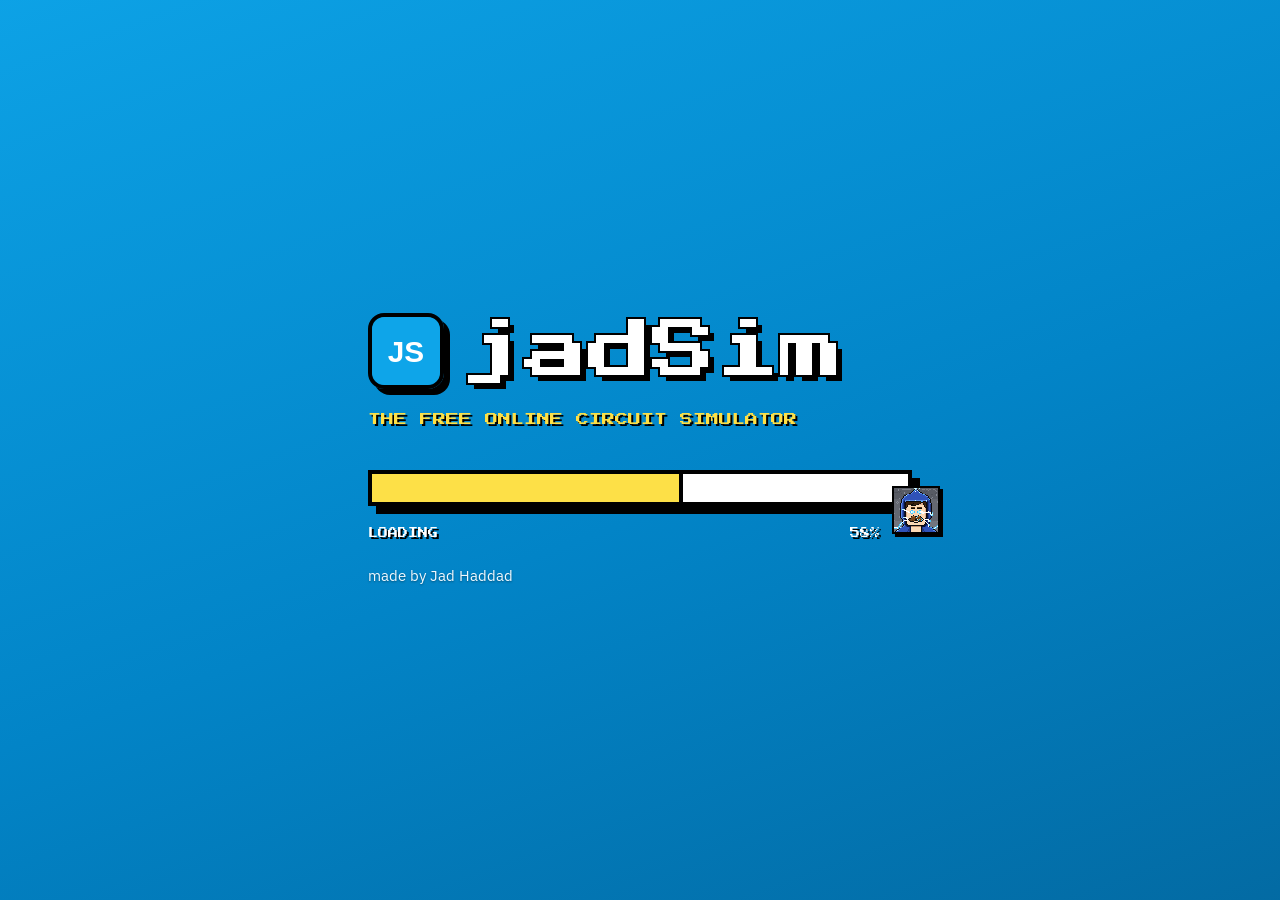
<file: jadsim/index.html>
<!doctype html>
<html lang="en">
  <head>
    <meta charset="UTF-8" />
    <link rel="icon" type="image/png" href="./favicon.png" />
    <meta name="viewport" content="width=device-width, initial-scale=1.0" />
    <title>jadSim · made by Jad Haddad</title>
    <meta name="description" content="jadSim: a circuit simulator in the browser, made by Jad Haddad." />
    <meta property="og:type" content="website" />
    <meta property="og:site_name" content="Jad Haddad" />
    <meta property="og:title" content="jadSim · the free online circuit simulator" />
    <meta property="og:description" content="A circuit simulator that runs in your browser, made by Jad Haddad." />
    <meta property="og:url" content="https://www.jad-haddad.com/jadsim/" />
    <meta property="og:image" content="https://www.jad-haddad.com/jadsim/og-image.png?v=1" />
    <meta property="og:image:secure_url" content="https://www.jad-haddad.com/jadsim/og-image.png?v=1" />
    <meta property="og:image:type" content="image/png" />
    <meta property="og:image:width" content="1200" />
    <meta property="og:image:height" content="630" />
    <meta property="og:image:alt" content="jadSim, the free online circuit simulator, made by Jad Haddad" />
    <meta name="twitter:card" content="summary_large_image" />
    <meta name="twitter:title" content="jadSim · the free online circuit simulator" />
    <meta name="twitter:description" content="A circuit simulator that runs in your browser, made by Jad Haddad." />
    <meta name="twitter:image" content="https://www.jad-haddad.com/jadsim/og-image.png?v=1" />
    <script>
      // Apply the saved (or system) theme before the first paint, so dark mode never flashes white.
      try {
        var saved = localStorage.getItem('jadsim-theme');
        var dark = saved ? saved === 'dark' : matchMedia('(prefers-color-scheme: dark)').matches;
        if (dark) document.documentElement.classList.add('dark');
      } catch (e) {}
    </script>
    <script type="module" crossorigin src="./assets/index-BvW4fHUF.js"></script>
    <link rel="stylesheet" crossorigin href="./assets/index-B0g39QPf.css">
    <link rel="preload" as="image" href="./assets/jad-thumbs-BeWxXW-W.png">
  </head>
  <body>
    <div id="root"></div>
  </body>
</html>
</file>
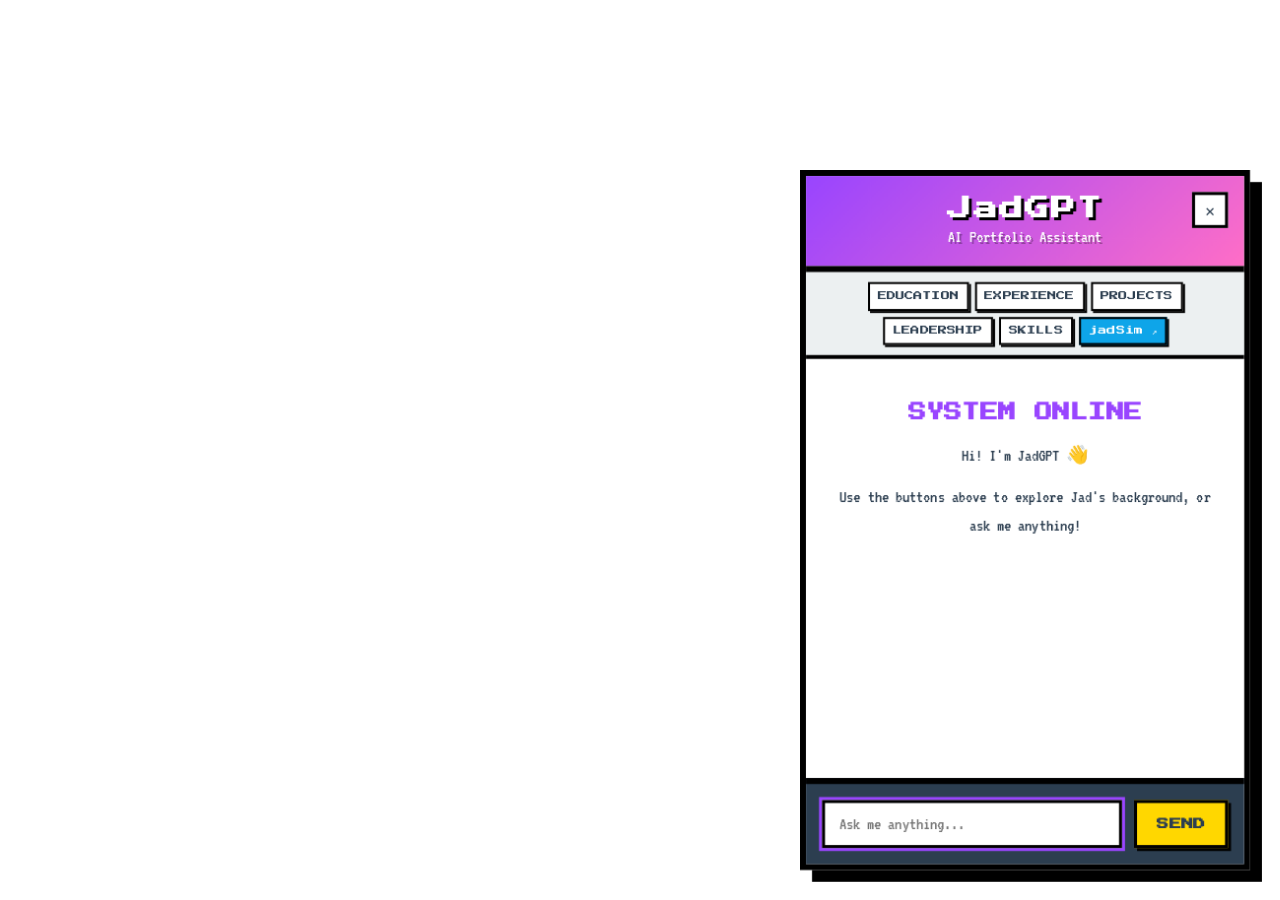
<file: jadgpt-chatbot.html>
<!DOCTYPE html>
<html lang="en">
<head>
    <meta charset="UTF-8">
    <meta name="viewport" content="width=device-width, initial-scale=1.0">
    <title>JadGPT - AI Assistant</title>
    <link rel="preconnect" href="https://fonts.googleapis.com">
    <link rel="preconnect" href="https://fonts.gstatic.com" crossorigin>
    <link href="https://fonts.googleapis.com/css2?family=Press+Start+2P&family=VT323&display=swap" rel="stylesheet">
    <style>
        * {
            margin: 0;
            padding: 0;
            box-sizing: border-box;
        }

        :root {
            --primary-purple: #9945FF;
            --accent-pink: #FF6EC7;
            --accent-yellow: #FFD700;
            --dark-navy: #2C3E50;
            --darker-navy: #1a252f;
            --bg-light: #ecf0f1;
            --text-dark: #2c3e50;
            --text-light: #ecf0f1;
            --border-thick: #000;
            --success: #00ff41;
        }

        body {
            font-family: 'VT323', monospace;
            background: transparent;
            color: var(--text-dark);
            margin: 0;
            padding: 0;
        }

        /* Chat Container */
        .chat-container {
            width: 100%;
            max-width: 450px;
            height: 700px;
            max-height: calc(100vh - 42px);
            background: white;
            border: 6px solid var(--border-thick);
            box-shadow: 12px 12px 0px var(--border-thick);
            display: flex;
            flex-direction: column;
            position: fixed;
            bottom: 30px;
            right: 30px;
            z-index: 9998;
            transform-origin: bottom right;
            animation: expandFromButton 0.38s cubic-bezier(.22, 1, .36, 1) both;
            will-change: transform, opacity;
        }

        .chat-container.closing {
            animation: collapseToButton 0.26s cubic-bezier(.55, 0, .75, .2) both;
        }

        /* Open: grow out of the JadGPT button's corner (bottom right) with a slight overshoot; close shrinks back into it.
           Starts from a small scale, not zero, and fades quickly so nothing pops or flickers. */
        @keyframes expandFromButton {
            0%   { opacity: 0; transform: scale(.12); }
            35%  { opacity: 1; }
            70%  { transform: scale(1.015); }
            100% { opacity: 1; transform: scale(1); }
        }

        @keyframes collapseToButton {
            0%   { opacity: 1; transform: scale(1); }
            65%  { opacity: 1; }
            100% { opacity: 0; transform: scale(.12); }
        }

        /* Header */
        .chat-header {
            background: linear-gradient(135deg, var(--primary-purple) 0%, var(--accent-pink) 100%);
            padding: 20px;
            border-bottom: 6px solid var(--border-thick);
            text-align: center;
            position: relative;
        }

        .chat-header h1 {
            font-family: 'Press Start 2P', monospace;
            font-size: 24px;
            color: white;
            text-shadow: 3px 3px 0px var(--border-thick);
            letter-spacing: 2px;
            margin-bottom: 8px;
        }

        .chat-header p {
            font-size: 18px;
            color: white;
            text-shadow: 2px 2px 0px rgba(0, 0, 0, 0.3);
        }

        .close-button {
            position: absolute;
            top: 16px;
            right: 16px;
            width: 36px;
            height: 36px;
            background: white;
            border: 3px solid var(--border-thick);
            cursor: pointer;
            font-family: 'Press Start 2P', monospace;
            font-size: 16px;
            display: flex;
            align-items: center;
            justify-content: center;
            transition: background 0.15s;
            color: var(--text-dark);
        }

        .close-button:hover {
            background: var(--accent-yellow);
        }

        /* Navigation Menu */
        .nav-menu {
            display: flex;
            flex-wrap: wrap;
            justify-content: center;
            gap: 6px;
            padding: 10px 12px;
            background: var(--bg-light);
            border-bottom: 4px solid var(--border-thick);
        }

        .nav-button {
            background: white;
            border: 2px solid var(--border-thick);
            padding: 6px 8px;
            font-family: 'Press Start 2P', monospace;
            font-size: 9px;
            cursor: pointer;
            transition: all 0.15s;
            box-shadow: 2px 2px 0px var(--border-thick);
            color: var(--text-dark);
            text-align: center;
            line-height: 1.4;
        }

        .nav-button:hover {
            transform: translate(-1px, -1px);
            box-shadow: 3px 3px 0px var(--border-thick);
            background: var(--accent-yellow);
        }

        .nav-button:active {
            transform: translate(1px, 1px);
            box-shadow: 1px 1px 0px var(--border-thick);
        }

        .offer-choices {
            display: flex;
            flex-wrap: wrap;
            gap: 6px;
            margin-top: 10px;
        }

        .nav-button.jadsim {
            background: #0ea5e9;
            color: white;
        }

        .nav-button.active {
            background: var(--primary-purple);
            color: white;
        }

        /* Sub Menu */
        .sub-menu {
            display: none;
            flex-wrap: wrap;
            gap: 6px;
            padding: 8px 12px;
            background: rgba(153, 69, 255, 0.1);
            border-bottom: 4px solid var(--border-thick);
        }

        .sub-menu.active {
            display: flex;
        }

        .sub-menu-button {
            background: white;
            border: 2px solid var(--border-thick);
            padding: 3px 8px;
            font-family: 'VT323', monospace;
            font-size: 16px;
            cursor: pointer;
            transition: all 0.15s;
            box-shadow: 2px 2px 0px var(--border-thick);
            color: var(--text-dark);
            text-align: left;
        }

        .sub-menu-button:hover {
            transform: translate(-1px, -1px);
            box-shadow: 3px 3px 0px var(--border-thick);
            background: var(--accent-yellow);
        }

        /* Messages Area */
        .chat-messages {
            flex: 1;
            overflow-y: auto;
            padding: 16px;
            display: flex;
            flex-direction: column;
            gap: 12px;
            background: white;
        }

        .chat-messages::-webkit-scrollbar {
            width: 10px;
        }

        .chat-messages::-webkit-scrollbar-track {
            background: var(--bg-light);
            border-left: 3px solid var(--border-thick);
        }

        .chat-messages::-webkit-scrollbar-thumb {
            background: var(--primary-purple);
            border: 2px solid var(--border-thick);
        }

        /* Message Bubbles */
        .message {
            display: flex;
            gap: 12px;
            animation: messageSlide 0.2s ease-out;
            max-width: 90%;
        }

        @keyframes messageSlide {
            from { opacity: 0; transform: translateY(10px); }
            to { opacity: 1; transform: translateY(0); }
        }

        .message.user {
            align-self: flex-end;
            flex-direction: row-reverse;
        }

        .message-avatar {
            width: 40px;
            height: 40px;
            min-width: 40px;
            border: 3px solid var(--border-thick);
            display: flex;
            align-items: center;
            justify-content: center;
            font-family: 'Press Start 2P', monospace;
            font-size: 16px;
            background: white;
            box-shadow: 3px 3px 0px var(--border-thick);
        }

        .message.user .message-avatar {
            background: var(--accent-yellow);
            color: var(--text-dark);
        }

        .message.assistant .message-avatar {
            background-color: var(--primary-purple);
            background-image: url('/images/AI_pixel_floating-sm.png');
            background-repeat: no-repeat;
            background-position: center;
            background-size: contain;
            color: transparent;
        }

        .message-content {
            background: white;
            padding: 12px 14px;
            border: 3px solid var(--border-thick);
            box-shadow: 3px 3px 0px var(--border-thick);
            font-size: 18px;
            line-height: 1.5;
        }

        .message.user .message-content {
            background: var(--bg-light);
        }

        /* Typing Indicator */
        .typing-indicator {
            display: flex;
            gap: 8px;
            padding: 12px;
        }

        .typing-dot {
            width: 10px;
            height: 10px;
            background: var(--primary-purple);
            border: 2px solid var(--border-thick);
            animation: typing 1.2s infinite;
        }

        .typing-dot:nth-child(2) { animation-delay: 0.15s; }
        .typing-dot:nth-child(3) { animation-delay: 0.3s; }

        @keyframes typing {
            0%, 60%, 100% { transform: translateY(0); }
            30% { transform: translateY(-10px); }
        }

        /* Input Area */
        .chat-input-container {
            padding: 16px;
            background: var(--dark-navy);
            border-top: 6px solid var(--border-thick);
            display: flex;
            gap: 12px;
        }

        .chat-input {
            flex: 1;
            background: white;
            border: 3px solid var(--border-thick);
            padding: 12px 14px;
            color: var(--text-dark);
            font-family: 'VT323', monospace;
            font-size: 18px;
            outline: none;
        }

        .chat-input:focus {
            box-shadow: 0 0 0 3px var(--primary-purple);
        }

        .send-button {
            background: var(--accent-yellow);
            border: 3px solid var(--border-thick);
            color: var(--text-dark);
            padding: 12px 20px;
            font-family: 'Press Start 2P', monospace;
            font-size: 12px;
            cursor: pointer;
            transition: all 0.15s;
            box-shadow: 3px 3px 0px var(--border-thick);
            font-weight: bold;
        }

        .send-button:hover:not(:disabled) {
            transform: translate(-2px, -2px);
            box-shadow: 5px 5px 0px var(--border-thick);
            background: var(--primary-purple);
            color: white;
        }

        .send-button:active:not(:disabled) {
            transform: translate(1px, 1px);
            box-shadow: 2px 2px 0px var(--border-thick);
        }

        .send-button:disabled {
            opacity: 0.5;
            cursor: not-allowed;
        }

        /* Welcome Message */
        .welcome-message {
            text-align: center;
            padding: 24px 16px;
        }

        .welcome-message h2 {
            font-family: 'Press Start 2P', monospace;
            font-size: 18px;
            margin-bottom: 16px;
            color: var(--primary-purple);
            line-height: 1.5;
        }

        .welcome-message p {
            font-size: 18px;
            line-height: 1.6;
            margin-bottom: 12px;
            color: var(--text-dark);
        }

        /* Error Message */
        .error-message {
            background: #ffebee;
            border: 3px solid #c62828;
            padding: 12px;
            margin: 12px 0;
            font-size: 16px;
            color: #c62828;
            box-shadow: 3px 3px 0px var(--border-thick);
        }

        /* Phone layout: switched on by the parent page (the iframe itself is narrow on desktop too) */
        body.m {
            .chat-container {
                width: calc(100vw - 20px);
                height: calc(100vh - 20px);
                max-width: calc(100vw - 20px);
                bottom: 10px;
                right: 10px;
                border: 4px solid var(--border-thick);
                box-shadow: 8px 8px 0px var(--border-thick);
            }

            .chat-header {
                padding: 16px;
            }

            .chat-header h1 {
                font-size: 18px;
            }

            .chat-header p {
                font-size: 14px;
            }

            .nav-menu {
                gap: 5px;
                padding: 8px;
            }

            .nav-button {
                font-size: 8px;
                padding: 6px 7px;
            }

            .sub-menu-button {
                font-size: 15px;
            }

            .message-content {
                font-size: 16px;
            }

            .send-button {
                padding: 12px 16px;
                font-size: 10px;
            }
        }

        /* Hidden class */
        .hidden {
            display: none !important;
        }
    </style>
</head>
<body>
    <div class="chat-container" id="chatContainer" style="display: none;">
        <div class="chat-header">
            <button class="close-button" id="closeButton" onclick="closeChat()">✕</button>
            <h1>JadGPT</h1>
            <p>AI Portfolio Assistant</p>
        </div>

        <!-- Navigation Menu -->
        <div class="nav-menu">
            <button class="nav-button" onclick="handleNavClick('education', event)">EDUCATION</button>
            <button class="nav-button" onclick="handleNavClick('experience', event)">EXPERIENCE</button>
            <button class="nav-button" onclick="handleNavClick('projects', event)">PROJECTS</button>
            <button class="nav-button" onclick="handleNavClick('leadership', event)">LEADERSHIP</button>
            <button class="nav-button" onclick="handleNavClick('skills', event)">SKILLS</button>
            <button class="nav-button jadsim" onclick="openJadSim()">jadSim ↗</button>
        </div>

        <!-- Sub Menus -->
        <div class="sub-menu" id="experienceSubMenu">
            <button class="sub-menu-button" onclick="askAbout('Tell me about ZKK Consulting')">ZKK Consulting</button>
            <button class="sub-menu-button" onclick="askAbout('Tell me about Oncor')">Oncor Electric Delivery</button>
        </div>

        <div class="sub-menu" id="projectsSubMenu">
            <button class="sub-menu-button" onclick="askAbout('Tell me about Vyrex')">Vyrex</button>
            <button class="sub-menu-button" onclick="askAbout('Tell me about Smart Table Solutions')">Smart Table Solutions</button>
            <button class="sub-menu-button" onclick="askAbout('Tell me about SoilSense')">SoilSense</button>
            <button class="sub-menu-button" onclick="askAbout('Tell me about the Wi-Fi Desk Buddy')">Wi-Fi Desk Buddy</button>
        </div>

        <div class="sub-menu" id="leadershipSubMenu">
            <button class="sub-menu-button" onclick="askAbout('Tell me about IEEE-TAMU')">Institute of Electrical and Electronics Engineers</button>
            <button class="sub-menu-button" onclick="askAbout('Tell me about FEAST')">Freshmen Exemplifying Aggie Spirit Together</button>
            <button class="sub-menu-button" onclick="askAbout('Tell me about PAID')">Professional Association of Industrial Distribution</button>
        </div>

        <div class="chat-messages" id="chatMessages">
            <div class="welcome-message">
                <h2>SYSTEM ONLINE</h2>
                <p>Hi! I'm JadGPT 👋</p>
                <p>Use the buttons above to explore Jad's background, or ask me anything!</p>
            </div>
        </div>

        <div class="chat-input-container">
            <input 
                type="text" 
                class="chat-input" 
                id="userInput" 
                placeholder="Ask me anything..."
                onkeypress="handleKeyPress(event)"
            >
            <button class="send-button" id="sendButton" onclick="sendMessage()">SEND</button>
        </div>
    </div>

    <script>

        
        // ============================================
        // ANALYTICS CONFIGURATION
        // ============================================
        // Replace this URL with your Google Apps Script web app URL
        const ANALYTICS_URL = 'https://script.google.com/macros/s/AKfycbzFl5QQslMwUgJzKGL3icLkDIABxUh3XKSliwAcE49QMsb38ZhF1Rx9eZWIQMdLG9prGw/exec';
        
        // Generate a unique session ID for this chat session
        const SESSION_ID = Date.now() + '_' + Math.random().toString(36).substr(2, 9);

        // Function to log conversation to Google Sheets
        async function logConversation(question, answer) {
            try {
                await fetch(ANALYTICS_URL, {
                    method: 'POST',
                    mode: 'no-cors', // Important for Google Apps Script
                    headers: {
                        'Content-Type': 'application/json',
                    },
                    body: JSON.stringify({
                        question: question,
                        answer: answer,
                        sessionId: SESSION_ID,
                        timestamp: new Date().toISOString()
                    })
                });
                console.log('Analytics logged successfully');
            } catch (error) {
                console.error('Failed to log analytics:', error);
                // Don't show error to user - analytics failure shouldn't break the chat
            }
        }

        
        // ============================================

        const RESUME_DATA = `
Name: Jad Haddad
Contact: jadkh6@gmail.com | +1-972-469-0231 | linkedin.com/in/jadksrahaddad | jad-haddad.com | zkkconsulting.com/team/#jad
Status: U.S. Citizen

EDUCATION:
- Bachelor of Science in Electronic Systems Engineering at Texas A&M University
- GPA: 3.3
- Aug. 2023 - Expected Graduation December 2027
- Relevant Coursework: Analog & Digital Electronics, Circuit Analysis, Microcontroller Architecture, Embedded Systems Software, Electronic Instrumentation, Electronics Testing, Electromagnetics & High-Frequency Systems, Power Systems & Circuits, Wireless Transmission Systems

WORK EXPERIENCE:

1. ZKK Consulting LLC - Co-Founder, Technical & Patent Research Lead (Aug. 2026 - Present)
   - Dallas-Fort Worth Metroplex, Texas
   - Co-founded an engineering research firm and built its technical practice spanning electronics, embedded systems, connected products, component and supply-chain landscapes, patent landscapes, and certification pathways, generating ~$15,000 within the first month of operation
   - Directs patent and prior-art research for clients across medical devices, electronics, and engineering-led hardware, mapping up to 15 patents in a single landscape across technical features, ownership, and status
   - Builds bottom-up TAM, SAM, and SOM models and competitive teardown analyses, translating component cost, supplier availability, and FCC and FDA certification pathways into a defensible market-entry cost and risk picture
   - ZKK Consulting is a market research and growth consulting firm ("Research That Makes The Next Decision Clearer"); Jad owns its technology and product research

2. Oncor Electric Delivery, Glen Rose Transmission - Protection & Control Engineering Intern (May 2026 - Aug. 2026)
   - Glen Rose, Texas
   - Programmed, configured, and field-tested 80+ protective relays spanning electromechanical, solid-state, and microprocessor-based generations, supporting protection and control across 345kV and 138kV transmission substations serving the Comanche Peak Nuclear Power Plant
   - Executed secondary current-injection and insulation-resistance testing on Doble, Arbiter, and Omicron test sets, validating pickup thresholds, trip paths, and scheme operation against approved settings
   - Delivered a technical capstone on capacitor-bank theory and application, presenting to 25+ directors and senior engineers and building 4 interactive HTML/SVG simulations adopted as a company-wide standard training reference

ENGINEERING PROJECTS:

0. jadSim - browser circuit simulator (jad-haddad.com/jadsim): What do you do when a tool you used goes offline? You make your own! When online support for Multisim ended, Jad built jadSim. Lab, test, and class-approved by Texas A&M high-frequency design and electronics professors. Multisim-style, MNA + Newton-Raphson engine in TypeScript/React, op-amp models, scope, function generator, multimeter, 71 known-answer tests (all passing)

1. Vyrex - Wrist-Worn Fall-Detection Wearable (Feb. 2026 - May 2026)
   - Founder, Hardware Lead in College Station, Texas
   - Architected a compact (~30 x 25 mm) 4-layer mixed-signal PCB through revision 3.0.0 in KiCad, integrating an ESP32-C3 Mini BLE microcontroller, LSM6DSV16XTR 6-axis IMU, Li-Po charge management, USB-C power regulation, and MOSFET-driven haptics with flyback protection
   - Ran a 3-way microcontroller trade study, selecting a pre-certified MCU module that eliminated FCC 47 CFR Part 15C intentional-radiator testing, saving ~$17,000 in testing fees
   - Ran fall-detection decision trees on the LSM6DSV16XTR Machine Learning Core and built a companion BLE app that retrained detection parameters from on-device gait data
   - Drove full BOM specification and sourcing across JLCPCB's vertical supply chain

2. Smart Table Solutions - Height-Adjustable Desk Control System (May 2025 - Jul 2025)
   - Founder, Self-Employed Electronics Engineer in McKinney, Texas
   - Engineered and sold an STM32-based motor-controlled table, generating ~$2,400 across 8 customer units at a 100% on-time fulfillment rate
   - Designed a 12VDC H-bridge motor driver with overcurrent protection, low-pass gate filtering, and closed-loop PWM speed control, validated in LTspice before board bring-up
   - Laid out a modular KiCad PCB with expansion interfaces, programmed the firmware, and co-developed the enclosure in Solid Edge

3. SoilSense - Automated Irrigation Controller (Apr 2025 - Jul 2025)
   - Personal Project in McKinney, Texas
   - Built an Arduino Uno R3 irrigation controller in C++ with capacitive soil-moisture sensing, two-channel N-MOSFET pump switching, ultrasonic reservoir-level monitoring, and LED dry-run alerting
   - Ran independently for 9+ months intervention- and failure-free

4. Wi-Fi Desk Buddy - Clock & Pomodoro Timer (Dec 2024 - Feb 2025)
   - Personal Project in College Station, Texas
   - Built a Wi-Fi-synced LED clock on Raspberry Pi Pico 2 W using NTP for automatic time correction
   - Implemented 12/24-hour formats and RGB color control, plus a Pomodoro focus timer with visual alerts
   - Programmed the MicroPython firmware for wireless connectivity and real-time updates

LEADERSHIP & INVOLVEMENT:

- IEEE-TAMU Member (Dec 2025 - Present)
  * Applied workshop skills in Keil µVision and KiCad to personal projects
  * Participate in technical seminars, design competitions, and networking events

- FEAST Mentor (Aug 2023 - Present)
  * Mentored 5 freshmen through academic, social, and organizational integration
  * Coordinated event logistics and $8,000 semester budget for 96 peers

- PAID Member (Dec 2025 - Present)
  * Explore industrial distribution and supply chain principles
  * Engage in workshops and networking events, applying that lens to component sourcing and BOM cost work

TECHNICAL SKILLS:
- Microcontrollers: STM32, Arduino, Raspberry Pi Pico, ESP32
- PCB Design: KiCad schematic capture and multilayer PCB layout
- Electronics: Analog/Digital (ADC/DAC, PWM), Interfaces (UART, I2C, SPI, GPIO), motor drive and H-bridge design, power management and Li-Po charging, sensor integration
- Firmware: BLE, edge machine learning, low-power and deep-sleep design
- Power / Protection: SEL and Basler protective relays, AcSELerator QuickSet, relay configuration and testing (Doble, Arbiter, Omicron), capacitor-bank and transformer protection, ANSI device numbers
- Programming: C/C++, Python, Bash, JavaScript, ARM Assembly, Java, HTML, MATLAB, Verilog
- Research: patent and prior-art research, BOM development and sourcing, TAM/SAM/SOM market modeling, competitive teardown analysis
- Software: KiCad, LTspice/Multisim, Solid Edge, Keil µVision, STM32CubeIDE/CubeProgrammer, Arduino IDE, ProjectWise, Wireshark, Quartus, Cisco Packet Tracer, Inkscape, Vite/Vitest, VS Code, Git/GitHub, Excel
- Web: TypeScript/React, CSS/Tailwind, Node.js/npm, Google Apps Script (built jadSim and this portfolio site)

CERTIFICATIONS:
- Lean Six Sigma Yellow Belt (Texas A&M)
- Cloud Computing: Core Concepts (NASBA)
`;

        const messagesContainer = document.getElementById('chatMessages');
        const userInput = document.getElementById('userInput');
        const sendButton = document.getElementById('sendButton');
        let conversationHistory = [];
        let currentSubMenu = null;

        // Configuration for widget mode
        document.body.style.background = 'transparent';

        function closeChat() {
            const container = document.getElementById('chatContainer');
            container.classList.add('closing');
            
            setTimeout(() => {
                container.style.display = 'none';
                container.classList.remove('closing');
                window.parent.postMessage('closeChat', '*');
            }, 260);
        }

        // Opened directly (not embedded in the site): show the chat straight away
        if (!/widget=true/.test(location.search)) openChat();

        // Esc closes the chat when focus is inside it
        document.addEventListener('keydown', function(event) {
            if (event.key === 'Escape') closeChat();
        });

        function openChat() {
            const container = document.getElementById('chatContainer');
            container.classList.remove('closing');
            container.style.animation = 'none';
            container.style.display = 'flex';
            void container.offsetWidth;  // restart the open animation every time
            container.style.animation = '';
        }

        window.addEventListener('message', function(event) {
            if (event.data === 'openChat' || event.data === 'openChatMobile') {
                document.body.classList.toggle('m', event.data === 'openChatMobile');
                openChat();
            } else if (event.data === 'requestClose') {
                closeChat();
            }
        });

        function handleNavClick(category, event) {
            // Hide all sub menus first
            document.querySelectorAll('.sub-menu').forEach(menu => {
                menu.classList.remove('active');
            });

            // Remove active state from all nav buttons
            document.querySelectorAll('.nav-button').forEach(btn => {
                btn.classList.remove('active');
            });

            // Handle category-specific logic
            if (category === 'projects') {
                document.getElementById('projectsSubMenu').classList.add('active');
                event.target.classList.add('active');
                currentSubMenu = 'projects';
            } else if (category === 'experience') {
                document.getElementById('experienceSubMenu').classList.add('active');
                event.target.classList.add('active');
                currentSubMenu = 'experience';
            } else if (category === 'leadership') {
                document.getElementById('leadershipSubMenu').classList.add('active');
                event.target.classList.add('active');
                currentSubMenu = 'leadership';
            } else {
                currentSubMenu = null;
                // Ask about the category directly
                if (category === 'education') {
                    askAbout('Tell me about Jad\'s education at Texas A&M');
                } else if (category === 'skills') {
                    askAbout('What are Jad\'s technical skills and certifications?');
                }
            }
        }

        function openJadSim() {
            askAbout('Tell me about jadSim');
        }

        function isJadSimQuestion(message) {
            const msg = message.toLowerCase();
            return msg.includes('jadsim') || msg.includes('simulator') || msg.includes('multisim');
        }

        // After the jadSim answer: wait a beat, then ask before sending anyone off the page
        function offerJadSim() {
            const messageDiv = document.createElement('div');
            messageDiv.className = 'message assistant';
            const avatar = document.createElement('div');
            avatar.className = 'message-avatar';
            avatar.textContent = 'J';
            const contentDiv = document.createElement('div');
            contentDiv.className = 'message-content';
            contentDiv.textContent = 'Want me to take you to jadSim so you can try it?';
            const choices = document.createElement('div');
            choices.className = 'offer-choices';
            [['Yes, take me there!', true], ['Maybe later', false]].forEach(([label, yes]) => {
                const btn = document.createElement('button');
                btn.className = 'sub-menu-button';
                btn.textContent = label;
                btn.onclick = () => {
                    // open right away, inside the click, so the browser doesn't block the new tab
                    if (yes) window.open('/jadsim/', '_blank', 'noopener');
                    choices.remove();
                    addMessage(label, true);
                    showTypingIndicator();
                    setTimeout(() => {
                        removeTypingIndicator();
                        if (yes) {
                            addMessage('Sure! I opened jadSim in a new tab for you.', false);
                        } else {
                            addMessage('No problem! It\'s always one click away with the jadSim button up top.', false);
                        }
                    }, 700);
                };
                choices.appendChild(btn);
            });
            contentDiv.appendChild(choices);
            messageDiv.appendChild(avatar);
            messageDiv.appendChild(contentDiv);
            messagesContainer.appendChild(messageDiv);
            messagesContainer.scrollTop = messagesContainer.scrollHeight;
        }

        function askAbout(question) {
            // Close all sub-menus when a question is asked
            document.querySelectorAll('.sub-menu').forEach(menu => {
                menu.classList.remove('active');
            });
            
            // Remove active state from all nav buttons
            document.querySelectorAll('.nav-button').forEach(btn => {
                btn.classList.remove('active');
            });
            
            currentSubMenu = null;
            
            userInput.value = question;
            sendMessage();
        }

        function addMessage(content, isUser) {
            const messageDiv = document.createElement('div');
            messageDiv.className = `message ${isUser ? 'user' : 'assistant'}`;
            
            const avatar = document.createElement('div');
            avatar.className = 'message-avatar';
            avatar.textContent = isUser ? 'U' : 'J';
            
            const contentDiv = document.createElement('div');
            contentDiv.className = 'message-content';
            contentDiv.textContent = content;
            
            messageDiv.appendChild(avatar);
            messageDiv.appendChild(contentDiv);
            messagesContainer.appendChild(messageDiv);
            
            messagesContainer.scrollTop = messagesContainer.scrollHeight;
        }

        function showTypingIndicator() {
            const typingDiv = document.createElement('div');
            typingDiv.className = 'message assistant';
            typingDiv.id = 'typing-indicator';
            
            const avatar = document.createElement('div');
            avatar.className = 'message-avatar';
            avatar.textContent = 'J';
            
            const contentDiv = document.createElement('div');
            contentDiv.className = 'message-content';
            
            const indicator = document.createElement('div');
            indicator.className = 'typing-indicator';
            indicator.innerHTML = '<div class="typing-dot"></div><div class="typing-dot"></div><div class="typing-dot"></div>';
            
            contentDiv.appendChild(indicator);
            typingDiv.appendChild(avatar);
            typingDiv.appendChild(contentDiv);
            messagesContainer.appendChild(typingDiv);
            
            messagesContainer.scrollTop = messagesContainer.scrollHeight;
        }

        function removeTypingIndicator() {
            const typingIndicator = document.getElementById('typing-indicator');
            if (typingIndicator) {
                typingIndicator.remove();
            }
        }

        function showError(message) {
            const errorDiv = document.createElement('div');
            errorDiv.className = 'error-message';
            errorDiv.textContent = '⚠ ' + message;
            messagesContainer.appendChild(errorDiv);
            messagesContainer.scrollTop = messagesContainer.scrollHeight;
        }

        // Simple rule-based chatbot (no API needed)
        function getAIResponse(userMessage) {
            const msg = userMessage.toLowerCase();
            
            // Education responses
            if (msg.includes('education') || msg.includes('school') || msg.includes('university') || msg.includes('texas a&m')
                || msg.includes('eset') || msg.includes('major') || msg.includes('studying') || msg.includes('study')
               ) {
                return "Jad is pursuing a Bachelor of Science in Electronic Systems Engineering at Texas A&M University with a 3.3 GPA, graduating in December 2027. His coursework includes Analog & Digital Electronics, Microcontroller Architecture, Embedded Systems Software, Electromagnetics & High-Frequency Systems, Power Systems & Circuits, and Wireless Transmission Systems!";
            }

            // ZKK Consulting
            if (msg.includes('zkk') || msg.includes('consulting') || msg.includes('co-found') || msg.includes('cofound') || msg.includes('patent') || msg.includes('research firm')) {
                return "Jad is Co-Founder and Technical & Patent Research Lead at ZKK Consulting LLC (Aug. 2026 - Present), an engineering research firm in the Dallas-Fort Worth Metroplex. He built its technical practice across electronics, embedded systems, supply-chain and patent landscapes, and certification pathways - generating ~$15,000 in the first month. He directs patent and prior-art research (mapping up to 15 patents per landscape) and builds bottom-up TAM/SAM/SOM models and competitive teardowns. Tagline: 'Research That Makes The Next Decision Clearer.'";
            }

            // Oncor
            if (msg.includes('oncor') || msg.includes('relay') || msg.includes('protection') || msg.includes('substation') || msg.includes('transmission') || msg.includes('intern')) {
                return "Jad was a Protection & Control Engineering Intern at Oncor Electric Delivery's Glen Rose Transmission group (May 2026 - Aug. 2026). He programmed, configured, and field-tested 80+ protective relays across 345kV and 138kV substations serving the Comanche Peak Nuclear Power Plant, ran current-injection and insulation-resistance testing on Doble, Arbiter, and Omicron test sets, and delivered a capacitor-bank capstone with 4 interactive HTML/SVG simulations adopted as a company-wide training reference!";
            }

            // Experience general
            if (msg.includes('experience') || msg.includes('work experience') || msg.includes('job') || msg.includes('career') || msg.includes('employ') || msg.includes('internship')) {
                return "Jad's work experience: Co-Founder & Technical/Patent Research Lead at ZKK Consulting LLC (Aug. 2026 - Present), and Protection & Control Engineering Intern at Oncor Electric Delivery (May 2026 - Aug. 2026). He also founded the engineering projects Vyrex, Smart Table Solutions, SoilSense, and the Wi-Fi Desk Buddy. Ask me about any of them!";
            }
            
            if (msg.includes ('Darian')){
                
                return "DARIAN IS FULL OF SHIT!!!";
                }
            
            // jadSim
            if (isJadSimQuestion(msg)) {
                return "What do you do when a tool you used goes offline? You make your own! When online support for Multisim ended, Jad built jadSim, a circuit simulator that runs right in your browser. It solves circuits with Modified Nodal Analysis and Newton-Raphson, handles diodes, Zeners, BJTs, MOSFETs and op-amps (down to the LM741's slew rate and bandwidth), and comes with a function generator, oscilloscope and multimeter. He ran 71 known-answer tests against it to make sure it gets the right answers, and all 71 pass. It's lab, test, and class-approved by Texas A&M high-frequency design and electronics professors.";
            }

            // Vyrex
            if (msg.includes('vyrex') || msg.includes('fall detection') || msg.includes('fall-detection') || msg.includes('wearable') || msg.includes('imu')) {
                return "Vyrex is Jad's wrist-worn fall-detection wearable (Feb. 2026 - May 2026), where he was Founder and Hardware Lead. He architected a compact ~30 x 25 mm 4-layer mixed-signal PCB through rev 3.0.0 in KiCad around an ESP32-C3 Mini BLE MCU and an LSM6DSV16XTR 6-axis IMU, with Li-Po charging, USB-C power, and MOSFET-driven haptics. A pre-certified MCU module eliminated FCC Part 15C testing (~$17,000 saved), and fall-detection decision trees run on the sensor's Machine Learning Core with a companion BLE retraining app!";
            }

            // Smart Table Solutions
            if (msg.includes('smart table') || msg.includes('standing desk') || msg.includes('h-bridge')) {
                return "Smart Table Solutions (May 2025 - Jul 2025) - Jad engineered and sold an STM32-based motor-controlled table, generating ~$2,400 across 8 customer units at 100% on-time fulfillment. He designed a 12VDC H-bridge motor driver with overcurrent protection and closed-loop PWM speed control (validated in LTspice), laid out a modular KiCad PCB, wrote the firmware, and co-developed the enclosure in Solid Edge!";
            }
            
            // SoilSense
            if (msg.includes('soilsense') || msg.includes('irrigation') || msg.includes('soil')) {
                return "SoilSense is Jad's automated irrigation system built with Arduino Uno R3! It uses capacitive soil-moisture sensors, DC pump control via N-MOSFET, and ultrasonic reservoir sensing. It's kept plants alive for 9+ months automatically. Pretty neat automation!";
            }
            
            // SoilSense (early match for soil/irrigation keywords handled below too)
            if (msg.includes('desk buddy') || msg.includes('wi-fi desk') || msg.includes('wifi desk') || msg.includes('clock') || msg.includes('pomodoro')) {
                return "The Wi-Fi Desk Buddy (Dec 2024 - Feb 2025) is a Raspberry Pi Pico 2 W project: a Wi-Fi-synced LED clock using NTP for automatic time correction, with 12/24-hour formats, RGB color control, and a built-in Pomodoro focus timer with visual alerts. Jad wrote the MicroPython firmware for the wireless connectivity and real-time updates!";
            }
            
            // IEEE
            if (msg.includes('ieee')) {
                return "Jad joined IEEE-TAMU in December 2025! He applies workshop skills in Keil µVision and KiCad to personal projects and participates in technical seminars, design competitions, and networking events. Great for hands-on engineering experience!";
            }
            
            // FEAST
            if (msg.includes('feast') || msg.includes('mentor') ) {
                return "Since joining in August 2023, Jad served as a Special Events Committee member and is a current FEAST Mentor. He has mentored a total of 10 freshmen through their transition to college and coordinated events plus an $8,000 semester budget for 96 peers. Leadership and community building at its finest!";
            }
            
            // PAID
            if (msg.includes('paid') || msg.includes('industrial distribution')) {
                return "Jad joined PAID in December 2025 to explore industrial distribution and supply chain principles through workshops and networking events. Expanding beyond pure engineering!";
            }
            
            // Skills
            if (msg.includes('skill') || msg.includes('program') || msg.includes('software')) {
                return "Jad's tech stack is deep! Microcontrollers: STM32, Arduino, Raspberry Pi Pico, ESP32. PCB design and multilayer layout in KiCad, plus motor drive / H-bridge design, power management and Li-Po charging, BLE, and edge machine learning. Programming: C/C++, Python, Bash, JavaScript, ARM Assembly, Java, HTML, MATLAB, Verilog. Power & protection: SEL/Basler relays, AcSELerator QuickSet, relay testing with Doble/Arbiter/Omicron. Software: LTspice/Multisim, Solid Edge, Keil µVision, ProjectWise. Certifications: Lean Six Sigma Yellow Belt (Texas A&M) and Cloud Computing: Core Concepts (NASBA)!";
            }
            
            // Contact
            if (msg.includes('contact') || msg.includes('linkedin') || msg.includes('email') || msg.includes('phone') || msg.includes('linked') || msg.includes('reach')) {
                return "You can reach Jad at jadkh6@gmail.com, call/text +1-972-469-0231, or connect on LinkedIn at linkedin.com/in/jadksrahaddad. He's ready to chat!";
            }
            
            // Projects general
            if (msg.includes('project')) {
                return "Jad has four engineering projects: Vyrex (wrist-worn fall-detection wearable), Smart Table Solutions (STM32 motor-controlled desks), SoilSense (Arduino irrigation controller), and the Wi-Fi Desk Buddy (Raspberry Pi Pico clock + Pomodoro timer). He also built jadSim, a circuit simulator that runs in your browser. Want to know more about any of these?";
            }
            
            // Leadership general
            if (msg.includes('leadership') || msg.includes('involvement') || msg.includes('org') || msg.includes('organization')) {
                return "Jad is involved in IEEE-TAMU, FEAST mentoring, and PAID. He's passionate about helping others and building technical + leadership skills. Which organization interests you?";
            }
            
            // Greetings
            if (msg.includes('hi') || msg.includes('hello') || msg.includes('hey') || msg==('sup') ){
                return "Hey there! 👋 I'm JadGPT, here to tell you all about Jad's engineering projects, education, and experience. What would you like to know?";
            }
            
            // Default response
            return "I'm not sure how to answer that directly. For any specific questions, you can reach out to Jad via email at jadkh6@gmail.com – he'll be happy to help!";
        }

        async function sendMessage() {
            const message = userInput.value.trim();
            
            if (!message) return;

            // Remove welcome message if it exists
            const welcomeMsg = document.querySelector('.welcome-message');
            if (welcomeMsg) welcomeMsg.remove();

            addMessage(message, true);
            
            userInput.value = '';
            sendButton.disabled = true;
            userInput.disabled = true;
            
            showTypingIndicator();

            // Simulate thinking delay
            setTimeout(async () => {
                const response = getAIResponse(message);
                removeTypingIndicator();
                addMessage(response, false);
                
                // Log to analytics (non-blocking)
                logConversation(message, response);

                if (isJadSimQuestion(message)) setTimeout(offerJadSim, 1500);
                
                sendButton.disabled = false;
                userInput.disabled = false;
                userInput.focus();
            }, 800);
        }

        function handleKeyPress(event) {
            if (event.key === 'Enter') {
                sendMessage();
            }
        }

        // Auto-focus input
        setTimeout(() => {
            document.getElementById('userInput').focus();
        }, 300);
    </script>
</body>
</html>
</file>
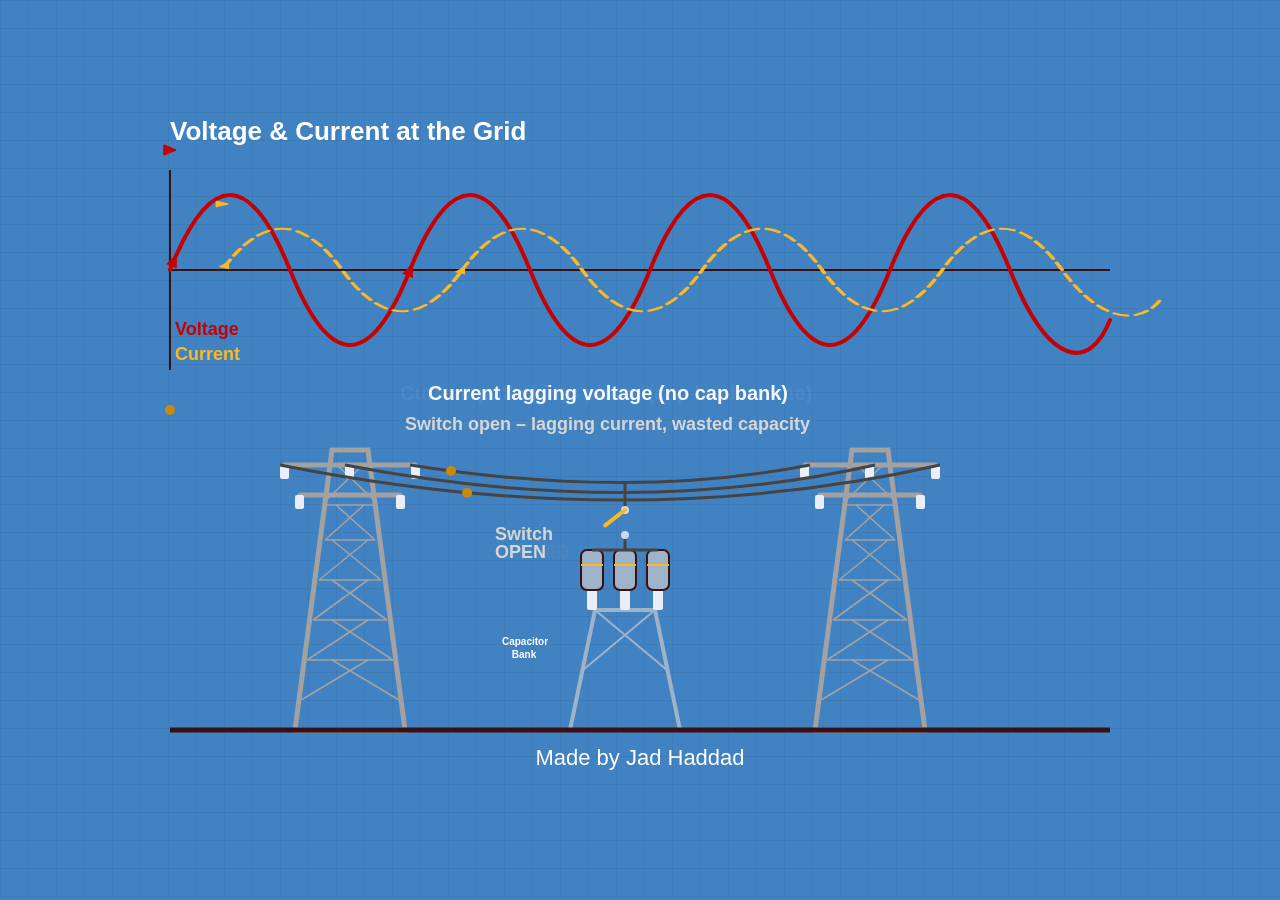
<file: images/experience/oncor/cap-bank-phase-correction.html>
<!DOCTYPE html>
<html lang="en">
<head>
<meta charset="UTF-8">
<title>Cap Bank — Phase Correction</title>
<style>
  body {
    margin: 0;
    background: #4182c3;
    background-image:
      linear-gradient(rgba(0,0,0,0.05) 1px, transparent 1px),
      linear-gradient(90deg, rgba(0,0,0,0.05) 1px, transparent 1px);
    background-size: 28px 28px;
    font-family: 'Segoe UI', Arial, sans-serif;
    color: #3a1010;
    display: flex;
    justify-content: center;
    align-items: center;
    height: 100vh;
    overflow: hidden;
  }
</style>
</head>
<body>
<svg viewBox="0 0 1060 680" style="width:98vw;height:96vh;max-width:1060px" xmlns="http://www.w3.org/2000/svg">

  <!-- shared timeline reference (all animations below use the same keyTimes so everything stays in lockstep and loops seamlessly):
       0 --- 0.05 ------------- 0.45 --- 0.55 - 0.65 ------------- 1
       off    fading IN (slow, 3.2s)      on    fading OUT (fast, 0.8s)   back to off (= state at 0, no jump) -->

  <!-- ===================== VOLTAGE / CURRENT GRAPH ===================== -->
  <g id="graph" transform="translate(60,40)">
    <text x="0" y="-10" font-size="26" font-weight="bold" fill="#FFFFFF">Voltage &amp; Current at the Grid</text>

    <!-- Axes -->
    <line x1="0" y1="120" x2="940" y2="120" stroke="#3a1010" stroke-width="2"/>
    <line x1="0" y1="20" x2="0" y2="220" stroke="#3a1010" stroke-width="2"/>
    <text x="945" y="125" font-size="16" fill="#3a1010"></text>

    <!-- Voltage wave (fixed reference, always in same place) -->
    <path id="vWave" d="M0,120 C 40,20 80,20 120,120 C 160,220 200,220 240,120
             C 280,20 320,20 360,120 C 400,220 440,220 480,120
             C 520,20 560,20 600,120 C 640,220 680,220 720,120
             C 760,20 800,20 840,120 C 880,220 920,220 940,170"
          fill="none" stroke="#c70000" stroke-width="4" stroke-linecap="round"/>
    <text x="5" y="185" font-size="18" fill="#c70000" font-weight="bold">Voltage</text>

    <!-- moving power-flow arrows riding along the voltage wave: 4 evenly-spaced, constant speed, no jump at the loop -->
    <g stroke="#c70000" fill="#c70000">
      <path d="M-6,-5 L6,0 L-6,5 Z">
        <animateMotion dur="4s" repeatCount="indefinite" rotate="auto" path="M0,120 C 40,20 80,20 120,120 C 160,220 200,220 240,120 C 280,20 320,20 360,120 C 400,220 440,220 480,120 C 520,20 560,20 600,120 C 640,220 680,220 720,120 C 760,20 800,20 840,120 C 880,220 920,220 940,170"/>
      </path>
      <path d="M-6,-5 L6,0 L-6,5 Z">
        <animateMotion dur="4s" repeatCount="indefinite" begin="1s" rotate="auto" path="M0,120 C 40,20 80,20 120,120 C 160,220 200,220 240,120 C 280,20 320,20 360,120 C 400,220 440,220 480,120 C 520,20 560,20 600,120 C 640,220 680,220 720,120 C 760,20 800,20 840,120 C 880,220 920,220 940,170"/>
      </path>
      <path d="M-6,-5 L6,0 L-6,5 Z">
        <animateMotion dur="4s" repeatCount="indefinite" begin="2s" rotate="auto" path="M0,120 C 40,20 80,20 120,120 C 160,220 200,220 240,120 C 280,20 320,20 360,120 C 400,220 440,220 480,120 C 520,20 560,20 600,120 C 640,220 680,220 720,120 C 760,20 800,20 840,120 C 880,220 920,220 940,170"/>
      </path>
      <path d="M-6,-5 L6,0 L-6,5 Z">
        <animateMotion dur="4s" repeatCount="indefinite" begin="3s" rotate="auto" path="M0,120 C 40,20 80,20 120,120 C 160,220 200,220 240,120 C 280,20 320,20 360,120 C 400,220 440,220 480,120 C 520,20 560,20 600,120 C 640,220 680,220 720,120 C 760,20 800,20 840,120 C 880,220 920,220 940,170"/>
      </path>
    </g>

    <!-- Current wave: same shape, shrunk to half amplitude around the centerline, then shifted right (lag) by an animated amount -->
    <g id="currentGroup">
      <animateTransform attributeName="transform" type="translate"
        values="55,0;55,0;0,0;0,0;55,0;55,0"
        keyTimes="0;0.05;0.45;0.55;0.65;1" dur="8s" repeatCount="indefinite" calcMode="spline"
        keySplines="0.6 0 0.2 1;0.6 0 0.2 1;0.1 0 0.3 1;0.1 0 0.3 1;0.6 0 0.2 1"/>

      <!-- static shrink: half amplitude, anchored on the y=120 centerline -->
      <g transform="translate(0,120) scale(1,0.55) translate(0,-120)">
        <path id="iWave" d="M0,120 C 40,20 80,20 120,120 C 160,220 200,220 240,120
                 C 280,20 320,20 360,120 C 400,220 440,220 480,120
                 C 520,20 560,20 600,120 C 640,220 680,220 720,120
                 C 760,20 800,20 840,120 C 880,220 920,220 940,170"
              fill="none" stroke="#FDB924" stroke-width="4" stroke-linecap="round" stroke-dasharray="14,8">
          <!-- the dashes themselves crawl along the path, not just the arrows riding on top -->
          <animate attributeName="stroke-dashoffset" values="0;-44" dur="1.6s" repeatCount="indefinite"/>
        </path>

        <!-- moving power-flow arrows riding along the current wave (same group, so they shift and shrink with it) -->
        <g stroke="#FDB924" fill="#FDB924">
          <path d="M-6,-5 L6,0 L-6,5 Z">
            <animateMotion dur="4s" repeatCount="indefinite" rotate="auto" path="M0,120 C 40,20 80,20 120,120 C 160,220 200,220 240,120 C 280,20 320,20 360,120 C 400,220 440,220 480,120 C 520,20 560,20 600,120 C 640,220 680,220 720,120 C 760,20 800,20 840,120 C 880,220 920,220 940,170"/>
          </path>
          <path d="M-6,-5 L6,0 L-6,5 Z">
            <animateMotion dur="4s" repeatCount="indefinite" begin="1s" rotate="auto" path="M0,120 C 40,20 80,20 120,120 C 160,220 200,220 240,120 C 280,20 320,20 360,120 C 400,220 440,220 480,120 C 520,20 560,20 600,120 C 640,220 680,220 720,120 C 760,20 800,20 840,120 C 880,220 920,220 940,170"/>
          </path>
          <path d="M-6,-5 L6,0 L-6,5 Z">
            <animateMotion dur="4s" repeatCount="indefinite" begin="2s" rotate="auto" path="M0,120 C 40,20 80,20 120,120 C 160,220 200,220 240,120 C 280,20 320,20 360,120 C 400,220 440,220 480,120 C 520,20 560,20 600,120 C 640,220 680,220 720,120 C 760,20 800,20 840,120 C 880,220 920,220 940,170"/>
          </path>
          <path d="M-6,-5 L6,0 L-6,5 Z">
            <animateMotion dur="4s" repeatCount="indefinite" begin="3s" rotate="auto" path="M0,120 C 40,20 80,20 120,120 C 160,220 200,220 240,120 C 280,20 320,20 360,120 C 400,220 440,220 480,120 C 520,20 560,20 600,120 C 640,220 680,220 720,120 C 760,20 800,20 840,120 C 880,220 920,220 940,170"/>
          </path>
        </g>
      </g>
    </g>
    <text x="5" y="210" font-size="18" fill="#FDB924" font-weight="bold">Current</text>

    <!-- Phase status labels — fade IN slowly, fade OUT quickly, both states bookend the loop identically -->
    <text x="258" y="250" font-size="20" font-weight="bold" fill="#FFFFFF">
      <animate attributeName="opacity" values="1;1;0;0;1;1" keyTimes="0;0.05;0.45;0.55;0.65;1"
        dur="8s" repeatCount="indefinite" calcMode="spline"
        keySplines="0.6 0 0.2 1;0.6 0 0.2 1;0.1 0 0.3 1;0.1 0 0.3 1;0.6 0 0.2 1"/>
      Current lagging voltage (no cap bank)
    </text>
    <text x="230" y="250" font-size="20" font-weight="bold" fill="#FFFFFF">
      <animate attributeName="opacity" values="0;0;1;1;0;0" keyTimes="0;0.05;0.45;0.55;0.65;1"
        dur="8s" repeatCount="indefinite" calcMode="spline"
        keySplines="0.6 0 0.2 1;0.6 0 0.2 1;0.1 0 0.3 1;0.1 0 0.3 1;0.6 0 0.2 1"/>
      Current pulled into phase (cap bank online)
    </text>
  </g>

  <!-- ===================== TRANSMISSION LINE — SELF-SUPPORTED LATTICE TOWERS ===================== -->
  <g id="powerline" transform="translate(60,300)">


    <!-- ===== reusable lattice tower (left) ===== -->
    <g id="towerLeft" transform="translate(180,0)">
      <!-- self-supporting body: tapered lattice legs -->
      <path d="M-55,320 L-18,40 L18,40 L55,320 Z" fill="none" stroke="#a3a2a2" stroke-width="5"/>
      <!-- diagonal cross-bracing (zig-zag lattice pattern) -->
      <path d="M-49,290 L18,250 M49,290 L-18,250
               M-43,250 L18,210 M43,250 L-18,210
               M-37,210 L18,170 M37,210 L-18,170
               M-31,170 L18,130 M31,170 L-18,130
               M-25,130 L14,95  M25,130 L-14,95
               M-27,93  L13,55  M27,93  L-13,55"
            fill="none" stroke="#a3a2a2" stroke-width="1.6"/>
      <!-- horizontal lattice rungs -->
      <!--<line x1="-49" y1="290" x2="49" y2="290" stroke="#cfd8ef" stroke-width="1.6"/>-->
      <line x1="-43" y1="250" x2="43" y2="250" stroke="#a3a2a2" stroke-width="1.6"/>
      <line x1="-37" y1="210" x2="37" y2="210" stroke="#a3a2a2" stroke-width="1.6"/>
      <line x1="-31" y1="170" x2="31" y2="170" stroke="#a3a2a2" stroke-width="1.6"/>
      <line x1="-24" y1="130" x2="25" y2="130" stroke="#a3a2a2" stroke-width="1.6"/>
      <line x1="-24" y1="95" x2="25" y2="95" stroke="#a3a2a2" stroke-width="1.6"/>
      <!-- crossarms -->
      <line x1="-65" y1="55" x2="65" y2="55" stroke="#a3a2a2" stroke-width="5" stroke-linecap="round"/>
      <line x1="-50" y1="85" x2="50" y2="85" stroke="#a3a2a2" stroke-width="5" stroke-linecap="round"/>
      <!-- insulators -->
      <g fill="#e9eef9">
        <rect x="-70" y="55" width="9" height="14" rx="2"/>
        <rect x="-5"  y="55" width="9" height="14" rx="2"/>
        <rect x="61"  y="55" width="9" height="14" rx="2"/>
        <rect x="-55" y="85" width="9" height="14" rx="2"/>
        <rect x="46"  y="85" width="9" height="14" rx="2"/>
      </g>
    </g>

    <!-- ===== reusable lattice tower (right), mirrored ===== -->
    <g id="towerRight" transform="translate(700,0)">
      <path d="M-55,320 L-18,40 L18,40 L55,320 Z" fill="none" stroke="#a3a2a2" stroke-width="5"/>
      <path d="M-49,290 L18,250 M49,290 L-18,250
               M-43,250 L18,210 M43,250 L-18,210
               M-37,210 L18,170 M37,210 L-18,170
               M-31,170 L18,130 M31,170 L-18,130
               M-25,130 L14,95  M25,130 L-14,95
               M-27,93  L13,55  M27,93  L-13,55"
            fill="none" stroke="#a3a2a2" stroke-width="1.6"/>
      <!--<line x1="-49" y1="290" x2="49" y2="290" stroke="#cfd8ef" stroke-width="1.6"/>-->
      <line x1="-43" y1="250" x2="43" y2="250" stroke="#a3a2a2" stroke-width="1.6"/>
      <line x1="-37" y1="210" x2="37" y2="210" stroke="#a3a2a2" stroke-width="1.6"/>
      <line x1="-31" y1="170" x2="31" y2="170" stroke="#a3a2a2" stroke-width="1.6"/>
      <line x1="-25" y1="130" x2="25" y2="130" stroke="#a3a2a2" stroke-width="1.6"/>
      <line x1="-65" y1="55" x2="65" y2="55" stroke="#a3a2a2" stroke-width="5" stroke-linecap="round"/>
      <line x1="-50" y1="85" x2="50" y2="85" stroke="#a3a2a2" stroke-width="5" stroke-linecap="round"/>
      <line x1="-24" y1="95" x2="25" y2="95" stroke="#a3a2a2" stroke-width="1.6"/>
      <g fill="#e9eef9">
        <rect x="-70" y="55" width="9" height="14" rx="2"/>
        <rect x="-5"  y="55" width="9" height="14" rx="2"/>
        <rect x="61"  y="55" width="9" height="14" rx="2"/>
        <rect x="-55" y="85" width="9" height="14" rx="2"/>
        <rect x="46"  y="85" width="9" height="14" rx="2"/>
      </g>
    </g>

    <!-- Wires sagging between the two tower crossarms -->
    <path id="wireTop" d="M110,55 Q 460,125 770,55" fill="none" stroke="#444" stroke-width="3"/>
    <path id="wireMid" d="M175,55 Q 460,110 705,55" fill="none" stroke="#444" stroke-width="3"/>
    <path id="wireBot" d="M240,55 Q 460,90 640,55" fill="none" stroke="#444" stroke-width="3"/>

    <!-- Cartoon energy pulses flowing continuously on all three wires -->
    <circle r="5" fill="#c9890a">
      <animateMotion dur="2.2s" repeatCount="indefinite" begin="0.4s" path="M110,55 Q 460,125 770,55"/>
    </circle>
    <circle r="5" fill="#c9890a">
      <animateMotion dur="2.2s" repeatCount="indefinite" begin="1.2s" path="M175,55 Q 460,110 705,55"/>
    </circle>
    <circle r="5" fill="#c9890a">
      <animateMotion dur="2.2s" repeatCount="indefinite" begin="0.8s" path="M240,55 Q 460,90 640,55"/>
    </circle>
    

    <!-- ===== Capacitor Bank structure — always present, sitting on its own steel rack ===== -->
    <g id="capbank" transform="translate(455,0)">

      <!-- steel support rack -->
      <line x1="-55" y1="320" x2="-30" y2="200" stroke="#9fb3c8" stroke-width="4"/>
      <line x1="55"  y1="320" x2="30"  y2="200" stroke="#9fb3c8" stroke-width="4"/>
      <line x1="-30" y1="200" x2="30"  y2="200" stroke="#9fb3c8" stroke-width="4"/>
      <line x1="-42" y1="260" x2="30"  y2="200" stroke="#9fb3c8" stroke-width="2"/>
      <line x1="42"  y1="260" x2="-30" y2="200" stroke="#9fb3c8" stroke-width="2"/>
      <line x1="-48" y1="320" x2="48"  y2="320" stroke="#9fb3c8" stroke-width="4"/>

      <!-- support insulators -->
      <rect x="-38" y="178" width="10" height="22" rx="2" fill="#e9eef9"/>
      <rect x="-5"  y="178" width="10" height="22" rx="2" fill="#e9eef9"/>
      <rect x="28"  y="178" width="10" height="22" rx="2" fill="#e9eef9"/>

      <!-- capacitor cans, racked side by side -->
      <g>
        <rect x="-44" y="140" width="22" height="40" rx="6" fill="#9fb3c8" stroke="#3a1010" stroke-width="2"/>
        <rect x="-11" y="140" width="22" height="40" rx="6" fill="#9fb3c8" stroke="#3a1010" stroke-width="2"/>
        <rect x="22"  y="140" width="22" height="40" rx="6" fill="#9fb3c8" stroke="#3a1010" stroke-width="2"/>
        <line x1="-44" y1="155" x2="-22" y2="155" stroke="#FDB924" stroke-width="2"/>
        <line x1="-11" y1="155" x2="11"  y2="155" stroke="#FDB924" stroke-width="2"/>
        <line x1="22"  y1="155" x2="44"  y2="155" stroke="#FDB924" stroke-width="2"/>
      </g>

      <!-- bus bar joining the cans, feeding up to the switch -->
      <line x1="-33" y1="140" x2="33" y2="140" stroke="#444" stroke-width="3"/>
      <line x1="0" y1="140" x2="0" y2="125" stroke="#444" stroke-width="3"/>

      <!-- ===== disconnect switch: fixed terminal + swinging blade ===== -->
      <!-- top fixed terminal, tied to the wire tap -->
      <line x1="0" y1="72" x2="0" y2="100" stroke="#444" stroke-width="3"/>
      <circle cx="0" cy="100" r="4" fill="#cfd8ef"/>
      <!-- bottom fixed terminal -->
      <circle cx="0" cy="125" r="4" fill="#cfd8ef"/>
      <!-- swinging blade: closed = vertical (connects), open = swung out to the side -->
      <g transform="translate(0,100)">
        <line x1="0" y1="0" x2="0" y2="25" stroke="#FDB924" stroke-width="4" stroke-linecap="round">
          <animateTransform attributeName="transform" type="rotate"
            values="55,0,0;55,0,0;0,0,0;0,0,0;55,0,0;55,0,0"
            keyTimes="0;0.05;0.45;0.55;0.65;1" dur="8s" repeatCount="indefinite" calcMode="spline"
            keySplines="0.6 0 0.2 1;0.6 0 0.2 1;0.1 0 0.3 1;0.1 0 0.3 1;0.6 0 0.2 1"/>
        </line>
      </g>

      <!-- ground symbol 
      <line x1="-15" y1="332" x2="15" y2="332" stroke="#3a1010" stroke-width="3"/>
      <line x1="-10" y1="338" x2="10" y2="338" stroke="#3a1010" stroke-width="3"/>
      <line x1="-5"  y1="344" x2="5"  y2="344" stroke="#3a1010" stroke-width="3"/>
      -->
      <text x="-100" y="235" text-anchor="middle" font-size="10" font-weight="bold" fill="#FFFFFF">
        Capacitor
      </text>
      <text x="-101" y="248" text-anchor="middle" font-size="10" font-weight="bold" fill="#FFFFFF">
        Bank
      </text>

      <!-- switch state label -->
      <text x="-80" y="140" text-anchor="left"
        font-size="18" font-weight="bold" fill="#DDDDDD">
          <tspan x="-130" dy="-10">Switch</tspan>
          <tspan x="-130" dy="18">OPEN</tspan>

        <animate attributeName="opacity"
           values="1;1;0;0;1;1"
           keyTimes="0;0.05;0.45;0.55;0.65;1"
           dur="8s"
           repeatCount="indefinite"
           calcMode="spline"
           keySplines="0.6 0 0.2 1;0.6 0 0.2 1;0.1 0 0.3 1;0.1 0 0.3 1;0.6 0 0.2 1"/>
      </text>

      <text x="-80" y="140" text-anchor="left" font-size="18" font-weight="bold" fill="#FDB924">
          <tspan x="-130" dy="-10">Switch</tspan>
          <tspan x="-130" dy="18">CLOSED</tspan>

        <animate attributeName="opacity" values="0;0;1;1;0;0" keyTimes="0;0.05;0.45;0.55;0.65;1"
          dur="8s" repeatCount="indefinite" calcMode="spline"
          keySplines="0.6 0 0.2 1;0.6 0 0.2 1;0.1 0 0.3 1;0.1 0 0.3 1;0.6 0 0.2 1"/>
      </text>
    </g>

    <!-- "Without cap bank" label — fades in slow, out fast, opposite the "with" label -->
    <text x="235" y="20" text-anchor="left" font-size="18" font-weight="bold" fill="#DDDDDD">
      <animate attributeName="opacity" values="1;1;0;0;1;1" keyTimes="0;0.05;0.45;0.55;0.65;1"
        dur="8s" repeatCount="indefinite" calcMode="spline"
        keySplines="0.6 0 0.2 1;0.6 0 0.2 1;0.1 0 0.3 1;0.1 0 0.3 1;0.6 0 0.2 1"/>
      Switch open – lagging current, wasted capacity
    </text>
    <text x="255" y="20" text-anchor="left" font-size="18" font-weight="bold" fill="#FDB924">
      <animate attributeName="opacity" values="0;0;1;1;0;0" keyTimes="0;0.05;0.45;0.55;0.65;1"
        dur="8s" repeatCount="indefinite" calcMode="spline"
        keySplines="0.6 0 0.2 1;0.6 0 0.2 1;0.1 0 0.3 1;0.1 0 0.3 1;0.6 0 0.2 1"/>
      Switch closed – current pulled into phase
    </text>
    <!-- ground -->
    <line x1="0" y1="320" x2="940" y2="320" stroke="#3a1010" stroke-width="5"/>
  </g>

  <!-- Footer -->
  <text x="530" y="655" text-anchor="middle" font-size="22" fill="#FFFFFF">
    Made by Jad Haddad
  </text>

</svg>
</body>
</html>
</file>
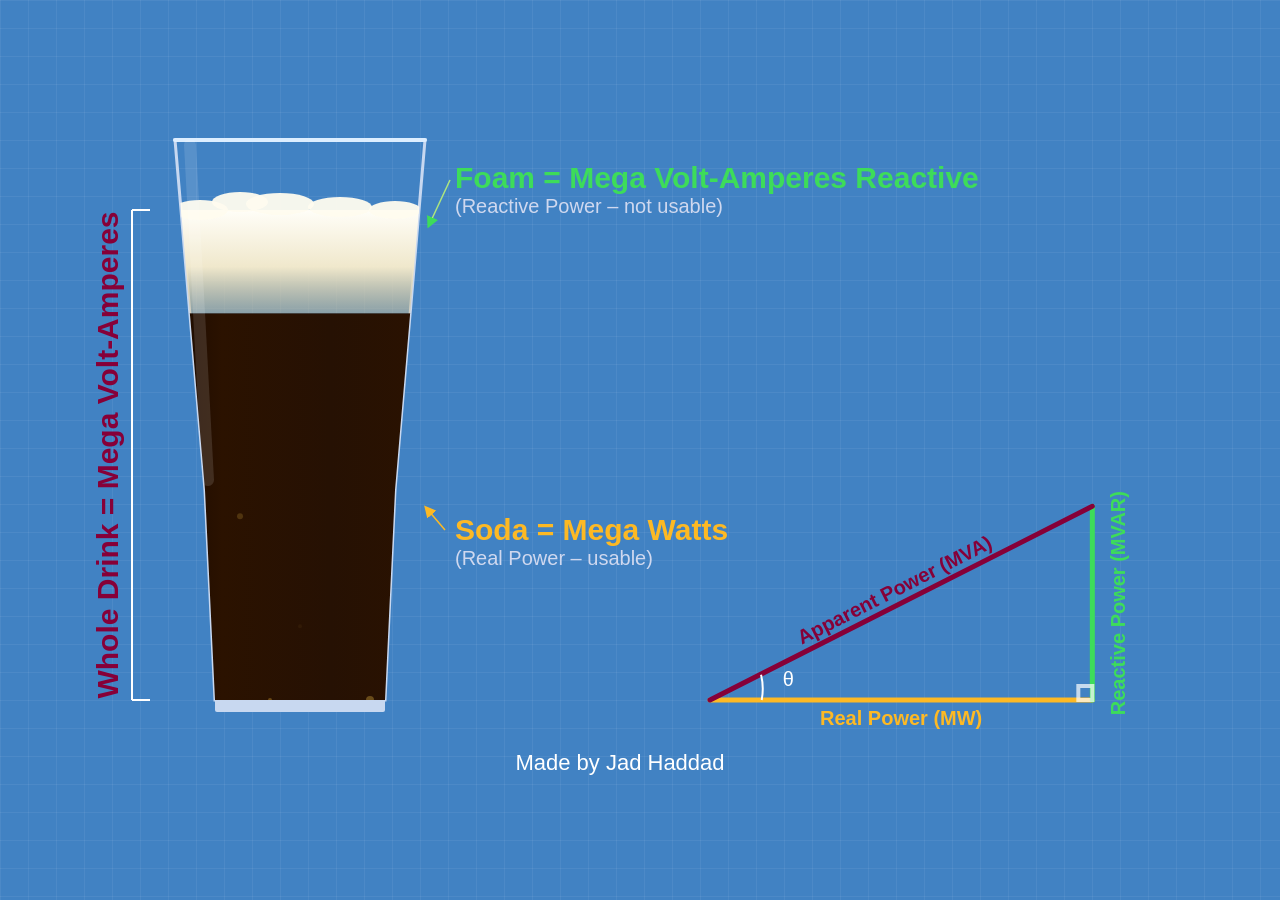
<file: images/experience/oncor/power-triangle.html>
<!DOCTYPE html>
<html lang="en">
<head>
<meta charset="UTF-8">
<title>Beer = Power Triangle</title>
<style>
  body {
    margin: 0;
    background: #4182c3;
    background-image:
      linear-gradient(rgba(255,255,255,0.06) 1px, transparent 1px),
      linear-gradient(90deg, rgba(255,255,255,0.06) 1px, transparent 1px);
    background-size: 28px 28px;
    font-family: 'Segoe UI', Arial, sans-serif;
    color: white;
    display: flex;
    justify-content: center;
    align-items: center;
    height: 100vh;
    overflow: hidden;
  }
</style>
</head>
<body>
<svg viewBox="0 0 1100 680" style="width:98vw;height:96vh;max-width:1100px" xmlns="http://www.w3.org/2000/svg">
<defs>
  <marker id="arr" markerWidth="8" markerHeight="8" refX="4" refY="4" orient="auto">
    <path d="M0,0 L8,4 L0,8 Z" fill="#3ddc5a"/>
  </marker>
  <marker id="arr-#FDB924" markerWidth="8" markerHeight="8" refX="4" refY="4" orient="auto">
    <path d="M0,0 L8,4 L0,8 Z" fill="#FDB924"/>
  </marker>

  <linearGradient id="cokeLiquidGrad" x1="0" y1="0" x2="1" y2="0">
    <stop offset="0%"   stop-color="#140700"/>
    <stop offset="20%"  stop-color="#2b1200"/>
    <stop offset="50%"  stop-color="#261103"/>
    <stop offset="80%"  stop-color="#2b1200"/>
    <stop offset="100%" stop-color="#140700"/>
</linearGradient>

  <linearGradient id="foamGrad" x1="0" y1="0" x2="0" y2="1">
    <stop offset="0%"  stop-color="#fffef8"/>
    <stop offset="55%" stop-color="#f0e8cc"/>
    <stop offset="100%" stop-color="#d4c090" stop-opacity="0.5"/>
  </linearGradient>

  <clipPath id="glassClip">
    <path d="M85,30 L335,30 L305,380 L295,590 L125,590 L115,380 Z"/>
  </clipPath>
</defs>

  <!-- ===================== PINT GLASS ===================== -->
  <g id="pint">

    <!-- Glass outline — STATIC, never animated -->
    <path d="M85,30 L335,30 L305,380 L295,590 L125,590 L115,380 Z"
          fill="none" stroke="#c8d8f0" stroke-width="3"/>
    <line x1="85" y1="30" x2="335" y2="30" stroke="#ddeeff" stroke-width="4" stroke-linecap="round"/>
    <rect x="125" y="588" width="170" height="14" rx="2" fill="#c8d8f0"/>

    <g clip-path="url(#glassClip)">

      <!-- Beer body: top edge (divider with foam) moves, total liquid level (top of foam) stays fixed -->
      <rect x="60" y="160" width="360" height="440" fill="url(#cokeLiquidGrad)">
        <animate attributeName="y"
          values="160;280;280;160;160"
          keyTimes="0;0.35;0.5;0.85;1"
          dur="7s" repeatCount="indefinite" calcMode="spline"
          keySplines="0.4 0 0.6 1;0 0 1 1;0.4 0 0.6 1;0 0 1 1"/>
      </rect>

      <!-- Bubbles -->
      <circle cx="150" cy="590" r="3" fill="rgba(255,210,80,0.45)">
        <animate attributeName="cy" values="590;30" dur="3.1s" repeatCount="indefinite"/>
        <animate attributeName="opacity" values="0;0.6;0" dur="3.1s" repeatCount="indefinite"/>
      </circle>
      <circle cx="210" cy="590" r="2" fill="rgba(255,210,80,0.35)">
        <animate attributeName="cy" values="590;30" dur="2.4s" repeatCount="indefinite" begin="0.7s"/>
        <animate attributeName="opacity" values="0;0.5;0" dur="2.4s" repeatCount="indefinite" begin="0.7s"/>
      </circle>
      <circle cx="280" cy="590" r="4" fill="rgba(255,210,80,0.3)">
        <animate attributeName="cy" values="590;30" dur="3.8s" repeatCount="indefinite" begin="1.3s"/>
        <animate attributeName="opacity" values="0;0.5;0" dur="3.8s" repeatCount="indefinite" begin="1.3s"/>
      </circle>
      <circle cx="180" cy="590" r="2" fill="rgba(255,200,60,0.3)">
        <animate attributeName="cy" values="590;30" dur="2.9s" repeatCount="indefinite" begin="2s"/>
        <animate attributeName="opacity" values="0;0.4;0" dur="2.9s" repeatCount="indefinite" begin="2s"/>
      </circle>

      <!-- Foam layer: top fixed at total liquid level, only its height (and therefore the divider) grows/shrinks -->
      <rect x="60" y="100" width="360" height="60" fill="url(#foamGrad)">
        <animate attributeName="height"
          values="60;180;180;60;60"
          keyTimes="0;0.35;0.5;0.85;1"
          dur="7s" repeatCount="indefinite" calcMode="spline"
          keySplines="0.4 0 0.6 1;0 0 1 1;0.4 0 0.6 1;0 0 1 1"/>
      </rect>

      <!-- Foam surface bumps — fixed at the (now constant) top of the liquid -->
      <g fill="rgba(255,252,240,0.95)">
        <ellipse cx="110" cy="100" rx="28" ry="10"/>
        <ellipse cx="150" cy="92" rx="28" ry="10"/>
        <ellipse cx="190" cy="94" rx="34" ry="11"/>
        <ellipse cx="250" cy="97" rx="32" ry="10"/>
        <ellipse cx="305" cy="100" rx="26" ry="9"/>
      </g>

    </g><!-- end clip -->

    <path d="M100,35 L118,370" stroke="rgba(255,255,255,0.12)" stroke-width="12" stroke-linecap="round" clip-path="url(#glassClip)"/>

    <!-- Top tick of bracket — fixed at constant total liquid level -->
    <line x1="60" y1="100" x2="42" y2="100" stroke="white" stroke-width="2"/>
    <!-- Vertical bar of bracket -->
    <line x1="42" y1="100" x2="42" y2="590" stroke="white" stroke-width="2"/>
    <!-- Bottom tick of bracket — fixed at glass base -->
    <line x1="60" y1="590" x2="42" y2="590" stroke="white" stroke-width="2"/>
    <!-- MVA label -->
    <g transform="translate(28,345)">
      <text font-size="30" fill="#860038" font-weight="bold" text-anchor="middle"
            transform="rotate(-90,0,0)">Whole Drink = Mega Volt-Amperes</text>
    </g>

    <!-- Foam label -->
    <text x="365" y="78" font-size="30" fill="#3ddc5a" font-weight="bold">Foam = Mega Volt-Amperes Reactive</text>
    <text x="365" y="103" font-size="20" fill="#cfd8ef">(Reactive Power – not usable)</text>
    <line x1="360" y1="70" x2="340" y2="113" stroke="#aee67f" stroke-width="1.5" marker-end="url(#arr)"/>

    <!-- Beer label -->
    <text x="365" y="430" font-size="30" fill="#FDB924" font-weight="bold">Soda = Mega Watts</text>
    <text x="365" y="455" font-size="20" fill="#cfd8ef">(Real Power – usable)</text>
    <line x1="355" y1="420" x2="338" y2="400" stroke="#FDB924" stroke-width="1.5" marker-end="url(#arr-#FDB924)"/>
<!--
  </g>



    <!-- True Power (horizontal, pink) -->
    <line x1="620" y1="590" x2="1060" y2="590" stroke="#FDB924" stroke-width="5" stroke-linecap="round">
      <animate attributeName="x2"
        values="1060;900;900;1060;1060"
        keyTimes="0;0.35;0.5;0.85;1" dur="7s" repeatCount="indefinite" calcMode="spline"
        keySplines="0.4 0 0.6 1;0 0 1 1;0.4 0 0.6 1;0 0 1 1"/>
    </line>
    <text text-anchor="middle" y="615" font-size="20" fill="#FDB924" font-weight="bold">
      <animateTransform attributeName="transform" type="translate"
        values="840,0;760,0;760,0;840,0;840,0"
        keyTimes="0;0.35;0.5;0.85;1" dur="7s" repeatCount="indefinite" calcMode="spline"
        keySplines="0.4 0 0.6 1;0 0 1 1;0.4 0 0.6 1;0 0 1 1"/>
      Real Power (MW)
    </text>

    <!-- Reactive Power (vertical, green) -->
    <line y1="590" stroke="#3ddc5a" stroke-width="5" stroke-linecap="round">
      <animate attributeName="x1" values="1060;900;900;1060;1060"
        keyTimes="0;0.35;0.5;0.85;1" dur="7s" repeatCount="indefinite" calcMode="spline"
        keySplines="0.4 0 0.6 1;0 0 1 1;0.4 0 0.6 1;0 0 1 1"/>
      <animate attributeName="x2" values="1060;900;900;1060;1060"
        keyTimes="0;0.35;0.5;0.85;1" dur="7s" repeatCount="indefinite" calcMode="spline"
        keySplines="0.4 0 0.6 1;0 0 1 1;0.4 0 0.6 1;0 0 1 1"/>
      <animate attributeName="y2" values="490;230;230;490;490"
        keyTimes="0;0.35;0.5;0.85;1" dur="7s" repeatCount="indefinite" calcMode="spline"
        keySplines="0.4 0 0.6 1;0 0 1 1;0.4 0 0.6 1;0 0 1 1"/>
    </line>

    <!--
      Reactive Power label shifted 28px further right.
      State A: line x=1060, midpoint y=540 → pivot (1102, 540)
      State B: line x=900,  midpoint y=410 → pivot (942, 410)
    -->
    <text font-size="20" fill="#3ddc5a" font-weight="bold" text-anchor="middle" dominant-baseline="auto">
      <animateTransform attributeName="transform" type="rotate"
        values="-90,1102,540;-90,942,410;-90,942,410;-90,1102,540;-90,1102,540"
        keyTimes="0;0.35;0.5;0.85;1" dur="7s" repeatCount="indefinite" calcMode="spline"
        keySplines="0.4 0 0.6 1;0 0 1 1;0.4 0 0.6 1;0 0 1 1"
        additive="replace"/>
      <animateTransform attributeName="transform" type="translate"
        values="1102,525;942,410;942,410;1102,525;1102,525"
        keyTimes="0;0.35;0.5;0.85;1" dur="7s" repeatCount="indefinite" calcMode="spline"
        keySplines="0.4 0 0.6 1;0 0 1 1;0.4 0 0.6 1;0 0 1 1"
        additive="sum"/>
      Reactive Power (MVAR)
    </text>
    
    Apparent Power (hypotenuse, orange)
    <line x1="620" y1="590" stroke="#860038" stroke-width="5" stroke-linecap="round">
      <animate attributeName="x2" values="1060;900;900;1060;1060"
        keyTimes="0;0.35;0.5;0.85;1" dur="7s" repeatCount="indefinite" calcMode="spline"
        keySplines="0.4 0 0.6 1;0 0 1 1;0.4 0 0.6 1;0 0 1 1"/>
      <animate attributeName="y2" values="490;230;230;490;490"
        keyTimes="0;0.35;0.5;0.85;1" dur="7s" repeatCount="indefinite" calcMode="spline"
        keySplines="0.4 0 0.6 1;0 0 1 1;0.4 0 0.6 1;0 0 1 1"/>
    </line>

    <!-- Apparent Power label on hypotenuse -->
    <g>
      <animateTransform attributeName="transform" type="translate"
        values="840,540;760,410;760,410;840,540;840,540"
        keyTimes="0;0.35;0.5;0.85;1" dur="7s" repeatCount="indefinite" calcMode="spline"
        keySplines="0.4 0 0.6 1;0 0 1 1;0.4 0 0.6 1;0 0 1 1"/>
      <text font-size="20" fill="#860038" font-weight="bold" text-anchor="middle" dominant-baseline="auto" y="-8">
        <animateTransform attributeName="transform" type="rotate"
          values="-12.8,0,0;-52.1,0,0;-52.1,0,0;-12.8,0,0;-12.8,0,0"
          keyTimes="0;0.35;0.5;0.85;1" dur="7s" repeatCount="indefinite" calcMode="spline"
          keySplines="0.4 0 0.6 1;0 0 1 1;0.4 0 0.6 1;0 0 1 1"/>
        Apparent Power (MVA)
      </text>
    </g>

    <!-- θ arc -->
    <path fill="none" stroke="white" stroke-width="2">
      <animate attributeName="d"
        values="M 680,590 A60,60 0 0,0 679,577;
                M 657,590 A60,60 0 0,0 657,543;
                M 657,590 A60,60 0 0,0 657,543;
                M 680,590 A60,60 0 0,0 679,577;
                M 680,590 A60,60 0 0,0 679,577"
        keyTimes="0;0.35;0.5;0.85;1" dur="7s" repeatCount="indefinite" calcMode="spline"
        keySplines="0.4 0 0.6 1;0 0 1 1;0.4 0 0.6 1;0 0 1 1"/>
    </path>
    <text font-size="20" fill="white">
      <animateTransform attributeName="transform" type="translate"
        values="700,585;680,560;680,560;700,585;700,585"
        keyTimes="0;0.35;0.5;0.85;1" dur="7s" repeatCount="indefinite" calcMode="spline"
        keySplines="0.4 0 0.6 1;0 0 1 1;0.4 0 0.6 1;0 0 1 1"/>
      θ
    </text>

    <!-- Right-angle marker -->
    <rect width="14" height="14" fill="none" stroke="rgba(255,255,255,0.7)" stroke-width="4">
      <animate attributeName="x" values="1046;886;886;1046;1046"
        keyTimes="0;0.35;0.5;0.85;1" dur="7s" repeatCount="indefinite" calcMode="spline"
        keySplines="0.4 0 0.6 1;0 0 1 1;0.4 0 0.6 1;0 0 1 1"/>
      <animate attributeName="y" values="576;576;576;576;576" dur="7s" repeatCount="indefinite"/>
    </rect>
    

  </g>

  <!-- Footer -->
  <text x="530" y="660" text-anchor="middle" font-size="22" fill="#FFFFFF">
    Made by Jad Haddad
  </text>

</svg>
</body>
</html>
</file>
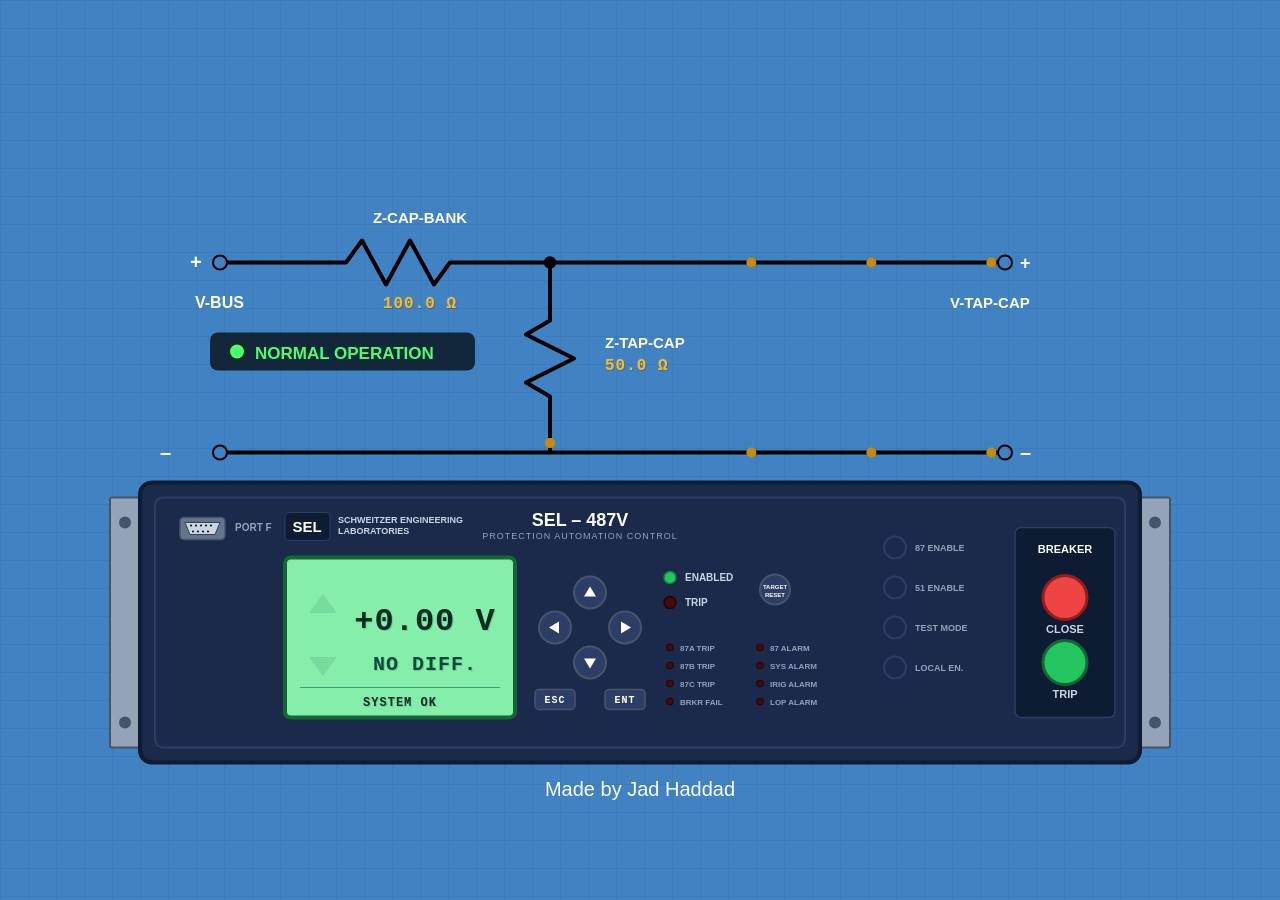
<file: images/experience/oncor/sel-487v-sensing.html>
<!DOCTYPE html>
<html lang="en">
<head>
<meta charset="UTF-8">
<title>Cap Bank — Sensing Circuit with SEL-487V</title>
<style>
  body {
    margin: 0;
    background: #4182c3;
    background-image:
      linear-gradient(rgba(0,0,0,0.05) 1px, transparent 1px),
      linear-gradient(90deg, rgba(0,0,0,0.05) 1px, transparent 1px);
    background-size: 28px 28px;
    font-family: 'Segoe UI', Arial, sans-serif;
    color: #3a1010;
    display: flex;
    justify-content: center;
    align-items: center;
    height: 100vh;
    overflow: hidden;
  }
  .lcd-text {
    font-family: 'Courier New', Courier, monospace;
    font-weight: 900;
    letter-spacing: 1px;
    /* Simulate retro LCD dot-matrix pixelated look */
    text-shadow: 
      1px 1px 0px rgba(0, 0, 0, 0.15),
      -1px -1px 0px rgba(255, 255, 255, 0.05);
  }
</style>
</head>
<body>
<svg viewBox="0 0 1200 725" style="width:98vw;height:96vh;max-width:1200px" xmlns="http://www.w3.org/2000/svg">

  <g id="schematic" transform="translate(0,85)">

    <text x="150" y="96" font-size="20" font-weight="bold" fill="#FFFFFF">+</text>
    <circle cx="180" cy="90" r="7" fill="none" stroke="#000000" stroke-width="2"/>
    <text x="155" y="135" font-size="16" font-weight="bold" fill="#FFFFFF">V-BUS</text>
    <line x1="187" y1="90" x2="290" y2="90" stroke="#000000" stroke-width="4"/>

    <path id="zcapZigzag" d="M290,90 L306,90 L322,68 L346,112 L370,68 L394,112 L410,90 L470,90"
          fill="none" stroke="#3a1010" stroke-width="4" stroke-linecap="round" stroke-linejoin="round"/>
    <text x="380" y="50" text-anchor="middle" font-size="15" font-weight="bold" fill="#FFFFFF">Z-CAP-BANK</text>
    <text id="zcapText" class="lcd-text" x="380" y="135" text-anchor="middle" font-size="16" font-weight="bold" fill="#FDB924">100.0 Ω</text>

    <circle cx="510" cy="90" r="5" fill="#000000" stroke="#000000" stroke-width="2.5"/>
    <line x1="470" y1="90" x2="510" y2="90" stroke="#000000" stroke-width="4"/>
    <line x1="510" y1="90" x2="957" y2="90" stroke="#000000" stroke-width="4"/>

    <circle cx="965" cy="90" r="7" fill="none" stroke="#000000" stroke-width="2"/>
    <text x="980" y="96" font-size="18" font-weight="bold" fill="#FFFFFF">+</text>
    <text x="910" y="135" font-size="15" font-weight="bold" fill="#FFFFFF">V-TAP-CAP</text>

    <line x1="510" y1="90" x2="510" y2="135" stroke="#000000" stroke-width="4"/>
    <path id="ztapZigzag" d="M510,135 L510,148 L486,162 L534,186 L486,210 L510,224 L510,235"
          fill="none" stroke="#3a1010" stroke-width="4" stroke-linecap="round" stroke-linejoin="round"/>
    <line x1="510" y1="235" x2="510" y2="280" stroke="#000000" stroke-width="4"/>
    <text x="565" y="175" font-size="15" font-weight="bold" fill="#FFFFFF">Z-TAP-CAP</text>
    <text id="ztapText" class="lcd-text" x="565" y="197" font-size="16" font-weight="bold" fill="#FDB924">50.0 Ω</text>

    <line x1="187" y1="280" x2="957" y2="280" stroke="#000000" stroke-width="4"/>
    <circle cx="180" cy="280" r="7" fill="none" stroke="#000000" stroke-width="2"/>
    <text x="120" y="286" font-size="20" font-weight="bold" fill="#FFFFFF">–</text>
    <circle cx="965" cy="280" r="7" fill="none" stroke="#000000" stroke-width="2"/>
    <text x="980" y="286" font-size="20" font-weight="bold" fill="#FFFFFF">–</text>
  </g>

  <g transform="translate(0, 355)">
    <rect x="170" y="-110" width="265" height="38" rx="8" fill="rgba(0,0,0,0.7)" />
    <circle id="statusLED" cx="197" cy="-91" r="8" fill="#4CFF6E" stroke="#1a2b1a" stroke-width="2"/>
    <text id="phaseLabel" x="215" y="-84" font-size="17" font-weight="bold" fill="#4CFF6E">NORMAL OPERATION</text>
  </g>

  <g id="selRelay" transform="translate(100, 395)">
    <rect x="-30" y="15" width="30" height="250" fill="#94a3b8" rx="2" stroke="#475569" stroke-width="2"/>
    <rect x="1000" y="15" width="30" height="250" fill="#94a3b8" rx="2" stroke="#475569" stroke-width="2"/>
    <circle cx="-15" cy="40" r="6" fill="#475569" />
    <circle cx="-15" cy="240" r="6" fill="#475569" />
    <circle cx="1015" cy="40" r="6" fill="#475569" />
    <circle cx="1015" cy="240" r="6" fill="#475569" />

    <rect x="0" y="0" width="1000" height="280" rx="12" fill="#1b2a4a" stroke="#0d1b33" stroke-width="4"/>
    <rect x="15" y="15" width="970" height="250" rx="8" fill="none" stroke="#2c3e66" stroke-width="2"/>

    <rect x="40" y="35" width="45" height="22" rx="4" fill="#64748b" stroke="#475569" stroke-width="1.5"/>
    <polygon points="45,40 80,40 75,52 50,52" fill="#cbd5e1" stroke="#334155" stroke-width="1"/>
    <circle cx="51" cy="43" r="1" fill="#000"/><circle cx="56" cy="43" r="1" fill="#000"/><circle cx="61" cy="43" r="1" fill="#000"/><circle cx="66" cy="43" r="1" fill="#000"/><circle cx="71" cy="43" r="1" fill="#000"/>
    <circle cx="53" cy="49" r="1" fill="#000"/><circle cx="58" cy="49" r="1" fill="#000"/><circle cx="63" cy="49" r="1" fill="#000"/><circle cx="68" cy="49" r="1" fill="#000"/>
    <text x="95" y="48" font-size="10" font-weight="bold" fill="#94a3b8">PORT F</text>

    <rect x="145" y="30" width="45" height="28" rx="4" fill="#0d1b33" stroke="#2c3e66"/>
    <text x="167" y="49" text-anchor="middle" font-size="15" font-weight="bold" fill="#FFFFFF">SEL</text>
    <text x="198" y="40" font-size="9" font-weight="bold" fill="#cbd5e1">SCHWEITZER ENGINEERING</text>
    <text x="198" y="51" font-size="9" font-weight="bold" fill="#cbd5e1">LABORATORIES</text>

    <text x="440" y="43" text-anchor="middle" font-size="18" font-weight="bold" fill="#FFFFFF">SEL – 487V</text>
    <text x="440" y="56" text-anchor="middle" font-size="9" fill="#94a3b8" letter-spacing="1">PROTECTION AUTOMATION CONTROL</text>

    <g transform="translate(145, 75)">
      <rect x="0" y="0" width="230" height="160" rx="6" fill="#86efac" stroke="#166534" stroke-width="4"/>
      <rect x="0" y="0" width="230" height="160" rx="6" fill="url(#lcdGrid)" opacity="0.25" pointer-events="none"/>
      
      <polygon id="lcdUpArrow" points="25,55 38,37 51,55" fill="#064e3b" stroke="#022c22" stroke-width="1" opacity="0.15"/>
      <polygon id="lcdDnArrow" points="25,100 38,118 51,100" fill="#064e3b" stroke="#022c22" stroke-width="1" opacity="0.15"/>

      <text id="lcdVolt" class="lcd-text" x="140" y="72" text-anchor="middle" font-size="32" fill="#022c22">+0.00 V</text>
      <text id="lcdDiff" class="lcd-text" x="140" y="112" text-anchor="middle" font-size="20" fill="#064e3b">NO DIFF.</text>
      
      <line x1="15" y1="130" x2="215" y2="130" stroke="#064e3b" stroke-width="1" opacity="0.5"/>
      <text id="lcdStatus" class="lcd-text" x="115" y="148" text-anchor="middle" font-size="12" fill="#022c22">NORMAL</text>
    </g>

    <g transform="translate(415, 145)">
      <circle cx="35" cy="-35" r="16" fill="#2c3e66" stroke="#475569" stroke-width="2"/>
      <polygon points="29,-31 35,-41 41,-31" fill="#FFFFFF"/>
      <circle cx="35" cy="35" r="16" fill="#2c3e66" stroke="#475569" stroke-width="2"/>
      <polygon points="29,31 35,41 41,31" fill="#FFFFFF"/>
      <circle cx="0" cy="0" r="16" fill="#2c3e66" stroke="#475569" stroke-width="2"/>
      <polygon points="4,-6 -6,0 4,6" fill="#FFFFFF"/>
      <circle cx="70" cy="0" r="16" fill="#2c3e66" stroke="#475569" stroke-width="2"/>
      <polygon points="66,-6 76,0 66,6" fill="#FFFFFF"/>
      
      <rect x="-20" y="62" width="40" height="20" rx="4" fill="#2c3e66" stroke="#475569" stroke-width="1.5"/>
      <text x="0" y="75" text-anchor="middle" font-size="10" font-weight="bold" fill="#FFFFFF" class="lcd-text">ESC</text>
      <rect x="50" y="62" width="40" height="20" rx="4" fill="#2c3e66" stroke="#475569" stroke-width="1.5"/>
      <text x="70" y="75" text-anchor="middle" font-size="10" font-weight="bold" fill="#FFFFFF" class="lcd-text">ENT</text>
    </g>

    <g transform="translate(515, 80)">
      <circle id="ledEnabled" cx="15" cy="15" r="6" fill="#22c55e" stroke="#15803d" stroke-width="1.5"/>
      <text x="30" y="18" font-size="10" font-weight="bold" fill="#cbd5e1">ENABLED</text>
      
      <circle id="ledTrip" cx="15" cy="40" r="6" fill="#7f1d1d" stroke="#450a0a" stroke-width="1.5"/>
      <text x="30" y="43" font-size="10" font-weight="bold" fill="#cbd5e1">TRIP</text>

      <circle cx="120" cy="27" r="15" fill="#2c3e66" stroke="#475569" stroke-width="2"/>
      <text x="120" y="26" text-anchor="middle" font-size="6" font-weight="bold" fill="#FFFFFF">TARGET</text>
      <text x="120" y="34" text-anchor="middle" font-size="6" font-weight="bold" fill="#FFFFFF">RESET</text>
    </g>

    <g transform="translate(515, 155)" font-size="8" font-weight="bold" fill="#94a3b8">
      <circle id="led87A" cx="15" cy="10" r="3.5" fill="#450a0a" stroke="#250303" stroke-width="1"/>
      <text x="25" y="13">87A TRIP</text>
      <circle id="led87B" cx="15" cy="28" r="3.5" fill="#450a0a" stroke="#250303" stroke-width="1"/>
      <text x="25" y="31">87B TRIP</text>
      <circle id="led87C" cx="15" cy="46" r="3.5" fill="#450a0a" stroke="#250303" stroke-width="1"/>
      <text x="25" y="49">87C TRIP</text>
      <circle id="ledBkrFail" cx="15" cy="64" r="3.5" fill="#450a0a" stroke="#250303" stroke-width="1"/>
      <text x="25" y="67">BRKR FAIL</text>

      <circle id="led87Alarm" cx="105" cy="10" r="3.5" fill="#450a0a" stroke="#250303" stroke-width="1"/>
      <text x="115" y="13">87 ALARM</text>
      <circle id="ledAnomal" cx="105" cy="28" r="3.5" fill="#450a0a" stroke="#250303" stroke-width="1"/>
      <text x="115" y="31">SYS ALARM</text>
      <circle id="ledIrig" cx="105" cy="46" r="3.5" fill="#450a0a" stroke="#250303" stroke-width="1"/>
      <text x="115" y="49">IRIG ALARM</text>
      <circle id="ledLop" cx="105" cy="64" r="3.5" fill="#450a0a" stroke="#250303" stroke-width="1"/>
      <text x="115" y="67">LOP ALARM</text>
    </g>

    <g transform="translate(735, 40)" font-size="9" font-weight="bold" fill="#FFFFFF">
      <circle cx="20" cy="25" r="11" fill="#1b2a4a" stroke="#2c3e66" stroke-width="2"/>
      <text x="40" y="28" fill="#94a3b8">87 ENABLE</text>
      <circle cx="20" cy="65" r="11" fill="#1b2a4a" stroke="#2c3e66" stroke-width="2"/>
      <text x="40" y="68" fill="#94a3b8">51 ENABLE</text>
      <circle cx="20" cy="105" r="11" fill="#1b2a4a" stroke="#2c3e66" stroke-width="2"/>
      <text x="40" y="108" fill="#94a3b8">TEST MODE</text>
      <circle cx="20" cy="145" r="11" fill="#1b2a4a" stroke="#2c3e66" stroke-width="2"/>
      <text x="40" y="148" fill="#94a3b8">LOCAL EN.</text>
    </g>

    <g transform="translate(875, 45)">
      <rect x="0" y="0" width="100" height="190" rx="6" fill="#0d1b33" stroke="#2c3e66" stroke-width="1.5"/>
      <text x="50" y="25" text-anchor="middle" font-size="11" font-weight="bold" fill="#FFFFFF">BREAKER</text>
      
      <circle cx="50" cy="70" r="22" fill="#ef4444" stroke="#991b1b" stroke-width="3"/>
      <text x="50" y="105" text-anchor="middle" font-size="11" font-weight="bold" fill="#cbd5e1">CLOSE</text>

      <circle cx="50" cy="135" r="22" fill="#22c55e" stroke="#166534" stroke-width="3"/>
      <text x="50" y="170" text-anchor="middle" font-size="11" font-weight="bold" fill="#cbd5e1">TRIP</text>
    </g>
  </g>

  <text x="600" y="708" text-anchor="middle" font-size="20" fill="#FFFFFF">
    Made by Jad Haddad
  </text>

  <circle r="5" fill="#c9890a">
      <animateMotion dur="2s" repeatCount="indefinite" begin="0" path="M300,175 L845,175 300,175 "/>
    </circle>

    <circle r="5" fill="#c9890a">
      <animateMotion dur="2s" repeatCount="indefinite" begin="0" path="M180,175 L725,175 180,175 "/>
    </circle>

    <circle r="5" fill="#c9890a">
      <animateMotion dur="2s" repeatCount="indefinite" begin="0" path="M420,175 L965,175 420,175 "/>
    </circle>
    
    <circle r="5" fill="#c9890a">
      <animateMotion dur="1" begin=".5" repeatCount="indefinite" begin="0" path="M510,175 510,365 510,175 "/>
    </circle>

    <circle r="5" fill="#c9890a">
      <animateMotion dur="2s" repeatCount="indefinite" begin="0" path="M300,365 L845,365 300,365 "/>
    </circle>

    <circle r="5" fill="#c9890a">
      <animateMotion dur="2s" repeatCount="indefinite" begin="0" path="M180,365 L725,365 180,365 "/>
    </circle>

    <circle r="5" fill="#c9890a">
      <animateMotion dur="2s" repeatCount="indefinite" begin="0" path="M420,365 L965,365 420,365 "/>
    </circle>
    
    <circle r="5" fill="#c9890a">
      <animateMotion dur="1" begin=".5" repeatCount="indefinite" begin="0" path="M510,175 510,365 510,175 "/>
    </circle>



  <defs>
    <pattern id="lcdGrid" width="3" height="3" patternUnits="userSpaceOnUse">
      <rect width="3" height="3" fill="none"/>
      <path d="M 3 0 L 0 0 0 3" fill="none" stroke="#22c55e" stroke-width="0.35" opacity="0.6"/>
    </pattern>
  </defs>

</svg>

<script>
(function(){
  const states = [
    { 
      zcap: 100.0, ztap: 50.0, dV: 0.00, 
      label: "NORMAL OPERATION", 
      diffText: "NO DIFF.", lcdStatus: "SYSTEM OK",
      shortP: 0, openP: 0, tapP: 0, trip: false 
    },
    { 
      zcap: 83.3,  ztap: 50.0, dV: -1.35, 
      label: "CAP BANK CAN SHORT", 
      diffText: "NEG. DIFF.", lcdStatus: "IMBALANCE",
      shortP: 1, openP: 0, tapP: 0, trip: true 
    },
    { 
      zcap: 121.5, ztap: 50.0, dV: 2.10, 
      label: "CAP BANK CAN OPEN", 
      diffText: "POS. DIFF.", lcdStatus: "IMBALANCE",
      shortP: 0, openP: 1, tapP: 0, trip: true 
    },
    { 
      zcap: 100.0, ztap: 0.0, dV: 2.85, 
      label: "TAP-CAP SHORT", 
      diffText: "POS. DIFF.", lcdStatus: "BRIDGE FLT",
      shortP: 0, openP: 0, tapP: 1, trip: true 
    }
  ];
  const HOLD = 3200, TRANS = 1400, SEG = HOLD + TRANS, CYCLE = 4 * SEG;

  function easeInOut(t){ return t < 0.5 ? 2*t*t : 1 - Math.pow(-2*t+2,2)/2; }
  function lerp(a,b,t){ return a + (b-a)*t; }

  // Resistors & Labels
  const zcapText = document.getElementById('zcapText');
  const ztapText = document.getElementById('ztapText');
  const zcapZigzag = document.getElementById('zcapZigzag');
  const ztapZigzag = document.getElementById('ztapZigzag');
  
  // Status Bar
  const phaseLabel = document.getElementById('phaseLabel');
  const statusLED = document.getElementById('statusLED');

  // SEL-487V LCD & LEDs
  const lcdVolt = document.getElementById('lcdVolt');
  const lcdDiff = document.getElementById('lcdDiff');
  const lcdStatus = document.getElementById('lcdStatus');
  const lcdUpArrow = document.getElementById('lcdUpArrow');
  const lcdDnArrow = document.getElementById('lcdDnArrow');
  const ledEnabled = document.getElementById('ledEnabled');
  const ledTrip = document.getElementById('ledTrip');
  
  // Relay Config Matrix LEDs
  const led87A = document.getElementById('led87A');
  const led87B = document.getElementById('led87B');
  const led87C = document.getElementById('led87C');
  const ledAnomal = document.getElementById('ledAnomal');

  function colorLerp(c1, c2, t){
    const r = Math.round(lerp(c1[0], c2[0], t));
    const g = Math.round(lerp(c1[1], c2[1], t));
    const b = Math.round(lerp(c1[2], c2[2], t));
    return `rgb(${r},${g},${b})`;
  }

  const NORMAL_COLOR = [0, 0, 0];       // Starts black in normal
  const FAULT_RED    = [255, 51, 51];   // Bright red for shorts
  const FAULT_PURPLE = [201, 44, 245];  // Bright purple for opens
  
  const GREEN  = [76, 255, 110];
  const RED    = [255, 51, 51];
  const PURPLE = [217, 70, 239];

  // Define target zigzag colors per state to guarantee perfect transitioning
  const stateZigzagColors = [
    { cap: NORMAL_COLOR, tap: NORMAL_COLOR }, // State 0: Normal
    { cap: FAULT_RED,    tap: NORMAL_COLOR }, // State 1: Cap Short (Red)
    { cap: FAULT_PURPLE, tap: NORMAL_COLOR }, // State 2: Cap Open (Purple)
    { cap: NORMAL_COLOR, tap: FAULT_RED }     // State 3: Tap Short (Red)
  ];

  // Hex configuration converted perfectly to RGB targets
  const ENABLE_ACTIVE_FILL    = [34, 197, 94];   // #22c55e
  const ENABLE_ACTIVE_STROKE  = [21, 128, 61];   // #15803d
  const ENABLE_INACTIVE_FILL  = [21, 128, 61];   // #15803d
  const ENABLE_INACTIVE_STROKE= [10, 60, 25];    // Dark green edge

  const TRIP_INACTIVE_FILL    = [127, 29, 29];   // #7f1d1d
  const TRIP_INACTIVE_STROKE  = [69, 10, 10];    // #450a0a
  const TRIP_ACTIVE_FILL      = [239, 68, 68];   // Active warning red
  const TRIP_ACTIVE_STROKE    = [248, 113, 113];  // Bright active red border

  // Other dynamic LED metrics
  const LED_OFF_FILL          = [69, 10, 10];
  const LED_OFF_STROKE        = [37, 3, 3];
  const YELLOW_ON_FILL        = [245, 201, 5];
  const YELLOW_ON_STROKE      = [255, 230, 100];

  let startTime = performance.now();

  function frame(now){
    const t = (now - startTime) % CYCLE;
    const segIndex = Math.floor(t / SEG);
    const segT = t - segIndex * SEG;
    const curr = states[segIndex];
    const next = states[(segIndex + 1) % 4];

    let p = 0;
    if (segT >= HOLD) {
      p = easeInOut((segT - HOLD) / TRANS);
    }

    const zcap = lerp(curr.zcap, next.zcap, p);
    const ztap = lerp(curr.ztap, next.ztap, p);
    const dV = lerp(curr.dV, next.dV, p);
    
    const shortP = lerp(curr.shortP, next.shortP, p);
    const openP = lerp(curr.openP, next.openP, p);
    const tapP = lerp(curr.tapP, next.tapP, p);
    const capFaultP = Math.max(shortP, openP);

    // Update resistor values
    zcapText.textContent = zcap.toFixed(1) + ' Ω';
    ztapText.textContent = ztap.toFixed(1) + ' Ω';

    // Interpolate target schematic colors perfectly between steps
    const currColors = stateZigzagColors[segIndex];
    const nextColors = stateZigzagColors[(segIndex + 1) % 4];

    const activeCapColor = colorLerp(currColors.cap, nextColors.cap, p);
    const activeTapColor = colorLerp(currColors.tap, nextColors.tap, p);

    zcapZigzag.setAttribute('stroke', activeCapColor);
    zcapZigzag.setAttribute('stroke-width', 4 + capFaultP * 2);

    ztapZigzag.setAttribute('stroke', activeTapColor);
    ztapZigzag.setAttribute('stroke-width', 4 + tapP * 2);

    // Update dynamic LCD elements
    lcdVolt.textContent = (dV >= 0 ? '+' : '') + dV.toFixed(2) + ' V';
    
    // Smooth LCD status / state swapping
    if (segT < HOLD) {
      lcdDiff.textContent = curr.diffText;
      lcdStatus.textContent = curr.lcdStatus;
      phaseLabel.textContent = curr.label;
      phaseLabel.style.opacity = 1;
      
      // Select appropriate status color (Normal -> Green, Short -> Red, Open -> Purple)
      let currColor = GREEN;
      if (curr.shortP > 0 || curr.tapP > 0) currColor = RED;
      else if (curr.openP > 0) currColor = PURPLE;

      phaseLabel.setAttribute('fill', `rgb(${currColor[0]},${currColor[1]},${currColor[2]})`);
      statusLED.setAttribute('fill', `rgb(${currColor[0]},${currColor[1]},${currColor[2]})`);
    } else {
      const tp = (segT - HOLD) / TRANS;
      lcdDiff.textContent = tp < 0.5 ? curr.diffText : next.diffText;
      lcdStatus.textContent = tp < 0.5 ? curr.lcdStatus : next.lcdStatus;
      phaseLabel.textContent = tp < 0.5 ? curr.label : next.label;
      phaseLabel.style.opacity = (1 - Math.sin(Math.min(tp,1) * Math.PI) * 0.85).toFixed(2);
      
      // Blend label and status LED colors smoothly during transitions
      let currColor = GREEN;
      if (curr.shortP > 0 || curr.tapP > 0) currColor = RED;
      else if (curr.openP > 0) currColor = PURPLE;

      let nextColor = GREEN;
      if (next.shortP > 0 || next.tapP > 0) nextColor = RED;
      else if (next.openP > 0) nextColor = PURPLE;

      let labelColor = colorLerp(currColor, nextColor, tp);
      phaseLabel.setAttribute('fill', labelColor);
      statusLED.setAttribute('fill', labelColor);
    }

    // Handle Up/Down Screen Arrow Highlighting
    if (dV > 0.1) {
      lcdUpArrow.setAttribute('opacity', '0.9');
      lcdDnArrow.setAttribute('opacity', '0.10');
    } else if (dV < -0.1) {
      lcdUpArrow.setAttribute('opacity', '0.10');
      lcdDnArrow.setAttribute('opacity', '0.9');
    } else {
      lcdUpArrow.setAttribute('opacity', '0.10');
      lcdDnArrow.setAttribute('opacity', '0.10');
    }

    // Handle Hardware Relay Status LEDs (Fill & Stroke Transition Dynamically)
    const tripP = lerp(curr.trip ? 1 : 0, next.trip ? 1 : 0, p);
    
    // Trip LED (Turns vibrant on Trip, fades back to user's exact dark #7f1d1d and #450a0a)
    ledTrip.setAttribute('fill', colorLerp(LED_OFF_FILL, TRIP_ACTIVE_FILL, tripP));
    ledTrip.setAttribute('stroke', colorLerp(LED_OFF_STROKE, TRIP_ACTIVE_FILL, tripP));

    // Enabled LED (Active is user's exact bright green #22c55e and #15803d, dims during Trip events)
    ledEnabled.setAttribute('fill', colorLerp(ENABLE_ACTIVE_FILL, ENABLE_INACTIVE_STROKE, tripP));
    ledEnabled.setAttribute('stroke', colorLerp(ENABLE_ACTIVE_STROKE, ENABLE_INACTIVE_STROKE, tripP));

    // Hardware Configuration Matrix LEDs triggers
    led87A.setAttribute('fill', colorLerp(LED_OFF_FILL, TRIP_ACTIVE_FILL, shortP));
    led87A.setAttribute('stroke', colorLerp(LED_OFF_STROKE, TRIP_ACTIVE_STROKE, shortP));

    led87B.setAttribute('fill', colorLerp(LED_OFF_FILL, TRIP_ACTIVE_FILL, openP));
    led87B.setAttribute('stroke', colorLerp(LED_OFF_STROKE, TRIP_ACTIVE_STROKE, openP));

    led87C.setAttribute('fill', colorLerp(LED_OFF_FILL, TRIP_ACTIVE_FILL, tapP));
    led87C.setAttribute('stroke', colorLerp(LED_OFF_STROKE, TRIP_ACTIVE_STROKE, tapP));

    ledAnomal.setAttribute('fill', colorLerp(LED_OFF_FILL, YELLOW_ON_FILL, tripP));
    ledAnomal.setAttribute('stroke', colorLerp(LED_OFF_STROKE, YELLOW_ON_STROKE, tripP));

    requestAnimationFrame(frame);
  }
  requestAnimationFrame(frame);
})();
</script>
</body>
</html>
</file>
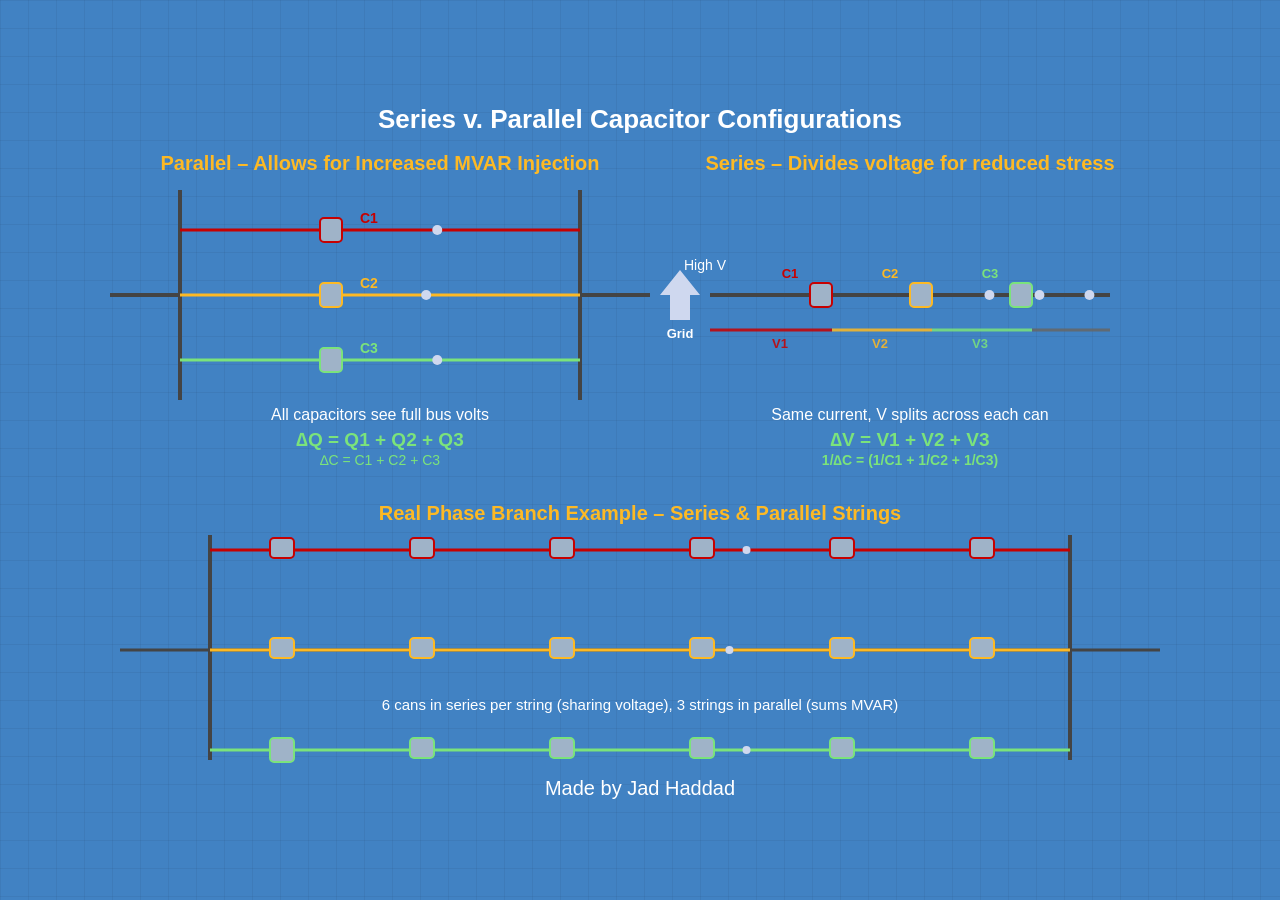
<file: images/experience/oncor/series-vs-parallel.html>
<!DOCTYPE html>
<html lang="en">
<head>
<meta charset="UTF-8">
<title>Series &amp; Parallel Cap Banks</title>
<style>
  body {
    margin: 0;
    background: #4182c3;
    background-image:
      linear-gradient(rgba(0,0,0,0.05) 1px, transparent 1px),
      linear-gradient(90deg, rgba(0,0,0,0.05) 1px, transparent 1px);
    background-size: 28px 28px;
    font-family: 'Segoe UI', Arial, sans-serif;
    display: flex;
    justify-content: center;
    align-items: center;
    height: 100vh;
    overflow: hidden;
  }
</style>
</head>
<body>
<svg viewBox="0 0 1060 760" style="width:98vw;height:96vh;max-width:1060px" xmlns="http://www.w3.org/2000/svg">

  <text x="530" y="58" text-anchor="middle" font-size="26" font-weight="bold" fill="#FFFFFF">
    Series v. Parallel Capacitor Configurations
  </text>

  <!-- ============ LEFT: PARALLEL — MVAR injection ============ -->
  <g transform="translate(50,70)">
    <text x="220" y="30" text-anchor="middle" font-size="20" font-weight="bold" fill="#FDB924">Parallel – Allows for Increased MVAR Injection</text>

    <line x1="20" y1="50" x2="20" y2="260" stroke="#444" stroke-width="4"/>
    <line x1="420" y1="50" x2="420" y2="260" stroke="#444" stroke-width="4"/>

    <!-- 3 branches, each its own color -->
    <g>
      <line x1="20" y1="90" x2="160" y2="90" stroke="#c70000" stroke-width="3"/>
      <rect x="160" y="78" width="22" height="24" fill="#9fb3c8" stroke="#c70000" stroke-width="2" rx="4"/>
      <line x1="182" y1="90" x2="420" y2="90" stroke="#c70000" stroke-width="3"/>
      <text x="200" y="83" font-size="14" fill="#c70000" font-weight="bold">C1</text>

      <line x1="20" y1="155" x2="160" y2="155" stroke="#FDB924" stroke-width="3"/>
      <rect x="160" y="143" width="22" height="24" fill="#9fb3c8" stroke="#FDB924" stroke-width="2" rx="4"/>
      <line x1="182" y1="155" x2="420" y2="155" stroke="#FDB924" stroke-width="3"/>
      <text x="200" y="148" font-size="14" fill="#FDB924" font-weight="bold">C2</text>

      <line x1="20" y1="220" x2="160" y2="220" stroke="#7be37b" stroke-width="3"/>
      <rect x="160" y="208" width="22" height="24" fill="#9fb3c8" stroke="#7be37b" stroke-width="2" rx="4"/>
      <line x1="182" y1="220" x2="420" y2="220" stroke="#7be37b" stroke-width="3"/>
      <text x="200" y="213" font-size="14" fill="#7be37b" font-weight="bold">C3</text>
    </g>

    <!-- arrow out to grid, pulsing MVAR dots merging from 3 branches into one feed -->
    <line x1="420" y1="155" x2="490" y2="155" stroke="#444" stroke-width="4"/>
    <line x1="-50" y1="155" x2="20" y2="155" stroke="#444" stroke-width="4"/>
    <!--<circle r="5" fill="#FFFFFF"><animateMotion dur="1.2s" begin="0s" repeatCount="indefinite" path="M20,50 L20,260 L20,50"/></circle>-->
    <circle r="5" fill="#cfd8ef"><animateMotion dur="3.5s" begin="0s" repeatCount="indefinite" path="M-50,155 L20,155 L20,90 L420,90 L420,155 L490,155 L420,155 L420,90 L20,90 L20,155 L-50,155"/></circle>
    <circle r="5" fill="#cfd8ef"><animateMotion dur="3.5" begin="0s" repeatCount="indefinite" path="M-50,155 L20,155 L20,155 L420,155 L490,155 L420,155 L20,155 L-50,155"/></circle>
    <circle r="5" fill="#cfd8ef"><animateMotion dur="3.5s" begin="0s" repeatCount="indefinite" path="M-50,155 L20,155 L20,220 L420,220 L420,155 L490,155 L420,155 L420,220 L20,220 L20,155 L-50,155"/></circle>
    <!--<circle r="5" fill="#FFFFFF"><animateMotion dur="2s" begin="0s" repeatCount="indefinite" path="M-50,155 L20,155 L20,220 L420,220 L420,155 L490,155"/></circle>-->


    <!-- grid symbol receiving combined MVAR -->
    <g transform="translate(500,130)">
      <path d="M0,25 L20,0 L40,25 L30,25 L30,50 L10,50 L10,25 Z" fill="#cfd8ef"/>
      <text x="20" y="68" text-anchor="middle" font-size="13" fill="#FFFFFF" font-weight="bold">Grid</text>
    </g>

    <text x="220" y="280" text-anchor="middle" font-size="16" fill="#FFFFFF">All capacitors see full bus volts</text>
    <text x="220" y="306" text-anchor="middle" font-size="19" font-weight="bold" fill="#7be37b">∆Q = Q1 + Q2 + Q3</text>
    <text x="220" y="325" text-anchor="middle" font-size="14" fill="#7be37b">∆C = C1 + C2 + C3</text>
  </g>

  <!-- ============ RIGHT: SERIES — voltage division ============ -->
  <g transform="translate(580,70)">
    <text x="220" y="30" text-anchor="middle" font-size="20" font-weight="bold" fill="#FDB924">Series – Divides voltage for reduced stress</text>

    <line x1="20" y1="155" x2="420" y2="155" stroke="#444" stroke-width="4"/>

    <rect x="120" y="143" width="22" height="24" fill="#9fb3c8" stroke="#c70000" stroke-width="2" rx="4"/>
    <text x="100" y="138" text-anchor="middle" font-size="13" fill="#c70000" font-weight="bold">C1</text>    

    <rect x="220" y="143" width="22" height="24" fill="#9fb3c8" stroke="#FDB924" stroke-width="2" rx="4"/>
    <text x="200" y="138" text-anchor="middle" font-size="13" fill="#FDB924" font-weight="bold">C2</text>

    <rect x="320" y="143" width="22" height="24" fill="#9fb3c8" stroke="#7be37b" stroke-width="2" rx="4"/>
    <text x="300" y="138" text-anchor="middle" font-size="13" fill="#7be37b" font-weight="bold">C3</text>


    <text x="15" y="130" text-anchor="middle" font-size="14" fill="#FFFFFF">High V</text>
    <!--<text x="430" y="148" text-anchor="middle" font-size="14" fill="#FFFFFF">0</text>-->

    <!-- single chain of charge, one color path, same current everywhere -->
    <circle r="5" fill="#cfd8ef"><animateMotion dur="2.2s" begin="0s" repeatCount="indefinite" path="M20,155 L320,155 L20,155"/></circle>
    <circle r="5" fill="#cfd8ef"><animateMotion dur="2.2s" begin="0s" repeatCount="indefinite" path="M70,155 L370,155 L70,155"/></circle>
    <circle r="5" fill="#cfd8ef"><animateMotion dur="2.2s" begin="0s" repeatCount="indefinite" path="M120,155 L420,155 L120,155"/></circle>
    
    <!-- voltage-division readout, each segment colored to match its cap, fades up -->
    <g>
      <animate attributeName="opacity" values="0;1;1;0" keyTimes="0;0.3;0.8;1" dur="4s" repeatCount="indefinite"/>
      <line x1="20" y1="190" x2="142" y2="190" stroke="#c70000" stroke-width="3"/>
      <!----> <line x1="142" y1="190" x2="242" y2="190" stroke="#FDB924" stroke-width="3"/>
      <!----> <line x1="242" y1="190" x2="342" y2="190" stroke="#7be37b" stroke-width="3"/>
      <!----> <line x1="342" y1="190" x2="420" y2="190" stroke="#666" stroke-width="3"/>
      <text x="90"  y="208" text-anchor="middle" font-size="13" fill="#c70000" font-weight="bold">V1</text>
      <text x="190" y="208" text-anchor="middle" font-size="13" fill="#FDB924" font-weight="bold">V2</text>
      <text x="290" y="208" text-anchor="middle" font-size="13" fill="#7be37b" font-weight="bold">V3</text>
    </g>

    <text x="220" y="280" text-anchor="middle" font-size="16" fill="#FFFFFF">Same current, V splits across each can</text>
    <text x="220" y="306" text-anchor="middle" font-size="19" font-weight="bold" fill="#7be37b">∆V = V1 + V2 + V3</text>
    <text x="220" y="325" text-anchor="middle" font-size="14" font-weight="bold" fill="#7be37b">1/∆C = (1/C1 + 1/C2 + 1/C3)</text>
  </g>

  <!-- ============ BOTTOM: REAL APPLICATION — combined series-parallel rack on the grid ============ -->
  <g transform="translate(60,440)">
    <text x="470" y="10" text-anchor="middle" font-size="20" font-weight="bold" fill="#FDB924">
      Real Phase Branch Example – Series & Parallel Strings
    </text>

    <!-- bus bars -->
    <line x1="40" y1="25" x2="40" y2="250" stroke="#444" stroke-width="4"/>
    <line x1="900" y1="25" x2="900" y2="250" stroke="#444" stroke-width="4"/>
    <text x="40" y="25" text-anchor="middle" font-size="13" fill="#FFFFFF"></text>
    <text x="900" y="25" text-anchor="middle" font-size="13" fill="#FFFFFF"></text>


    <g transform="translate(0,140)">
        <line x1="-50" y1="0" x2="990" y2="0" stroke="#444" stroke-width="3"/>
    </g>

    <!-- 3 parallel strings, each a series chain of 3 cans -->
    <g id="rack">
      <!-- string 1 -->
      <g transform="translate(0,40)">
        <line x1="40" y1="0" x2="900" y2="0" stroke="#c70000" stroke-width="3"/>
        <rect x="100" y="-12" width="24" height="20" fill="#9fb3c8" stroke="#c70000" stroke-width="2" rx="4"/>
        
        <rect x="240" y="-12" width="24" height="20" fill="#9fb3c8" stroke="#c70000" stroke-width="2" rx="4"/>
        
        <rect x="380" y="-12" width="24" height="20" fill="#9fb3c8" stroke="#c70000" stroke-width="2" rx="4"/>
        
        <rect x="520" y="-12" width="24" height="20" fill="#9fb3c8" stroke="#c70000" stroke-width="2" rx="4"/>
        
        <rect x="660" y="-12" width="24" height="20" fill="#9fb3c8" stroke="#c70000" stroke-width="2" rx="4"/>
        
        <rect x="800" y="-12" width="24" height="20" fill="#9fb3c8" stroke="#c70000" stroke-width="2" rx="4"/>
        
        <circle r="4" fill="#cfd8ef"><animateMotion dur="3.5s" begin="0s" repeatCount="indefinite" path="M-53,100 40,100 40,0 900,0 900,100 993,100 900,100 900,0 40,0 40,100 -53,100"/></circle>
      </g>
      <!-- string 2 -->
      <g transform="translate(0,140)">
        <line x1="40" y1="0" x2="900" y2="0" stroke="#FDB924" stroke-width="3"/>
        <rect x="100" y="-12" width="24" height="20" fill="#9fb3c8" stroke="#FDB924" stroke-width="2" rx="4"/>
        
        <rect x="240" y="-12" width="24" height="20" fill="#9fb3c8" stroke="#FDB924" stroke-width="2" rx="4"/>
        
        <rect x="380" y="-12" width="24" height="20" fill="#9fb3c8" stroke="#FDB924" stroke-width="2" rx="4"/>
        
        <rect x="520" y="-12" width="24" height="20" fill="#9fb3c8" stroke="#FDB924" stroke-width="2" rx="4"/>
        
        <rect x="660" y="-12" width="24" height="20" fill="#9fb3c8" stroke="#FDB924" stroke-width="2" rx="4"/>
        
        <rect x="800" y="-12" width="24" height="20" fill="#9fb3c8" stroke="#FDB924" stroke-width="2" rx="4"/>
        
        <circle r="4" fill="#cfd8ef"><animateMotion dur="3.5s" begin="0s" repeatCount="indefinite" path="M-53,0 L993,0 L-53,0"/></circle>

      </g>
      <!-- string 3 -->
      <g transform="translate(0,240)">
        <line x1="40" y1="0" x2="900" y2="0" stroke="#7be37b" stroke-width="3"/>
        <rect x="100" y="-12" width="24" height="24" fill="#9fb3c8" stroke="#7be37b" stroke-width="2" rx="4"/>
        
        <rect x="240" y="-12" width="24" height="20" fill="#9fb3c8" stroke="#7be37b" stroke-width="2" rx="4"/>
        
        <rect x="380" y="-12" width="24" height="20" fill="#9fb3c8" stroke="#7be37b" stroke-width="2" rx="4"/>
        
        <rect x="520" y="-12" width="24" height="20" fill="#9fb3c8" stroke="#7be37b" stroke-width="2" rx="4"/>
        
        <rect x="660" y="-12" width="24" height="20" fill="#9fb3c8" stroke="#7be37b" stroke-width="2" rx="4"/>

        <rect x="800" y="-12" width="24" height="20" fill="#9fb3c8" stroke="#7be37b" stroke-width="2" rx="4"/>
        
        

        <circle r="4" fill="#cfd8ef"><animateMotion dur="3.5s" begin="0s" repeatCount="indefinite" path="M-53,-100 40,-100 40,0 900,0 900,-100 993,-100 900,-100 900,0 40,0 40,-100 -53,-100"/></circle>
      </g>
    </g>

    <text x="470" y="200" text-anchor="middle" font-size="15" fill="#FFFFFF">
      6 cans in series per string (sharing voltage), 3 strings in parallel (sums MVAR)
    </text>
  </g>

  <text x="530" y="725" text-anchor="middle" font-size="20" fill="#FFFFFF">
    Made by Jad Haddad
  </text>
</svg>
</body>
</html>
</file>
<file: jadsim/assets/index-B0g39QPf.css>
@font-face{font-family:IBM Plex Sans;font-style:normal;font-display:swap;font-weight:400;src:url(./ibm-plex-sans-cyrillic-ext-400-normal-g30qAdWV.woff2) format("woff2"),url(./ibm-plex-sans-cyrillic-ext-400-normal-Dsrv2Tcn.woff) format("woff");unicode-range:U+0460-052F,U+1C80-1C8A,U+20B4,U+2DE0-2DFF,U+A640-A69F,U+FE2E-FE2F}@font-face{font-family:IBM Plex Sans;font-style:normal;font-display:swap;font-weight:400;src:url(./ibm-plex-sans-cyrillic-400-normal-DZqxrq2p.woff2) format("woff2"),url(./ibm-plex-sans-cyrillic-400-normal-BTotfTJu.woff) format("woff");unicode-range:U+0301,U+0400-045F,U+0490-0491,U+04B0-04B1,U+2116}@font-face{font-family:IBM Plex Sans;font-style:normal;font-display:swap;font-weight:400;src:url(./ibm-plex-sans-greek-400-normal-_efipK4i.woff2) format("woff2"),url(./ibm-plex-sans-greek-400-normal-D9ESIMu3.woff) format("woff");unicode-range:U+0370-0377,U+037A-037F,U+0384-038A,U+038C,U+038E-03A1,U+03A3-03FF}@font-face{font-family:IBM Plex Sans;font-style:normal;font-display:swap;font-weight:400;src:url(./ibm-plex-sans-vietnamese-400-normal-DG4YqDda.woff2) format("woff2"),url(./ibm-plex-sans-vietnamese-400-normal-fK1oJ5dG.woff) format("woff");unicode-range:U+0102-0103,U+0110-0111,U+0128-0129,U+0168-0169,U+01A0-01A1,U+01AF-01B0,U+0300-0301,U+0303-0304,U+0308-0309,U+0323,U+0329,U+1EA0-1EF9,U+20AB}@font-face{font-family:IBM Plex Sans;font-style:normal;font-display:swap;font-weight:400;src:url(./ibm-plex-sans-latin-ext-400-normal-C5H60-Va.woff2) format("woff2"),url(./ibm-plex-sans-latin-ext-400-normal-RBey6euL.woff) format("woff");unicode-range:U+0100-02BA,U+02BD-02C5,U+02C7-02CC,U+02CE-02D7,U+02DD-02FF,U+0304,U+0308,U+0329,U+1D00-1DBF,U+1E00-1E9F,U+1EF2-1EFF,U+2020,U+20A0-20AB,U+20AD-20C0,U+2113,U+2C60-2C7F,U+A720-A7FF}@font-face{font-family:IBM Plex Sans;font-style:normal;font-display:swap;font-weight:400;src:url(./ibm-plex-sans-latin-400-normal-CDDApCn2.woff2) format("woff2"),url(./ibm-plex-sans-latin-400-normal-CYLoc0-x.woff) format("woff");unicode-range:U+0000-00FF,U+0131,U+0152-0153,U+02BB-02BC,U+02C6,U+02DA,U+02DC,U+0304,U+0308,U+0329,U+2000-206F,U+20AC,U+2122,U+2191,U+2193,U+2212,U+2215,U+FEFF,U+FFFD}@font-face{font-family:IBM Plex Sans;font-style:normal;font-display:swap;font-weight:500;src:url(./ibm-plex-sans-cyrillic-ext-500-normal-Cs5J6C77.woff2) format("woff2"),url(./ibm-plex-sans-cyrillic-ext-500-normal-DB5PtV2g.woff) format("woff");unicode-range:U+0460-052F,U+1C80-1C8A,U+20B4,U+2DE0-2DFF,U+A640-A69F,U+FE2E-FE2F}@font-face{font-family:IBM Plex Sans;font-style:normal;font-display:swap;font-weight:500;src:url(./ibm-plex-sans-cyrillic-500-normal-CocWQlwt.woff2) format("woff2"),url(./ibm-plex-sans-cyrillic-500-normal-ByOcLdNv.woff) format("woff");unicode-range:U+0301,U+0400-045F,U+0490-0491,U+04B0-04B1,U+2116}@font-face{font-family:IBM Plex Sans;font-style:normal;font-display:swap;font-weight:500;src:url(./ibm-plex-sans-greek-500-normal-JMMifIXV.woff2) format("woff2"),url(./ibm-plex-sans-greek-500-normal-CuWXN6rf.woff) format("woff");unicode-range:U+0370-0377,U+037A-037F,U+0384-038A,U+038C,U+038E-03A1,U+03A3-03FF}@font-face{font-family:IBM Plex Sans;font-style:normal;font-display:swap;font-weight:500;src:url(./ibm-plex-sans-vietnamese-500-normal-e4dixQRQ.woff2) format("woff2"),url(./ibm-plex-sans-vietnamese-500-normal-BEb3_waV.woff) format("woff");unicode-range:U+0102-0103,U+0110-0111,U+0128-0129,U+0168-0169,U+01A0-01A1,U+01AF-01B0,U+0300-0301,U+0303-0304,U+0308-0309,U+0323,U+0329,U+1EA0-1EF9,U+20AB}@font-face{font-family:IBM Plex Sans;font-style:normal;font-display:swap;font-weight:500;src:url(./ibm-plex-sans-latin-ext-500-normal-DakdToA3.woff2) format("woff2"),url(./ibm-plex-sans-latin-ext-500-normal-D0aIdm-b.woff) format("woff");unicode-range:U+0100-02BA,U+02BD-02C5,U+02C7-02CC,U+02CE-02D7,U+02DD-02FF,U+0304,U+0308,U+0329,U+1D00-1DBF,U+1E00-1E9F,U+1EF2-1EFF,U+2020,U+20A0-20AB,U+20AD-20C0,U+2113,U+2C60-2C7F,U+A720-A7FF}@font-face{font-family:IBM Plex Sans;font-style:normal;font-display:swap;font-weight:500;src:url(./ibm-plex-sans-latin-500-normal-6ng42L7E.woff2) format("woff2"),url(./ibm-plex-sans-latin-500-normal-BgVn5rGT.woff) format("woff");unicode-range:U+0000-00FF,U+0131,U+0152-0153,U+02BB-02BC,U+02C6,U+02DA,U+02DC,U+0304,U+0308,U+0329,U+2000-206F,U+20AC,U+2122,U+2191,U+2193,U+2212,U+2215,U+FEFF,U+FFFD}@font-face{font-family:IBM Plex Sans;font-style:normal;font-display:swap;font-weight:600;src:url(./ibm-plex-sans-cyrillic-ext-600-normal-DUMzJB7m.woff2) format("woff2"),url(./ibm-plex-sans-cyrillic-ext-600-normal-Bz0x94Yp.woff) format("woff");unicode-range:U+0460-052F,U+1C80-1C8A,U+20B4,U+2DE0-2DFF,U+A640-A69F,U+FE2E-FE2F}@font-face{font-family:IBM Plex Sans;font-style:normal;font-display:swap;font-weight:600;src:url(./ibm-plex-sans-cyrillic-600-normal-71GNu3SW.woff2) format("woff2"),url(./ibm-plex-sans-cyrillic-600-normal-BGq0mW3O.woff) format("woff");unicode-range:U+0301,U+0400-045F,U+0490-0491,U+04B0-04B1,U+2116}@font-face{font-family:IBM Plex Sans;font-style:normal;font-display:swap;font-weight:600;src:url(./ibm-plex-sans-greek-600-normal-DzTrcv_p.woff2) format("woff2"),url(./ibm-plex-sans-greek-600-normal-D-CqTdkO.woff) format("woff");unicode-range:U+0370-0377,U+037A-037F,U+0384-038A,U+038C,U+038E-03A1,U+03A3-03FF}@font-face{font-family:IBM Plex Sans;font-style:normal;font-display:swap;font-weight:600;src:url(./ibm-plex-sans-vietnamese-600-normal-DpPYBSTl.woff2) format("woff2"),url(./ibm-plex-sans-vietnamese-600-normal-DgdngZtN.woff) format("woff");unicode-range:U+0102-0103,U+0110-0111,U+0128-0129,U+0168-0169,U+01A0-01A1,U+01AF-01B0,U+0300-0301,U+0303-0304,U+0308-0309,U+0323,U+0329,U+1EA0-1EF9,U+20AB}@font-face{font-family:IBM Plex Sans;font-style:normal;font-display:swap;font-weight:600;src:url(./ibm-plex-sans-latin-ext-600-normal-DOrvGEcy.woff2) format("woff2"),url(./ibm-plex-sans-latin-ext-600-normal-DIrixKbi.woff) format("woff");unicode-range:U+0100-02BA,U+02BD-02C5,U+02C7-02CC,U+02CE-02D7,U+02DD-02FF,U+0304,U+0308,U+0329,U+1D00-1DBF,U+1E00-1E9F,U+1EF2-1EFF,U+2020,U+20A0-20AB,U+20AD-20C0,U+2113,U+2C60-2C7F,U+A720-A7FF}@font-face{font-family:IBM Plex Sans;font-style:normal;font-display:swap;font-weight:600;src:url(./ibm-plex-sans-latin-600-normal-CuJfVYMP.woff2) format("woff2"),url(./ibm-plex-sans-latin-600-normal-Cu4Hd6ag.woff) format("woff");unicode-range:U+0000-00FF,U+0131,U+0152-0153,U+02BB-02BC,U+02C6,U+02DA,U+02DC,U+0304,U+0308,U+0329,U+2000-206F,U+20AC,U+2122,U+2191,U+2193,U+2212,U+2215,U+FEFF,U+FFFD}@font-face{font-family:Share Tech Mono;font-style:normal;font-display:swap;font-weight:400;src:url(./share-tech-mono-latin-400-normal-CCqdbj5z.woff2) format("woff2"),url(./share-tech-mono-latin-400-normal-15MgdvEM.woff) format("woff");unicode-range:U+0000-00FF,U+0131,U+0152-0153,U+02BB-02BC,U+02C6,U+02DA,U+02DC,U+0304,U+0308,U+0329,U+2000-206F,U+20AC,U+2122,U+2191,U+2193,U+2212,U+2215,U+FEFF,U+FFFD}@font-face{font-family:VT323;font-style:normal;font-display:swap;font-weight:400;src:url(./vt323-vietnamese-400-normal-D0VnvwZ9.woff2) format("woff2"),url(./vt323-vietnamese-400-normal-D_5Q7Vcv.woff) format("woff");unicode-range:U+0102-0103,U+0110-0111,U+0128-0129,U+0168-0169,U+01A0-01A1,U+01AF-01B0,U+0300-0301,U+0303-0304,U+0308-0309,U+0323,U+0329,U+1EA0-1EF9,U+20AB}@font-face{font-family:VT323;font-style:normal;font-display:swap;font-weight:400;src:url(./vt323-latin-ext-400-normal-iUdYUaX4.woff2) format("woff2"),url(./vt323-latin-ext-400-normal-DqOq58ri.woff) format("woff");unicode-range:U+0100-02BA,U+02BD-02C5,U+02C7-02CC,U+02CE-02D7,U+02DD-02FF,U+0304,U+0308,U+0329,U+1D00-1DBF,U+1E00-1E9F,U+1EF2-1EFF,U+2020,U+20A0-20AB,U+20AD-20C0,U+2113,U+2C60-2C7F,U+A720-A7FF}@font-face{font-family:VT323;font-style:normal;font-display:swap;font-weight:400;src:url(./vt323-latin-400-normal-wDgJuOC9.woff2) format("woff2"),url(./vt323-latin-400-normal-Dqn9ZSPj.woff) format("woff");unicode-range:U+0000-00FF,U+0131,U+0152-0153,U+02BB-02BC,U+02C6,U+02DA,U+02DC,U+0304,U+0308,U+0329,U+2000-206F,U+20AC,U+2122,U+2191,U+2193,U+2212,U+2215,U+FEFF,U+FFFD}@font-face{font-family:"Press Start 2P";font-style:normal;font-display:swap;font-weight:400;src:url(./press-start-2p-latin-400-normal-_wFEWmAB.woff2) format("woff2"),url(./press-start-2p-latin-400-normal-KLytu4cr.woff) format("woff")}*,:before,:after{--tw-border-spacing-x: 0;--tw-border-spacing-y: 0;--tw-translate-x: 0;--tw-translate-y: 0;--tw-rotate: 0;--tw-skew-x: 0;--tw-skew-y: 0;--tw-scale-x: 1;--tw-scale-y: 1;--tw-pan-x: ;--tw-pan-y: ;--tw-pinch-zoom: ;--tw-scroll-snap-strictness: proximity;--tw-gradient-from-position: ;--tw-gradient-via-position: ;--tw-gradient-to-position: ;--tw-ordinal: ;--tw-slashed-zero: ;--tw-numeric-figure: ;--tw-numeric-spacing: ;--tw-numeric-fraction: ;--tw-ring-inset: ;--tw-ring-offset-width: 0px;--tw-ring-offset-color: #fff;--tw-ring-color: rgb(59 130 246 / .5);--tw-ring-offset-shadow: 0 0 #0000;--tw-ring-shadow: 0 0 #0000;--tw-shadow: 0 0 #0000;--tw-shadow-colored: 0 0 #0000;--tw-blur: ;--tw-brightness: ;--tw-contrast: ;--tw-grayscale: ;--tw-hue-rotate: ;--tw-invert: ;--tw-saturate: ;--tw-sepia: ;--tw-drop-shadow: ;--tw-backdrop-blur: ;--tw-backdrop-brightness: ;--tw-backdrop-contrast: ;--tw-backdrop-grayscale: ;--tw-backdrop-hue-rotate: ;--tw-backdrop-invert: ;--tw-backdrop-opacity: ;--tw-backdrop-saturate: ;--tw-backdrop-sepia: ;--tw-contain-size: ;--tw-contain-layout: ;--tw-contain-paint: ;--tw-contain-style: }::backdrop{--tw-border-spacing-x: 0;--tw-border-spacing-y: 0;--tw-translate-x: 0;--tw-translate-y: 0;--tw-rotate: 0;--tw-skew-x: 0;--tw-skew-y: 0;--tw-scale-x: 1;--tw-scale-y: 1;--tw-pan-x: ;--tw-pan-y: ;--tw-pinch-zoom: ;--tw-scroll-snap-strictness: proximity;--tw-gradient-from-position: ;--tw-gradient-via-position: ;--tw-gradient-to-position: ;--tw-ordinal: ;--tw-slashed-zero: ;--tw-numeric-figure: ;--tw-numeric-spacing: ;--tw-numeric-fraction: ;--tw-ring-inset: ;--tw-ring-offset-width: 0px;--tw-ring-offset-color: #fff;--tw-ring-color: rgb(59 130 246 / .5);--tw-ring-offset-shadow: 0 0 #0000;--tw-ring-shadow: 0 0 #0000;--tw-shadow: 0 0 #0000;--tw-shadow-colored: 0 0 #0000;--tw-blur: ;--tw-brightness: ;--tw-contrast: ;--tw-grayscale: ;--tw-hue-rotate: ;--tw-invert: ;--tw-saturate: ;--tw-sepia: ;--tw-drop-shadow: ;--tw-backdrop-blur: ;--tw-backdrop-brightness: ;--tw-backdrop-contrast: ;--tw-backdrop-grayscale: ;--tw-backdrop-hue-rotate: ;--tw-backdrop-invert: ;--tw-backdrop-opacity: ;--tw-backdrop-saturate: ;--tw-backdrop-sepia: ;--tw-contain-size: ;--tw-contain-layout: ;--tw-contain-paint: ;--tw-contain-style: }*,:before,:after{box-sizing:border-box;border-width:0;border-style:solid;border-color:#e5e7eb}:before,:after{--tw-content: ""}html,:host{line-height:1.5;-webkit-text-size-adjust:100%;-moz-tab-size:4;-o-tab-size:4;tab-size:4;font-family:IBM Plex Sans,ui-sans-serif,system-ui,sans-serif;font-feature-settings:normal;font-variation-settings:normal;-webkit-tap-highlight-color:transparent}body{margin:0;line-height:inherit}hr{height:0;color:inherit;border-top-width:1px}abbr:where([title]){-webkit-text-decoration:underline dotted;text-decoration:underline dotted}h1,h2,h3,h4,h5,h6{font-size:inherit;font-weight:inherit}a{color:inherit;text-decoration:inherit}b,strong{font-weight:bolder}code,kbd,samp,pre{font-family:Share Tech Mono,ui-monospace,SFMono-Regular,Menlo,monospace;font-feature-settings:normal;font-variation-settings:normal;font-size:1em}small{font-size:80%}sub,sup{font-size:75%;line-height:0;position:relative;vertical-align:baseline}sub{bottom:-.25em}sup{top:-.5em}table{text-indent:0;border-color:inherit;border-collapse:collapse}button,input,optgroup,select,textarea{font-family:inherit;font-feature-settings:inherit;font-variation-settings:inherit;font-size:100%;font-weight:inherit;line-height:inherit;letter-spacing:inherit;color:inherit;margin:0;padding:0}button,select{text-transform:none}button,input:where([type=button]),input:where([type=reset]),input:where([type=submit]){-webkit-appearance:button;background-color:transparent;background-image:none}:-moz-focusring{outline:auto}:-moz-ui-invalid{box-shadow:none}progress{vertical-align:baseline}::-webkit-inner-spin-button,::-webkit-outer-spin-button{height:auto}[type=search]{-webkit-appearance:textfield;outline-offset:-2px}::-webkit-search-decoration{-webkit-appearance:none}::-webkit-file-upload-button{-webkit-appearance:button;font:inherit}summary{display:list-item}blockquote,dl,dd,h1,h2,h3,h4,h5,h6,hr,figure,p,pre{margin:0}fieldset{margin:0;padding:0}legend{padding:0}ol,ul,menu{list-style:none;margin:0;padding:0}dialog{padding:0}textarea{resize:vertical}input::-moz-placeholder,textarea::-moz-placeholder{opacity:1;color:#9ca3af}input::placeholder,textarea::placeholder{opacity:1;color:#9ca3af}button,[role=button]{cursor:pointer}:disabled{cursor:default}img,svg,video,canvas,audio,iframe,embed,object{display:block;vertical-align:middle}img,video{max-width:100%;height:auto}[hidden]:where(:not([hidden=until-found])){display:none}.pointer-events-none{pointer-events:none}.pointer-events-auto{pointer-events:auto}.visible{visibility:visible}.fixed{position:fixed}.absolute{position:absolute}.relative{position:relative}.inset-0{top:0;right:0;bottom:0;left:0}.inset-\[-4\%\]{top:-4%;right:-4%;bottom:-4%;left:-4%}.-bottom-6{bottom:-1.5rem}.-left-\[9px\]{left:-9px}.-right-6{right:-1.5rem}.-top-\[9px\]{top:-9px}.bottom-0{bottom:0}.bottom-3{bottom:.75rem}.bottom-4{bottom:1rem}.left-1\/2{left:50%}.left-3{left:.75rem}.right-0{right:0}.right-1\.5{right:.375rem}.right-2{right:.5rem}.top-0{top:0}.top-2{top:.5rem}.top-3{top:.75rem}.top-\[calc\(100\%\+4px\)\]{top:calc(100% + 4px)}.z-10{z-index:10}.z-20{z-index:20}.z-30{z-index:30}.z-40{z-index:40}.z-50{z-index:50}.z-\[60\]{z-index:60}.-mx-6{margin-left:-1.5rem;margin-right:-1.5rem}.mx-0\.5{margin-left:.125rem;margin-right:.125rem}.mx-auto{margin-left:auto;margin-right:auto}.mx-px{margin-left:1px;margin-right:1px}.my-1{margin-top:.25rem;margin-bottom:.25rem}.-ml-\[7px\]{margin-left:-7px}.mb-1{margin-bottom:.25rem}.mb-2{margin-bottom:.5rem}.mb-3{margin-bottom:.75rem}.mb-4{margin-bottom:1rem}.ml-0\.5{margin-left:.125rem}.ml-auto{margin-left:auto}.mr-1{margin-right:.25rem}.mr-1\.5{margin-right:.375rem}.mr-6{margin-right:1.5rem}.mt-1{margin-top:.25rem}.mt-1\.5{margin-top:.375rem}.mt-10{margin-top:2.5rem}.mt-2{margin-top:.5rem}.mt-3{margin-top:.75rem}.mt-4{margin-top:1rem}.mt-5{margin-top:1.25rem}.mt-6{margin-top:1.5rem}.mt-8{margin-top:2rem}.block{display:block}.inline-block{display:inline-block}.flex{display:flex}.\!table{display:table!important}.table{display:table}.grid{display:grid}.\!contents{display:contents!important}.contents{display:contents}.hidden{display:none}.h-1{height:.25rem}.h-10{height:2.5rem}.h-12{height:3rem}.h-2{height:.5rem}.h-2\.5{height:.625rem}.h-24{height:6rem}.h-28{height:7rem}.h-3{height:.75rem}.h-3\.5{height:.875rem}.h-4{height:1rem}.h-40{height:10rem}.h-48{height:12rem}.h-5{height:1.25rem}.h-6{height:1.5rem}.h-7{height:1.75rem}.h-8{height:2rem}.h-\[108\%\]{height:108%}.h-\[150px\]{height:150px}.h-\[68px\]{height:68px}.h-\[clamp\(3rem\,15vw\,76px\)\]{height:clamp(3rem,15vw,76px)}.h-full{height:100%}.h-screen{height:100vh}.max-h-\[calc\(100vh-64px\)\]{max-height:calc(100vh - 64px)}.max-h-full{max-height:100%}.min-h-0{min-height:0px}.w-10{width:2.5rem}.w-14{width:3.5rem}.w-16{width:4rem}.w-2{width:.5rem}.w-2\.5{width:.625rem}.w-20{width:5rem}.w-24{width:6rem}.w-28{width:7rem}.w-3{width:.75rem}.w-3\.5{width:.875rem}.w-36{width:9rem}.w-4{width:1rem}.w-40{width:10rem}.w-48{width:12rem}.w-5{width:1.25rem}.w-56{width:14rem}.w-64{width:16rem}.w-7{width:1.75rem}.w-72{width:18rem}.w-8{width:2rem}.w-9{width:2.25rem}.w-\[108\%\]{width:108%}.w-\[21rem\]{width:21rem}.w-\[228px\]{width:228px}.w-\[240px\]{width:240px}.w-\[92px\]{width:92px}.w-\[clamp\(3rem\,15vw\,76px\)\]{width:clamp(3rem,15vw,76px)}.w-auto{width:auto}.w-full{width:100%}.w-px{width:1px}.min-w-0{min-width:0px}.min-w-\[184px\]{min-width:184px}.max-w-2xl{max-width:42rem}.max-w-\[34rem\]{max-width:34rem}.max-w-\[calc\(100\%-3rem\)\]{max-width:calc(100% - 3rem)}.max-w-lg{max-width:32rem}.max-w-xs{max-width:20rem}.flex-1{flex:1 1 0%}.shrink-0{flex-shrink:0}.-translate-x-1\/2{--tw-translate-x: -50%;transform:translate(var(--tw-translate-x),var(--tw-translate-y)) rotate(var(--tw-rotate)) skew(var(--tw-skew-x)) skewY(var(--tw-skew-y)) scaleX(var(--tw-scale-x)) scaleY(var(--tw-scale-y))}.rotate-45{--tw-rotate: 45deg;transform:translate(var(--tw-translate-x),var(--tw-translate-y)) rotate(var(--tw-rotate)) skew(var(--tw-skew-x)) skewY(var(--tw-skew-y)) scaleX(var(--tw-scale-x)) scaleY(var(--tw-scale-y))}.transform{transform:translate(var(--tw-translate-x),var(--tw-translate-y)) rotate(var(--tw-rotate)) skew(var(--tw-skew-x)) skewY(var(--tw-skew-y)) scaleX(var(--tw-scale-x)) scaleY(var(--tw-scale-y))}.cursor-copy{cursor:copy}.cursor-crosshair{cursor:crosshair}.cursor-default{cursor:default}.cursor-grab{cursor:grab}.cursor-grabbing{cursor:grabbing}.cursor-move{cursor:move}.cursor-pointer{cursor:pointer}.touch-none{touch-action:none}.select-none{-webkit-user-select:none;-moz-user-select:none;user-select:none}.resize{resize:both}.grid-cols-2{grid-template-columns:repeat(2,minmax(0,1fr))}.flex-col{flex-direction:column}.flex-wrap{flex-wrap:wrap}.items-start{align-items:flex-start}.items-end{align-items:flex-end}.items-center{align-items:center}.items-baseline{align-items:baseline}.items-stretch{align-items:stretch}.justify-end{justify-content:flex-end}.justify-center{justify-content:center}.justify-between{justify-content:space-between}.gap-1{gap:.25rem}.gap-1\.5{gap:.375rem}.gap-2{gap:.5rem}.gap-3{gap:.75rem}.gap-5{gap:1.25rem}.gap-6{gap:1.5rem}.gap-x-2{-moz-column-gap:.5rem;column-gap:.5rem}.gap-x-3{-moz-column-gap:.75rem;column-gap:.75rem}.gap-x-4{-moz-column-gap:1rem;column-gap:1rem}.gap-x-6{-moz-column-gap:1.5rem;column-gap:1.5rem}.gap-y-1{row-gap:.25rem}.gap-y-2{row-gap:.5rem}.gap-y-4{row-gap:1rem}.space-y-0\.5>:not([hidden])~:not([hidden]){--tw-space-y-reverse: 0;margin-top:calc(.125rem * calc(1 - var(--tw-space-y-reverse)));margin-bottom:calc(.125rem * var(--tw-space-y-reverse))}.space-y-1>:not([hidden])~:not([hidden]){--tw-space-y-reverse: 0;margin-top:calc(.25rem * calc(1 - var(--tw-space-y-reverse)));margin-bottom:calc(.25rem * var(--tw-space-y-reverse))}.space-y-1\.5>:not([hidden])~:not([hidden]){--tw-space-y-reverse: 0;margin-top:calc(.375rem * calc(1 - var(--tw-space-y-reverse)));margin-bottom:calc(.375rem * var(--tw-space-y-reverse))}.space-y-3>:not([hidden])~:not([hidden]){--tw-space-y-reverse: 0;margin-top:calc(.75rem * calc(1 - var(--tw-space-y-reverse)));margin-bottom:calc(.75rem * var(--tw-space-y-reverse))}.overflow-auto{overflow:auto}.overflow-hidden{overflow:hidden}.overflow-visible{overflow:visible}.overflow-y-auto{overflow-y:auto}.overflow-x-clip{overflow-x:clip}.truncate{overflow:hidden;text-overflow:ellipsis;white-space:nowrap}.whitespace-nowrap{white-space:nowrap}.rounded{border-radius:.25rem}.rounded-2xl{border-radius:1rem}.rounded-full{border-radius:9999px}.rounded-lg{border-radius:.5rem}.rounded-sm{border-radius:.125rem}.rounded-t-lg{border-top-left-radius:.5rem;border-top-right-radius:.5rem}.border{border-width:1px}.border-2{border-width:2px}.border-4{border-width:4px}.border-x{border-left-width:1px;border-right-width:1px}.border-b{border-bottom-width:1px}.border-b-2,.border-b-\[2px\]{border-bottom-width:2px}.border-l{border-left-width:1px}.border-l-2{border-left-width:2px}.border-r{border-right-width:1px}.border-r-4{border-right-width:4px}.border-t{border-top-width:1px}.border-t-2{border-top-width:2px}.\!border-hood{--tw-border-opacity: 1 !important;border-color:rgb(47 82 184 / var(--tw-border-opacity, 1))!important}.border-\[\#0b1022\]{--tw-border-opacity: 1;border-color:rgb(11 16 34 / var(--tw-border-opacity, 1))}.border-black{--tw-border-opacity: 1;border-color:rgb(0 0 0 / var(--tw-border-opacity, 1))}.border-cyan-500\/60{border-color:#06b6d499}.border-emerald-500{--tw-border-opacity: 1;border-color:rgb(16 185 129 / var(--tw-border-opacity, 1))}.border-hood{--tw-border-opacity: 1;border-color:rgb(47 82 184 / var(--tw-border-opacity, 1))}.border-red-200{--tw-border-opacity: 1;border-color:rgb(254 202 202 / var(--tw-border-opacity, 1))}.border-red-300{--tw-border-opacity: 1;border-color:rgb(252 165 165 / var(--tw-border-opacity, 1))}.border-red-400{--tw-border-opacity: 1;border-color:rgb(248 113 113 / var(--tw-border-opacity, 1))}.border-sky-900{--tw-border-opacity: 1;border-color:rgb(12 74 110 / var(--tw-border-opacity, 1))}.border-stone-200{--tw-border-opacity: 1;border-color:rgb(231 229 228 / var(--tw-border-opacity, 1))}.border-stone-300{--tw-border-opacity: 1;border-color:rgb(214 211 209 / var(--tw-border-opacity, 1))}.border-stone-600{--tw-border-opacity: 1;border-color:rgb(87 83 78 / var(--tw-border-opacity, 1))}.border-stone-700{--tw-border-opacity: 1;border-color:rgb(68 64 60 / var(--tw-border-opacity, 1))}.border-stone-900{--tw-border-opacity: 1;border-color:rgb(28 25 23 / var(--tw-border-opacity, 1))}.border-transparent{border-color:transparent}.border-yellow-300{--tw-border-opacity: 1;border-color:rgb(253 224 71 / var(--tw-border-opacity, 1))}.border-b-red-400{--tw-border-opacity: 1;border-bottom-color:rgb(248 113 113 / var(--tw-border-opacity, 1))}.border-b-stone-400{--tw-border-opacity: 1;border-bottom-color:rgb(168 162 158 / var(--tw-border-opacity, 1))}.\!bg-hood{--tw-bg-opacity: 1 !important;background-color:rgb(47 82 184 / var(--tw-bg-opacity, 1))!important}.bg-\[\#060914\]{--tw-bg-opacity: 1;background-color:rgb(6 9 20 / var(--tw-bg-opacity, 1))}.bg-\[\#0b1022\]{--tw-bg-opacity: 1;background-color:rgb(11 16 34 / var(--tw-bg-opacity, 1))}.bg-\[\#0b1510\]{--tw-bg-opacity: 1;background-color:rgb(11 21 16 / var(--tw-bg-opacity, 1))}.bg-\[\#0d1a10\]{--tw-bg-opacity: 1;background-color:rgb(13 26 16 / var(--tw-bg-opacity, 1))}.bg-\[\#c9d6b4\]{--tw-bg-opacity: 1;background-color:rgb(201 214 180 / var(--tw-bg-opacity, 1))}.bg-\[\#fdfbf6\]{--tw-bg-opacity: 1;background-color:rgb(253 251 246 / var(--tw-bg-opacity, 1))}.bg-amber-500{--tw-bg-opacity: 1;background-color:rgb(245 158 11 / var(--tw-bg-opacity, 1))}.bg-black\/30{background-color:#0000004d}.bg-cyan-300{--tw-bg-opacity: 1;background-color:rgb(103 232 249 / var(--tw-bg-opacity, 1))}.bg-cyan-50{--tw-bg-opacity: 1;background-color:rgb(236 254 255 / var(--tw-bg-opacity, 1))}.bg-emerald-600\/20{background-color:#05966933}.bg-green-600{--tw-bg-opacity: 1;background-color:rgb(22 163 74 / var(--tw-bg-opacity, 1))}.bg-hood-light{--tw-bg-opacity: 1;background-color:rgb(238 242 252 / var(--tw-bg-opacity, 1))}.bg-red-50{--tw-bg-opacity: 1;background-color:rgb(254 242 242 / var(--tw-bg-opacity, 1))}.bg-red-500{--tw-bg-opacity: 1;background-color:rgb(239 68 68 / var(--tw-bg-opacity, 1))}.bg-red-500\/20{background-color:#ef444433}.bg-sky-400{--tw-bg-opacity: 1;background-color:rgb(56 189 248 / var(--tw-bg-opacity, 1))}.bg-sky-600{--tw-bg-opacity: 1;background-color:rgb(2 132 199 / var(--tw-bg-opacity, 1))}.bg-stone-100{--tw-bg-opacity: 1;background-color:rgb(245 245 244 / var(--tw-bg-opacity, 1))}.bg-stone-200{--tw-bg-opacity: 1;background-color:rgb(231 229 228 / var(--tw-bg-opacity, 1))}.bg-stone-300{--tw-bg-opacity: 1;background-color:rgb(214 211 209 / var(--tw-bg-opacity, 1))}.bg-stone-50{--tw-bg-opacity: 1;background-color:rgb(250 250 249 / var(--tw-bg-opacity, 1))}.bg-stone-600{--tw-bg-opacity: 1;background-color:rgb(87 83 78 / var(--tw-bg-opacity, 1))}.bg-stone-700{--tw-bg-opacity: 1;background-color:rgb(68 64 60 / var(--tw-bg-opacity, 1))}.bg-stone-800{--tw-bg-opacity: 1;background-color:rgb(41 37 36 / var(--tw-bg-opacity, 1))}.bg-stone-800\/95{background-color:#292524f2}.bg-stone-900{--tw-bg-opacity: 1;background-color:rgb(28 25 23 / var(--tw-bg-opacity, 1))}.bg-stone-950\/60{background-color:#0c0a0999}.bg-white{--tw-bg-opacity: 1;background-color:rgb(255 255 255 / var(--tw-bg-opacity, 1))}.bg-white\/90{background-color:#ffffffe6}.bg-yellow-300{--tw-bg-opacity: 1;background-color:rgb(253 224 71 / var(--tw-bg-opacity, 1))}.bg-gradient-to-r{background-image:linear-gradient(to right,var(--tw-gradient-stops))}.from-hood{--tw-gradient-from: #2f52b8 var(--tw-gradient-from-position);--tw-gradient-to: rgb(47 82 184 / 0) var(--tw-gradient-to-position);--tw-gradient-stops: var(--tw-gradient-from), var(--tw-gradient-to)}.via-sky-400{--tw-gradient-to: rgb(56 189 248 / 0) var(--tw-gradient-to-position);--tw-gradient-stops: var(--tw-gradient-from), #38bdf8 var(--tw-gradient-via-position), var(--tw-gradient-to)}.to-cyan-200{--tw-gradient-to: #a5f3fc var(--tw-gradient-to-position)}.object-cover{-o-object-fit:cover;object-fit:cover}.p-1{padding:.25rem}.p-2{padding:.5rem}.p-3{padding:.75rem}.p-4{padding:1rem}.p-5{padding:1.25rem}.px-0{padding-left:0;padding-right:0}.px-1{padding-left:.25rem;padding-right:.25rem}.px-1\.5{padding-left:.375rem;padding-right:.375rem}.px-2{padding-left:.5rem;padding-right:.5rem}.px-2\.5{padding-left:.625rem;padding-right:.625rem}.px-3{padding-left:.75rem;padding-right:.75rem}.px-4{padding-left:1rem;padding-right:1rem}.px-6{padding-left:1.5rem;padding-right:1.5rem}.px-8{padding-left:2rem;padding-right:2rem}.py-0\.5{padding-top:.125rem;padding-bottom:.125rem}.py-1{padding-top:.25rem;padding-bottom:.25rem}.py-1\.5{padding-top:.375rem;padding-bottom:.375rem}.py-2{padding-top:.5rem;padding-bottom:.5rem}.py-3{padding-top:.75rem;padding-bottom:.75rem}.pb-1{padding-bottom:.25rem}.pb-2{padding-bottom:.5rem}.pb-3{padding-bottom:.75rem}.pb-4{padding-bottom:1rem}.pl-4{padding-left:1rem}.pr-12{padding-right:3rem}.pt-1{padding-top:.25rem}.pt-3{padding-top:.75rem}.text-left{text-align:left}.text-center{text-align:center}.text-right{text-align:right}.font-lcd{font-family:VT323,ui-monospace,monospace}.font-mono{font-family:Share Tech Mono,ui-monospace,SFMono-Regular,Menlo,monospace}.font-pixel{font-family:"Press Start 2P",VT323,monospace}.font-sans{font-family:IBM Plex Sans,ui-sans-serif,system-ui,sans-serif}.text-3xl{font-size:1.875rem;line-height:2.25rem}.text-4xl{font-size:2.25rem;line-height:2.5rem}.text-5xl{font-size:3rem;line-height:1}.text-7xl{font-size:4.5rem;line-height:1}.text-\[10px\]{font-size:10px}.text-\[11px\]{font-size:11px}.text-\[12px\]{font-size:12px}.text-\[13\.5px\]{font-size:13.5px}.text-\[13px\]{font-size:13px}.text-\[15px\]{font-size:15px}.text-\[17px\]{font-size:17px}.text-\[26px\]{font-size:26px}.text-\[clamp\(1\.6rem\,9vw\,4rem\)\]{font-size:clamp(1.6rem,9vw,4rem)}.text-\[clamp\(8px\,2\.4vw\,13px\)\]{font-size:clamp(8px,2.4vw,13px)}.text-base{font-size:1rem;line-height:1.5rem}.text-lg{font-size:1.125rem;line-height:1.75rem}.text-sm{font-size:.875rem;line-height:1.25rem}.text-xl{font-size:1.25rem;line-height:1.75rem}.text-xs{font-size:.75rem;line-height:1rem}.font-medium{font-weight:500}.font-normal{font-weight:400}.font-semibold{font-weight:600}.uppercase{text-transform:uppercase}.italic{font-style:italic}.tabular-nums{--tw-numeric-spacing: tabular-nums;font-variant-numeric:var(--tw-ordinal) var(--tw-slashed-zero) var(--tw-numeric-figure) var(--tw-numeric-spacing) var(--tw-numeric-fraction)}.leading-4{line-height:1rem}.leading-5{line-height:1.25rem}.leading-\[1\.05\]{line-height:1.05}.leading-none{line-height:1}.leading-relaxed{line-height:1.625}.leading-snug{line-height:1.375}.leading-tight{line-height:1.25}.tracking-wide{letter-spacing:.025em}.\!text-white{--tw-text-opacity: 1 !important;color:rgb(255 255 255 / var(--tw-text-opacity, 1))!important}.text-\[\#86efac\]{--tw-text-opacity: 1;color:rgb(134 239 172 / var(--tw-text-opacity, 1))}.text-amber-300{--tw-text-opacity: 1;color:rgb(252 211 77 / var(--tw-text-opacity, 1))}.text-amber-600{--tw-text-opacity: 1;color:rgb(217 119 6 / var(--tw-text-opacity, 1))}.text-cyan-700{--tw-text-opacity: 1;color:rgb(14 116 144 / var(--tw-text-opacity, 1))}.text-emerald-200{--tw-text-opacity: 1;color:rgb(167 243 208 / var(--tw-text-opacity, 1))}.text-hood{--tw-text-opacity: 1;color:rgb(47 82 184 / var(--tw-text-opacity, 1))}.text-red-200{--tw-text-opacity: 1;color:rgb(254 202 202 / var(--tw-text-opacity, 1))}.text-red-300{--tw-text-opacity: 1;color:rgb(252 165 165 / var(--tw-text-opacity, 1))}.text-red-600{--tw-text-opacity: 1;color:rgb(220 38 38 / var(--tw-text-opacity, 1))}.text-red-700{--tw-text-opacity: 1;color:rgb(185 28 28 / var(--tw-text-opacity, 1))}.text-sky-100\/60{color:#e0f2fe99}.text-sky-200{--tw-text-opacity: 1;color:rgb(186 230 253 / var(--tw-text-opacity, 1))}.text-sky-50{--tw-text-opacity: 1;color:rgb(240 249 255 / var(--tw-text-opacity, 1))}.text-stone-100{--tw-text-opacity: 1;color:rgb(245 245 244 / var(--tw-text-opacity, 1))}.text-stone-200{--tw-text-opacity: 1;color:rgb(231 229 228 / var(--tw-text-opacity, 1))}.text-stone-300{--tw-text-opacity: 1;color:rgb(214 211 209 / var(--tw-text-opacity, 1))}.text-stone-400{--tw-text-opacity: 1;color:rgb(168 162 158 / var(--tw-text-opacity, 1))}.text-stone-500{--tw-text-opacity: 1;color:rgb(120 113 108 / var(--tw-text-opacity, 1))}.text-stone-600{--tw-text-opacity: 1;color:rgb(87 83 78 / var(--tw-text-opacity, 1))}.text-stone-700{--tw-text-opacity: 1;color:rgb(68 64 60 / var(--tw-text-opacity, 1))}.text-stone-800{--tw-text-opacity: 1;color:rgb(41 37 36 / var(--tw-text-opacity, 1))}.text-stone-900{--tw-text-opacity: 1;color:rgb(28 25 23 / var(--tw-text-opacity, 1))}.text-stone-950{--tw-text-opacity: 1;color:rgb(12 10 9 / var(--tw-text-opacity, 1))}.text-white{--tw-text-opacity: 1;color:rgb(255 255 255 / var(--tw-text-opacity, 1))}.text-yellow-300{--tw-text-opacity: 1;color:rgb(253 224 71 / var(--tw-text-opacity, 1))}.underline{text-decoration-line:underline}.underline-offset-2{text-underline-offset:2px}.opacity-0{opacity:0}.opacity-100{opacity:1}.opacity-60{opacity:.6}.shadow{--tw-shadow: 0 1px 3px 0 rgb(0 0 0 / .1), 0 1px 2px -1px rgb(0 0 0 / .1);--tw-shadow-colored: 0 1px 3px 0 var(--tw-shadow-color), 0 1px 2px -1px var(--tw-shadow-color);box-shadow:var(--tw-ring-offset-shadow, 0 0 #0000),var(--tw-ring-shadow, 0 0 #0000),var(--tw-shadow)}.shadow-2xl{--tw-shadow: 0 25px 50px -12px rgb(0 0 0 / .25);--tw-shadow-colored: 0 25px 50px -12px var(--tw-shadow-color);box-shadow:var(--tw-ring-offset-shadow, 0 0 #0000),var(--tw-ring-shadow, 0 0 #0000),var(--tw-shadow)}.shadow-\[-4px_0_0_rgba\(28\,25\,23\,0\.12\)\]{--tw-shadow: -4px 0 0 rgba(28,25,23,.12);--tw-shadow-colored: -4px 0 0 var(--tw-shadow-color);box-shadow:var(--tw-ring-offset-shadow, 0 0 #0000),var(--tw-ring-shadow, 0 0 #0000),var(--tw-shadow)}.shadow-\[0_0_12px_\#38bdf8\]{--tw-shadow: 0 0 12px #38bdf8;--tw-shadow-colored: 0 0 12px var(--tw-shadow-color);box-shadow:var(--tw-ring-offset-shadow, 0 0 #0000),var(--tw-ring-shadow, 0 0 #0000),var(--tw-shadow)}.shadow-\[0_2px_0_\#14532d\]{--tw-shadow: 0 2px 0 #14532d;--tw-shadow-colored: 0 2px 0 var(--tw-shadow-color);box-shadow:var(--tw-ring-offset-shadow, 0 0 #0000),var(--tw-ring-shadow, 0 0 #0000),var(--tw-shadow)}.shadow-\[0_2px_0_\#1c1917\]{--tw-shadow: 0 2px 0 #1c1917;--tw-shadow-colored: 0 2px 0 var(--tw-shadow-color);box-shadow:var(--tw-ring-offset-shadow, 0 0 #0000),var(--tw-ring-shadow, 0 0 #0000),var(--tw-shadow)}.shadow-\[2px_2px_0_\#000\]{--tw-shadow: 2px 2px 0 #000;--tw-shadow-colored: 2px 2px 0 var(--tw-shadow-color);box-shadow:var(--tw-ring-offset-shadow, 0 0 #0000),var(--tw-ring-shadow, 0 0 #0000),var(--tw-shadow)}.shadow-\[3px_3px_0_\#000\]{--tw-shadow: 3px 3px 0 #000;--tw-shadow-colored: 3px 3px 0 var(--tw-shadow-color);box-shadow:var(--tw-ring-offset-shadow, 0 0 #0000),var(--tw-ring-shadow, 0 0 #0000),var(--tw-shadow)}.shadow-\[3px_3px_0_\#1c1917\]{--tw-shadow: 3px 3px 0 #1c1917;--tw-shadow-colored: 3px 3px 0 var(--tw-shadow-color);box-shadow:var(--tw-ring-offset-shadow, 0 0 #0000),var(--tw-ring-shadow, 0 0 #0000),var(--tw-shadow)}.shadow-\[3px_3px_0_rgba\(28\,25\,23\,0\.18\)\]{--tw-shadow: 3px 3px 0 rgba(28,25,23,.18);--tw-shadow-colored: 3px 3px 0 var(--tw-shadow-color);box-shadow:var(--tw-ring-offset-shadow, 0 0 #0000),var(--tw-ring-shadow, 0 0 #0000),var(--tw-shadow)}.shadow-\[4px_4px_0_\#000\]{--tw-shadow: 4px 4px 0 #000;--tw-shadow-colored: 4px 4px 0 var(--tw-shadow-color);box-shadow:var(--tw-ring-offset-shadow, 0 0 #0000),var(--tw-ring-shadow, 0 0 #0000),var(--tw-shadow)}.shadow-\[5px_5px_0_\#000\]{--tw-shadow: 5px 5px 0 #000;--tw-shadow-colored: 5px 5px 0 var(--tw-shadow-color);box-shadow:var(--tw-ring-offset-shadow, 0 0 #0000),var(--tw-ring-shadow, 0 0 #0000),var(--tw-shadow)}.shadow-\[6px_6px_0_\#1c1917\]{--tw-shadow: 6px 6px 0 #1c1917;--tw-shadow-colored: 6px 6px 0 var(--tw-shadow-color);box-shadow:var(--tw-ring-offset-shadow, 0 0 #0000),var(--tw-ring-shadow, 0 0 #0000),var(--tw-shadow)}.shadow-inner{--tw-shadow: inset 0 2px 4px 0 rgb(0 0 0 / .05);--tw-shadow-colored: inset 0 2px 4px 0 var(--tw-shadow-color);box-shadow:var(--tw-ring-offset-shadow, 0 0 #0000),var(--tw-ring-shadow, 0 0 #0000),var(--tw-shadow)}.shadow-sm{--tw-shadow: 0 1px 2px 0 rgb(0 0 0 / .05);--tw-shadow-colored: 0 1px 2px 0 var(--tw-shadow-color);box-shadow:var(--tw-ring-offset-shadow, 0 0 #0000),var(--tw-ring-shadow, 0 0 #0000),var(--tw-shadow)}.shadow-xl{--tw-shadow: 0 20px 25px -5px rgb(0 0 0 / .1), 0 8px 10px -6px rgb(0 0 0 / .1);--tw-shadow-colored: 0 20px 25px -5px var(--tw-shadow-color), 0 8px 10px -6px var(--tw-shadow-color);box-shadow:var(--tw-ring-offset-shadow, 0 0 #0000),var(--tw-ring-shadow, 0 0 #0000),var(--tw-shadow)}.blur{--tw-blur: blur(8px);filter:var(--tw-blur) var(--tw-brightness) var(--tw-contrast) var(--tw-grayscale) var(--tw-hue-rotate) var(--tw-invert) var(--tw-saturate) var(--tw-sepia) var(--tw-drop-shadow)}.blur-\[3px\]{--tw-blur: blur(3px);filter:var(--tw-blur) var(--tw-brightness) var(--tw-contrast) var(--tw-grayscale) var(--tw-hue-rotate) var(--tw-invert) var(--tw-saturate) var(--tw-sepia) var(--tw-drop-shadow)}.brightness-125{--tw-brightness: brightness(1.25);filter:var(--tw-blur) var(--tw-brightness) var(--tw-contrast) var(--tw-grayscale) var(--tw-hue-rotate) var(--tw-invert) var(--tw-saturate) var(--tw-sepia) var(--tw-drop-shadow)}.brightness-150{--tw-brightness: brightness(1.5);filter:var(--tw-blur) var(--tw-brightness) var(--tw-contrast) var(--tw-grayscale) var(--tw-hue-rotate) var(--tw-invert) var(--tw-saturate) var(--tw-sepia) var(--tw-drop-shadow)}.drop-shadow-\[0_0_24px_rgba\(56\,189\,248\,0\.75\)\]{--tw-drop-shadow: drop-shadow(0 0 24px rgba(56,189,248,.75));filter:var(--tw-blur) var(--tw-brightness) var(--tw-contrast) var(--tw-grayscale) var(--tw-hue-rotate) var(--tw-invert) var(--tw-saturate) var(--tw-sepia) var(--tw-drop-shadow)}.drop-shadow-\[0_0_28px_rgba\(14\,165\,233\,0\.45\)\]{--tw-drop-shadow: drop-shadow(0 0 28px rgba(14,165,233,.45));filter:var(--tw-blur) var(--tw-brightness) var(--tw-contrast) var(--tw-grayscale) var(--tw-hue-rotate) var(--tw-invert) var(--tw-saturate) var(--tw-sepia) var(--tw-drop-shadow)}.drop-shadow-\[0_2px_0_rgba\(69\,10\,10\,0\.6\)\]{--tw-drop-shadow: drop-shadow(0 2px 0 rgba(69,10,10,.6));filter:var(--tw-blur) var(--tw-brightness) var(--tw-contrast) var(--tw-grayscale) var(--tw-hue-rotate) var(--tw-invert) var(--tw-saturate) var(--tw-sepia) var(--tw-drop-shadow)}.drop-shadow-\[2px_2px_0_\#000\]{--tw-drop-shadow: drop-shadow(2px 2px 0 #000);filter:var(--tw-blur) var(--tw-brightness) var(--tw-contrast) var(--tw-grayscale) var(--tw-hue-rotate) var(--tw-invert) var(--tw-saturate) var(--tw-sepia) var(--tw-drop-shadow)}.saturate-\[1\.2\]{--tw-saturate: saturate(1.2);filter:var(--tw-blur) var(--tw-brightness) var(--tw-contrast) var(--tw-grayscale) var(--tw-hue-rotate) var(--tw-invert) var(--tw-saturate) var(--tw-sepia) var(--tw-drop-shadow)}.filter{filter:var(--tw-blur) var(--tw-brightness) var(--tw-contrast) var(--tw-grayscale) var(--tw-hue-rotate) var(--tw-invert) var(--tw-saturate) var(--tw-sepia) var(--tw-drop-shadow)}.transition-\[left\,top\]{transition-property:left,top;transition-timing-function:cubic-bezier(.4,0,.2,1);transition-duration:.15s}.transition-all{transition-property:all;transition-timing-function:cubic-bezier(.4,0,.2,1);transition-duration:.15s}.transition-opacity{transition-property:opacity;transition-timing-function:cubic-bezier(.4,0,.2,1);transition-duration:.15s}.transition-transform{transition-property:transform;transition-timing-function:cubic-bezier(.4,0,.2,1);transition-duration:.15s}.duration-300{transition-duration:.3s}.duration-\[400ms\]{transition-duration:.4s}.duration-\[450ms\]{transition-duration:.45s}.\[image-rendering\:pixelated\]{image-rendering:pixelated}.\[text-shadow\:0_1px_2px_rgba\(0\,0\,0\,0\.35\)\]{text-shadow:0 1px 2px rgba(0,0,0,.35)}.\[text-shadow\:2px_2px_0_\#000\]{text-shadow:2px 2px 0 #000}.\[writing-mode\:vertical-rl\]{writing-mode:vertical-rl}:root{color-scheme:light;--jd-ink: #1c1917;--jd-selected: #0891b2;--jd-hover: #2f52b8;--jd-wire: #2f52b8;--jd-net: #38bdf8;--jd-terminal: #44403c;--jd-paper: #ffffff;--jd-dot: #cbd5e1;--jd-label: #1c1917;--jd-value: #57534e;--jd-body: #ffffff;--jd-instrument: #efe9da;--jd-selected-fill: #cffafe;--jd-hover-fill: #e0e7ff}.dark{color-scheme:dark;--jd-ink: #cfcbc5;--jd-selected: #6cc3d1;--jd-hover: #93a9e6;--jd-wire: #7b93d4;--jd-net: #67b4d6;--jd-terminal: #8f8a84;--jd-paper: #25282e;--jd-dot: #383c44;--jd-label: #d9d5cf;--jd-value: #9c978f;--jd-body: #25282e;--jd-instrument: #3a3833;--jd-selected-fill: rgba(108, 195, 209, .12);--jd-hover-fill: rgba(147, 169, 230, .12)}@keyframes jd-splash-in{0%{opacity:0;transform:scale(.92)}to{opacity:1;transform:scale(1)}}@keyframes jd-splash-bar{0%{width:0}to{width:100%}}.jd-splash-in{animation:jd-splash-in .35s ease-out both}.jd-splash-bar{animation:jd-splash-bar 1.4s ease-in-out both}.jd-site-splash-tint{background:linear-gradient(160deg,#0ea5e9e6,#0284c7e6 55%,#0369a1f0)}.jd-site-splash-title{color:#fff;-webkit-text-stroke:4px #000;paint-order:stroke fill;text-shadow:6px 6px 0 #000}.jd-site-splash-leave{transform:translateY(-100%);transition:transform .45s cubic-bezier(.7,0,.84,0)}@keyframes jd-guide-thumbs{0%{transform:translateY(24px) scale(.6) rotate(-8deg);opacity:0}55%{transform:translateY(-6px) scale(1.06) rotate(3deg);opacity:1}75%{transform:translateY(0) scale(.98) rotate(-2deg)}to{transform:none}}.jd-guide-thumbs{animation:jd-guide-thumbs .65s cubic-bezier(.2,.8,.3,1.2) both;transform-origin:30% 80%}@media (prefers-reduced-motion: reduce){.jd-guide-thumbs,.jd-splash-in,.jd-splash-bar,.jd-storm-flash{animation-duration:1ms}.jd-storm-glow,.jd-storm-logo,.jd-storm-face,.jd-storm-title{animation:none}}@keyframes jd-float{0%,to{transform:translateY(1px) rotate(-2deg)}50%{transform:translateY(-2px) rotate(2deg)}}.jd-float{animation:jd-float 2.4s ease-in-out infinite}@media (prefers-reduced-motion: reduce){.jd-float{animation:none}}.jd-examples{width:100px;padding-right:8px}.jd-hi-card{transition:opacity .25s ease,transform .25s ease}.jd-hi-card.is-out{opacity:0;transform:scale(.94)}.jd-hi{position:absolute;top:0;right:0;bottom:0;left:0;display:flex;align-items:center;justify-content:center;pointer-events:none}.jd-hi-jad{position:relative;width:min(80vw,30rem);aspect-ratio:320/260;filter:drop-shadow(8px 8px 0 rgba(0,0,0,.55));animation:jd-hi-pop .55s cubic-bezier(.2,.8,.3,1.2) both}.jd-hi-jad img{position:absolute;top:0;right:0;bottom:0;left:0;width:100%;height:100%;image-rendering:pixelated}.jd-hi-face{clip-path:inset(0 0 0 35.9%)}.jd-hi-hand{position:absolute;top:0;right:0;bottom:0;left:0;transform-origin:30% 96%;animation:jd-hi-thumb .95s ease-out both}.jd-hi-hand-img{clip-path:inset(0 64.1% 0 0)}.jd-hi-flash{position:absolute;top:0;right:0;bottom:0;left:0;opacity:0;background:#fffbe6;-webkit-mask-size:100% 100%;mask-size:100% 100%;-webkit-mask-repeat:no-repeat;mask-repeat:no-repeat;clip-path:inset(78% 85% 8% 8%);animation:jd-hi-flash .55s ease-out .9s both}.jd-hi-star{position:absolute;left:13.5%;top:80%;width:24%;height:auto;aspect-ratio:1;translate:-50% -50%;fill:#fff;scale:0;opacity:0;filter:drop-shadow(0 0 4px #ffe27a) drop-shadow(0 0 1px #fff);animation:jd-hi-star .75s ease-out .95s both}@keyframes jd-hi-pop{0%{opacity:0;transform:translateY(40px) scale(.3)}55%{opacity:1;transform:translateY(-8px) scale(1.07)}75%{transform:translateY(0) scale(.97)}to{opacity:1;transform:none}}@keyframes jd-hi-thumb{0%,35%{transform:translateY(22%) rotate(-55deg)}60%{transform:translateY(-5%) rotate(9deg)}74%{transform:translateY(1%) rotate(-3deg)}86%{transform:translateY(-2%) rotate(1deg)}to{transform:none}}@keyframes jd-hi-flash{0%{opacity:0}30%{opacity:.9}to{opacity:0}}@keyframes jd-hi-star{0%{scale:0;opacity:0;rotate:0deg}35%{scale:1;opacity:1}to{scale:0;opacity:0;rotate:90deg}}@media (prefers-reduced-motion: reduce){.jd-hi-jad,.jd-hi-hand,.jd-hi-flash,.jd-hi-star{animation:none}}.last\:border-0:last-child{border-width:0px}.hover\:border-stone-300:hover{--tw-border-opacity: 1;border-color:rgb(214 211 209 / var(--tw-border-opacity, 1))}.hover\:bg-cyan-200:hover{--tw-bg-opacity: 1;background-color:rgb(165 243 252 / var(--tw-bg-opacity, 1))}.hover\:bg-emerald-600\/40:hover{background-color:#05966966}.hover\:bg-hood:hover{--tw-bg-opacity: 1;background-color:rgb(47 82 184 / var(--tw-bg-opacity, 1))}.hover\:bg-red-50:hover{--tw-bg-opacity: 1;background-color:rgb(254 242 242 / var(--tw-bg-opacity, 1))}.hover\:bg-stone-100:hover{--tw-bg-opacity: 1;background-color:rgb(245 245 244 / var(--tw-bg-opacity, 1))}.hover\:bg-stone-200:hover{--tw-bg-opacity: 1;background-color:rgb(231 229 228 / var(--tw-bg-opacity, 1))}.hover\:bg-stone-50:hover{--tw-bg-opacity: 1;background-color:rgb(250 250 249 / var(--tw-bg-opacity, 1))}.hover\:bg-stone-700:hover{--tw-bg-opacity: 1;background-color:rgb(68 64 60 / var(--tw-bg-opacity, 1))}.hover\:bg-white:hover{--tw-bg-opacity: 1;background-color:rgb(255 255 255 / var(--tw-bg-opacity, 1))}.hover\:text-hood:hover{--tw-text-opacity: 1;color:rgb(47 82 184 / var(--tw-text-opacity, 1))}.hover\:text-stone-800:hover{--tw-text-opacity: 1;color:rgb(41 37 36 / var(--tw-text-opacity, 1))}.hover\:text-white:hover{--tw-text-opacity: 1;color:rgb(255 255 255 / var(--tw-text-opacity, 1))}.hover\:underline:hover{text-decoration-line:underline}.focus\:bg-hood:focus{--tw-bg-opacity: 1;background-color:rgb(47 82 184 / var(--tw-bg-opacity, 1))}.focus\:text-white:focus{--tw-text-opacity: 1;color:rgb(255 255 255 / var(--tw-text-opacity, 1))}.focus\:outline-none:focus{outline:2px solid transparent;outline-offset:2px}.focus\:ring-2:focus{--tw-ring-offset-shadow: var(--tw-ring-inset) 0 0 0 var(--tw-ring-offset-width) var(--tw-ring-offset-color);--tw-ring-shadow: var(--tw-ring-inset) 0 0 0 calc(2px + var(--tw-ring-offset-width)) var(--tw-ring-color);box-shadow:var(--tw-ring-offset-shadow),var(--tw-ring-shadow),var(--tw-shadow, 0 0 #0000)}.focus\:ring-blue-300:focus{--tw-ring-opacity: 1;--tw-ring-color: rgb(147 197 253 / var(--tw-ring-opacity, 1))}.focus\:ring-red-300:focus{--tw-ring-opacity: 1;--tw-ring-color: rgb(252 165 165 / var(--tw-ring-opacity, 1))}.focus-visible\:outline-none:focus-visible{outline:2px solid transparent;outline-offset:2px}.focus-visible\:ring-2:focus-visible{--tw-ring-offset-shadow: var(--tw-ring-inset) 0 0 0 var(--tw-ring-offset-width) var(--tw-ring-offset-color);--tw-ring-shadow: var(--tw-ring-inset) 0 0 0 calc(2px + var(--tw-ring-offset-width)) var(--tw-ring-color);box-shadow:var(--tw-ring-offset-shadow),var(--tw-ring-shadow),var(--tw-shadow, 0 0 #0000)}.focus-visible\:ring-hood\/40:focus-visible{--tw-ring-color: rgb(47 82 184 / .4)}.focus-visible\:ring-hood\/50:focus-visible{--tw-ring-color: rgb(47 82 184 / .5)}.active\:translate-y-px:active{--tw-translate-y: 1px;transform:translate(var(--tw-translate-x),var(--tw-translate-y)) rotate(var(--tw-rotate)) skew(var(--tw-skew-x)) skewY(var(--tw-skew-y)) scaleX(var(--tw-scale-x)) scaleY(var(--tw-scale-y))}.active\:cursor-grabbing:active{cursor:grabbing}.active\:border-b:active{border-bottom-width:1px}.disabled\:pointer-events-none:disabled{pointer-events:none}.disabled\:cursor-default:disabled{cursor:default}.disabled\:cursor-not-allowed:disabled{cursor:not-allowed}.disabled\:opacity-30:disabled{opacity:.3}.disabled\:opacity-40:disabled{opacity:.4}.disabled\:opacity-50:disabled{opacity:.5}.disabled\:grayscale:disabled{--tw-grayscale: grayscale(100%);filter:var(--tw-blur) var(--tw-brightness) var(--tw-contrast) var(--tw-grayscale) var(--tw-hue-rotate) var(--tw-invert) var(--tw-saturate) var(--tw-sepia) var(--tw-drop-shadow)}.disabled\:active\:translate-y-0:active:disabled{--tw-translate-y: 0px;transform:translate(var(--tw-translate-x),var(--tw-translate-y)) rotate(var(--tw-rotate)) skew(var(--tw-skew-x)) skewY(var(--tw-skew-y)) scaleX(var(--tw-scale-x)) scaleY(var(--tw-scale-y))}.group:hover .group-hover\:-translate-x-0\.5{--tw-translate-x: -.125rem;transform:translate(var(--tw-translate-x),var(--tw-translate-y)) rotate(var(--tw-rotate)) skew(var(--tw-skew-x)) skewY(var(--tw-skew-y)) scaleX(var(--tw-scale-x)) scaleY(var(--tw-scale-y))}.group:hover .group-hover\:scale-110{--tw-scale-x: 1.1;--tw-scale-y: 1.1;transform:translate(var(--tw-translate-x),var(--tw-translate-y)) rotate(var(--tw-rotate)) skew(var(--tw-skew-x)) skewY(var(--tw-skew-y)) scaleX(var(--tw-scale-x)) scaleY(var(--tw-scale-y))}.group:hover .group-hover\:bg-green-500{--tw-bg-opacity: 1;background-color:rgb(34 197 94 / var(--tw-bg-opacity, 1))}.group:hover .group-hover\:bg-stone-600{--tw-bg-opacity: 1;background-color:rgb(87 83 78 / var(--tw-bg-opacity, 1))}.dark\:\!border-sky-400:is(.dark *){--tw-border-opacity: 1 !important;border-color:rgb(56 189 248 / var(--tw-border-opacity, 1))!important}.dark\:border-black:is(.dark *){--tw-border-opacity: 1;border-color:rgb(0 0 0 / var(--tw-border-opacity, 1))}.dark\:border-cyan-400\/40:is(.dark *){border-color:#22d3ee66}.dark\:border-night-700:is(.dark *){--tw-border-opacity: 1;border-color:rgb(65 69 77 / var(--tw-border-opacity, 1))}.dark\:border-red-800:is(.dark *){--tw-border-opacity: 1;border-color:rgb(153 27 27 / var(--tw-border-opacity, 1))}.dark\:border-red-900:is(.dark *){--tw-border-opacity: 1;border-color:rgb(127 29 29 / var(--tw-border-opacity, 1))}.dark\:border-b-black:is(.dark *){--tw-border-opacity: 1;border-bottom-color:rgb(0 0 0 / var(--tw-border-opacity, 1))}.dark\:border-b-red-950:is(.dark *){--tw-border-opacity: 1;border-bottom-color:rgb(69 10 10 / var(--tw-border-opacity, 1))}.dark\:\!bg-sky-500:is(.dark *){--tw-bg-opacity: 1 !important;background-color:rgb(14 165 233 / var(--tw-bg-opacity, 1))!important}.dark\:bg-cyan-950\/50:is(.dark *){background-color:#08334480}.dark\:bg-hood\/30:is(.dark *){background-color:#2f52b84d}.dark\:bg-night-600:is(.dark *){--tw-bg-opacity: 1;background-color:rgb(92 95 102 / var(--tw-bg-opacity, 1))}.dark\:bg-night-700:is(.dark *){--tw-bg-opacity: 1;background-color:rgb(65 69 77 / var(--tw-bg-opacity, 1))}.dark\:bg-night-800:is(.dark *){--tw-bg-opacity: 1;background-color:rgb(51 54 61 / var(--tw-bg-opacity, 1))}.dark\:bg-night-800\/90:is(.dark *){background-color:#33363de6}.dark\:bg-night-900:is(.dark *){--tw-bg-opacity: 1;background-color:rgb(42 45 51 / var(--tw-bg-opacity, 1))}.dark\:bg-night-950:is(.dark *){--tw-bg-opacity: 1;background-color:rgb(35 38 43 / var(--tw-bg-opacity, 1))}.dark\:bg-red-950\/40:is(.dark *){background-color:#450a0a66}.dark\:\!text-stone-950:is(.dark *){--tw-text-opacity: 1 !important;color:rgb(12 10 9 / var(--tw-text-opacity, 1))!important}.dark\:text-amber-400:is(.dark *){--tw-text-opacity: 1;color:rgb(251 191 36 / var(--tw-text-opacity, 1))}.dark\:text-cyan-300:is(.dark *){--tw-text-opacity: 1;color:rgb(103 232 249 / var(--tw-text-opacity, 1))}.dark\:text-night-100:is(.dark *){--tw-text-opacity: 1;color:rgb(220 217 212 / var(--tw-text-opacity, 1))}.dark\:text-night-200:is(.dark *){--tw-text-opacity: 1;color:rgb(202 198 192 / var(--tw-text-opacity, 1))}.dark\:text-night-300:is(.dark *){--tw-text-opacity: 1;color:rgb(179 174 167 / var(--tw-text-opacity, 1))}.dark\:text-night-400:is(.dark *){--tw-text-opacity: 1;color:rgb(148 144 138 / var(--tw-text-opacity, 1))}.dark\:text-night-500:is(.dark *){--tw-text-opacity: 1;color:rgb(120 116 110 / var(--tw-text-opacity, 1))}.dark\:text-red-300:is(.dark *){--tw-text-opacity: 1;color:rgb(252 165 165 / var(--tw-text-opacity, 1))}.dark\:text-sky-300:is(.dark *){--tw-text-opacity: 1;color:rgb(125 211 252 / var(--tw-text-opacity, 1))}.dark\:shadow-\[6px_6px_0_\#000\]:is(.dark *){--tw-shadow: 6px 6px 0 #000;--tw-shadow-colored: 6px 6px 0 var(--tw-shadow-color);box-shadow:var(--tw-ring-offset-shadow, 0 0 #0000),var(--tw-ring-shadow, 0 0 #0000),var(--tw-shadow)}.dark\:hover\:border-night-600:hover:is(.dark *){--tw-border-opacity: 1;border-color:rgb(92 95 102 / var(--tw-border-opacity, 1))}.dark\:hover\:bg-night-700:hover:is(.dark *){--tw-bg-opacity: 1;background-color:rgb(65 69 77 / var(--tw-bg-opacity, 1))}.dark\:hover\:bg-night-800:hover:is(.dark *){--tw-bg-opacity: 1;background-color:rgb(51 54 61 / var(--tw-bg-opacity, 1))}.dark\:hover\:bg-red-950\/40:hover:is(.dark *){background-color:#450a0a66}.dark\:hover\:text-night-100:hover:is(.dark *){--tw-text-opacity: 1;color:rgb(220 217 212 / var(--tw-text-opacity, 1))}.dark\:hover\:text-sky-300:hover:is(.dark *){--tw-text-opacity: 1;color:rgb(125 211 252 / var(--tw-text-opacity, 1))}@media (min-width: 640px){.sm\:-bottom-7{bottom:-1.75rem}.sm\:-right-7{right:-1.75rem}.sm\:mr-0{margin-right:0}.sm\:mt-10{margin-top:2.5rem}.sm\:h-12{height:3rem}.sm\:h-9{height:2.25rem}.sm\:w-12{width:3rem}.sm\:grid-cols-2{grid-template-columns:repeat(2,minmax(0,1fr))}.sm\:gap-4{gap:1rem}.sm\:pr-8{padding-right:2rem}.sm\:shadow-\[6px_6px_0_\#000\]{--tw-shadow: 6px 6px 0 #000;--tw-shadow-colored: 6px 6px 0 var(--tw-shadow-color);box-shadow:var(--tw-ring-offset-shadow, 0 0 #0000),var(--tw-ring-shadow, 0 0 #0000),var(--tw-shadow)}.sm\:shadow-\[8px_8px_0_\#000\]{--tw-shadow: 8px 8px 0 #000;--tw-shadow-colored: 8px 8px 0 var(--tw-shadow-color);box-shadow:var(--tw-ring-offset-shadow, 0 0 #0000),var(--tw-ring-shadow, 0 0 #0000),var(--tw-shadow)}}@media (min-width: 1280px){.xl\:inline{display:inline}.xl\:h-8{height:2rem}.xl\:w-56{width:14rem}.xl\:w-64{width:16rem}.xl\:w-8{width:2rem}.xl\:gap-2{gap:.5rem}.xl\:px-3{padding-left:.75rem;padding-right:.75rem}.xl\:px-4{padding-left:1rem;padding-right:1rem}}.\[\&\>\*\:first-child\]\:mt-0>*:first-child{margin-top:0}.\[\&\>\*\]\:shrink-0>*{flex-shrink:0}
</file>
